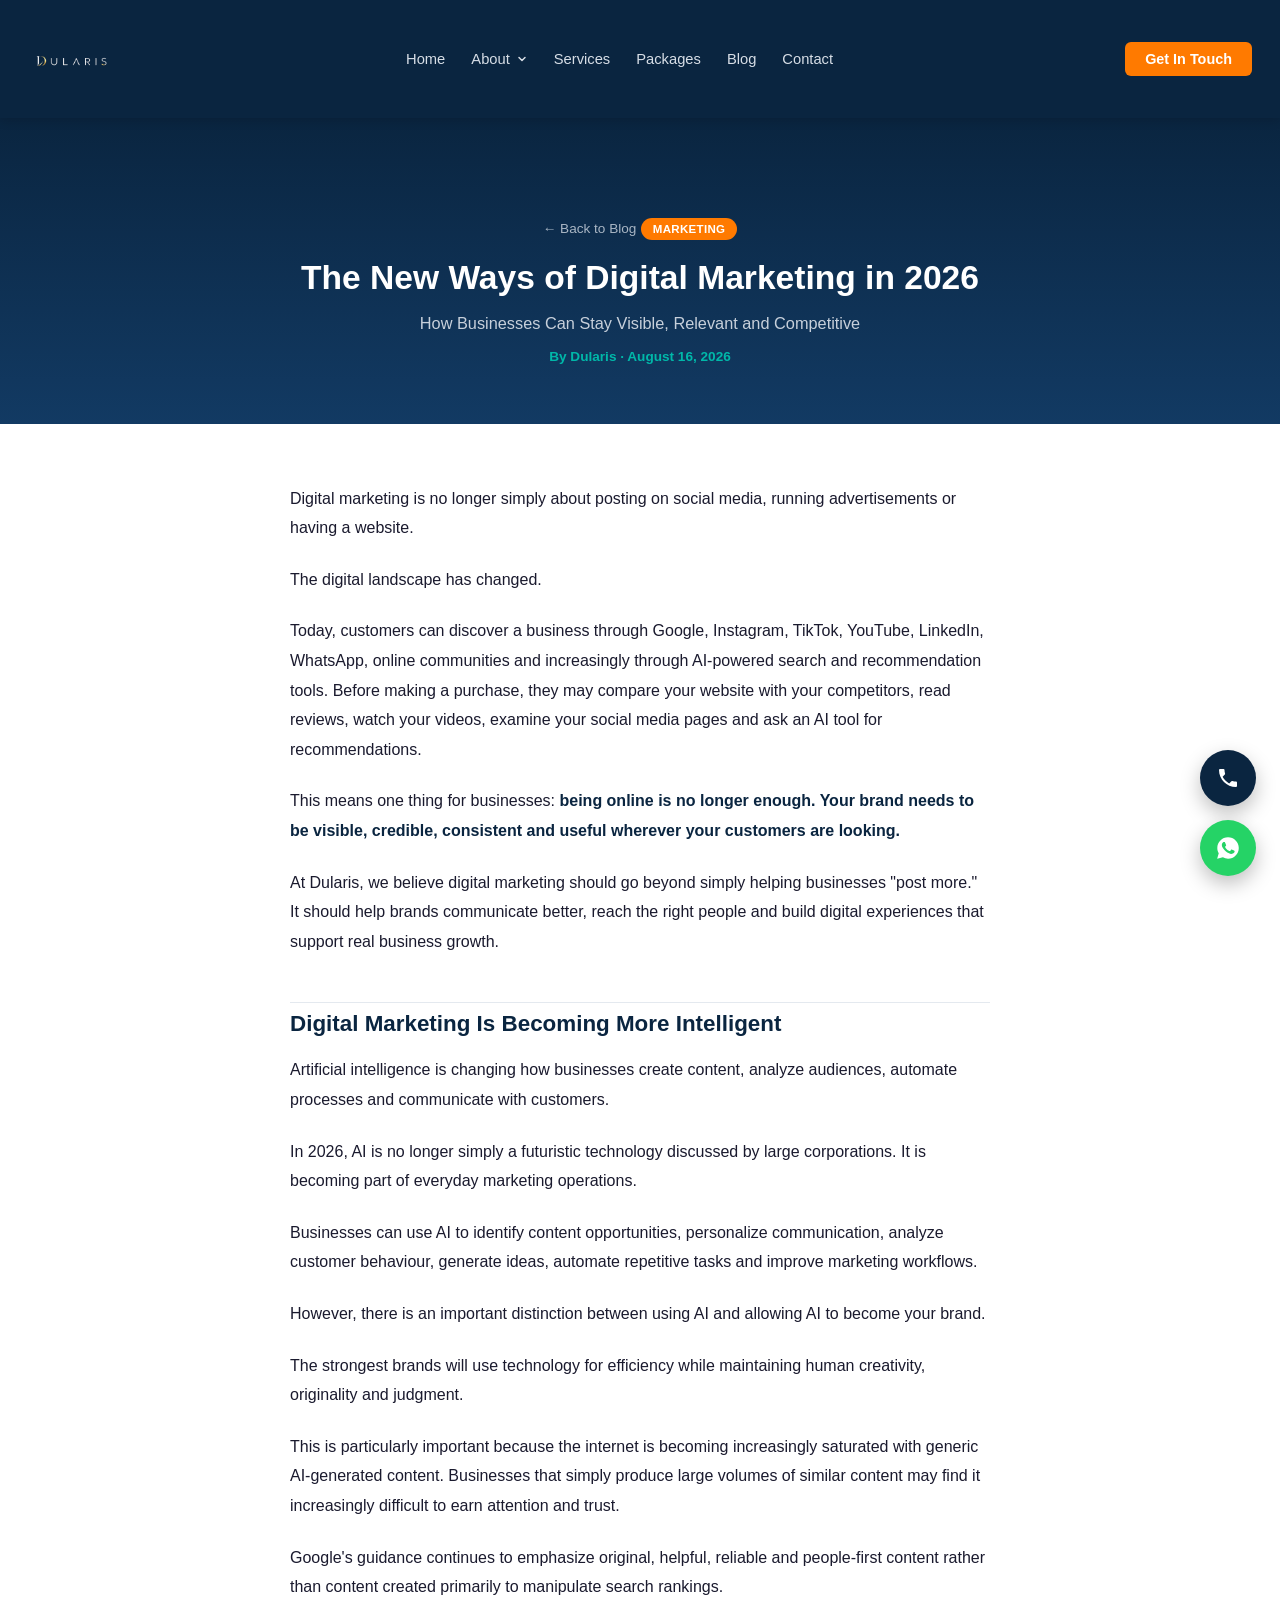
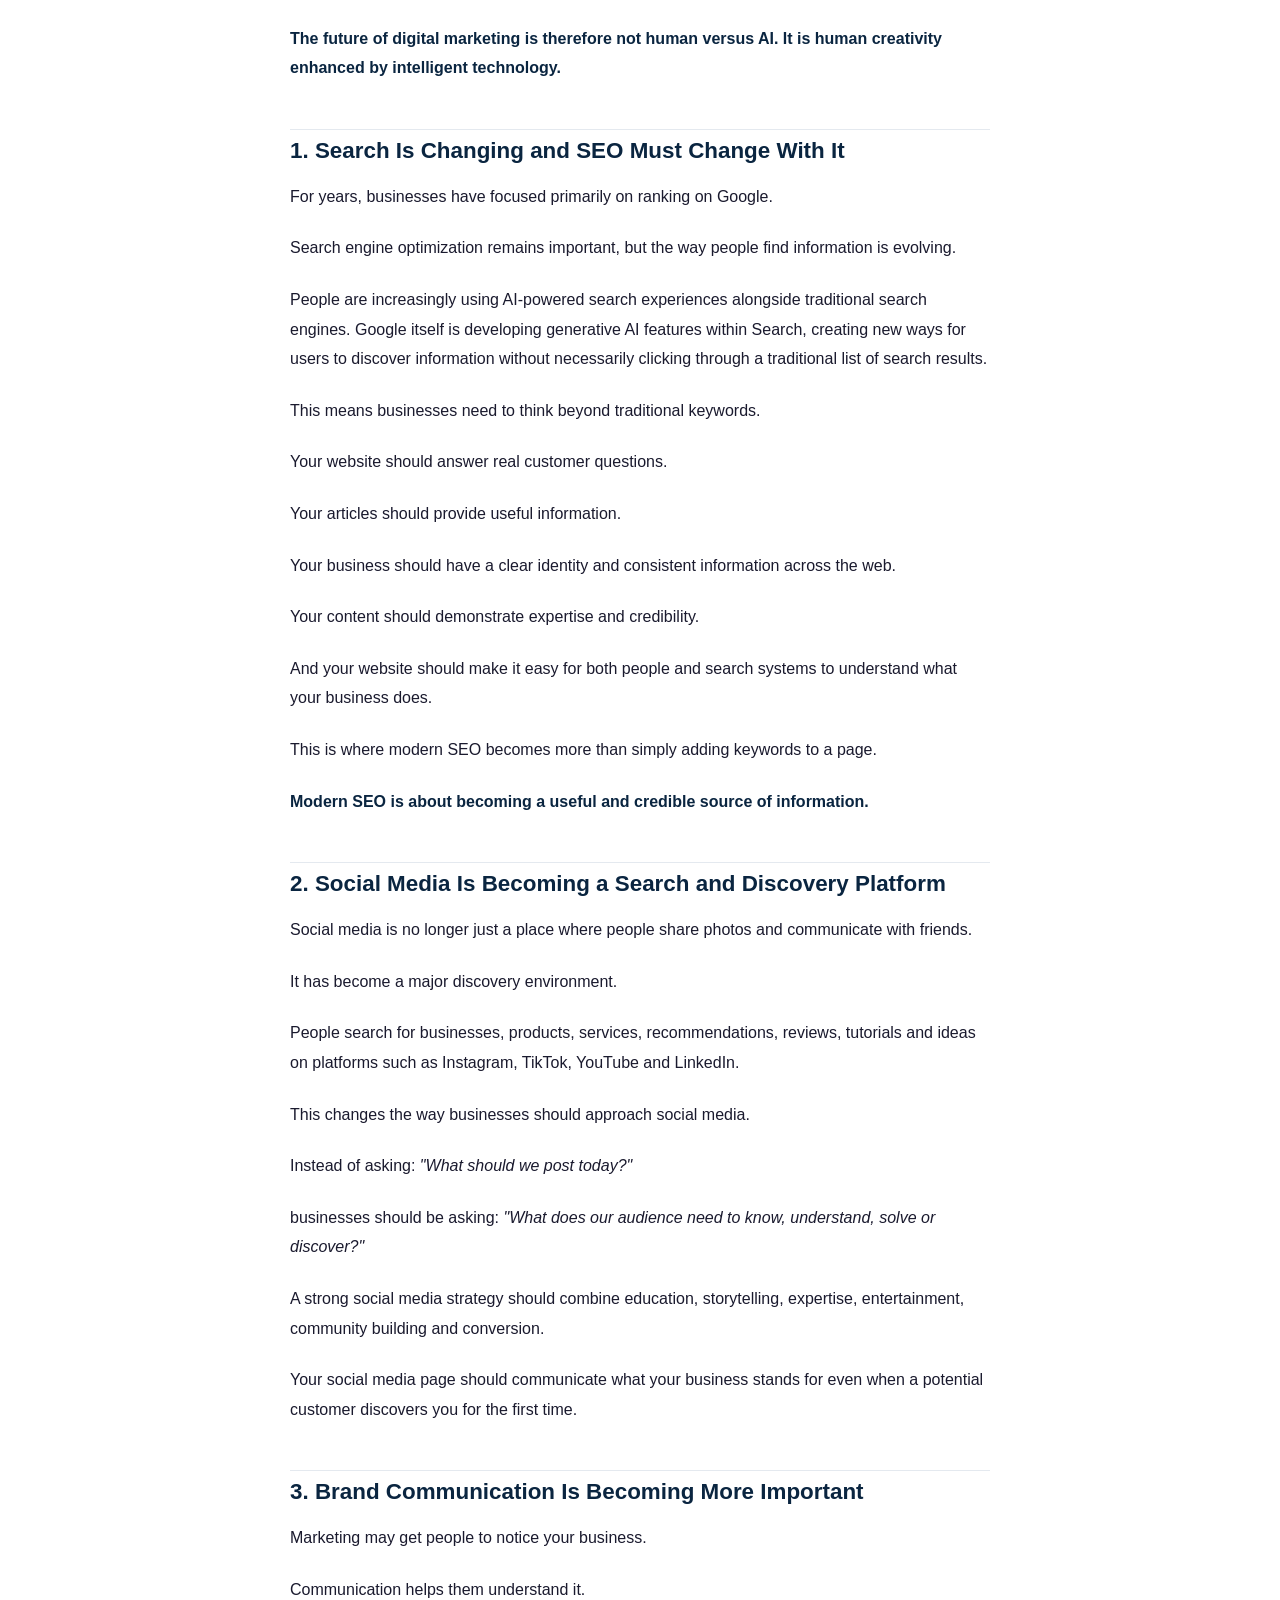
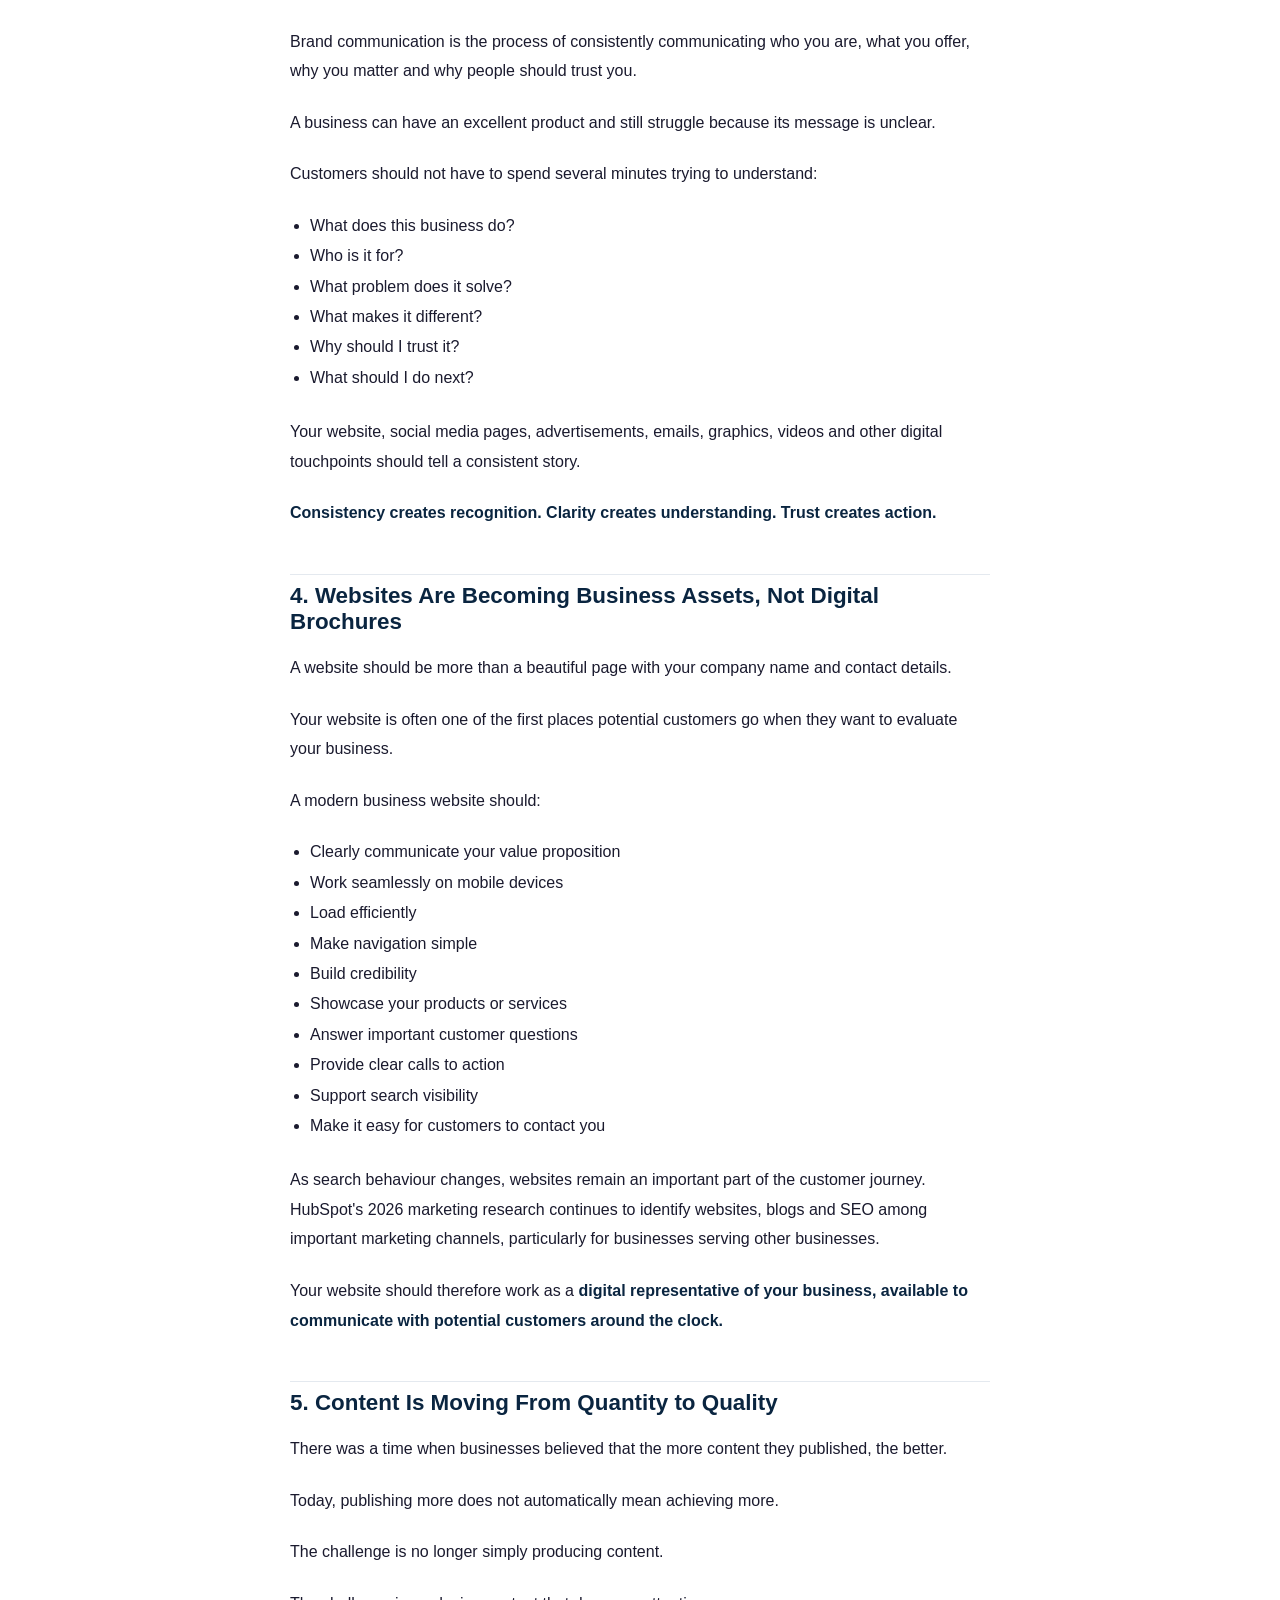
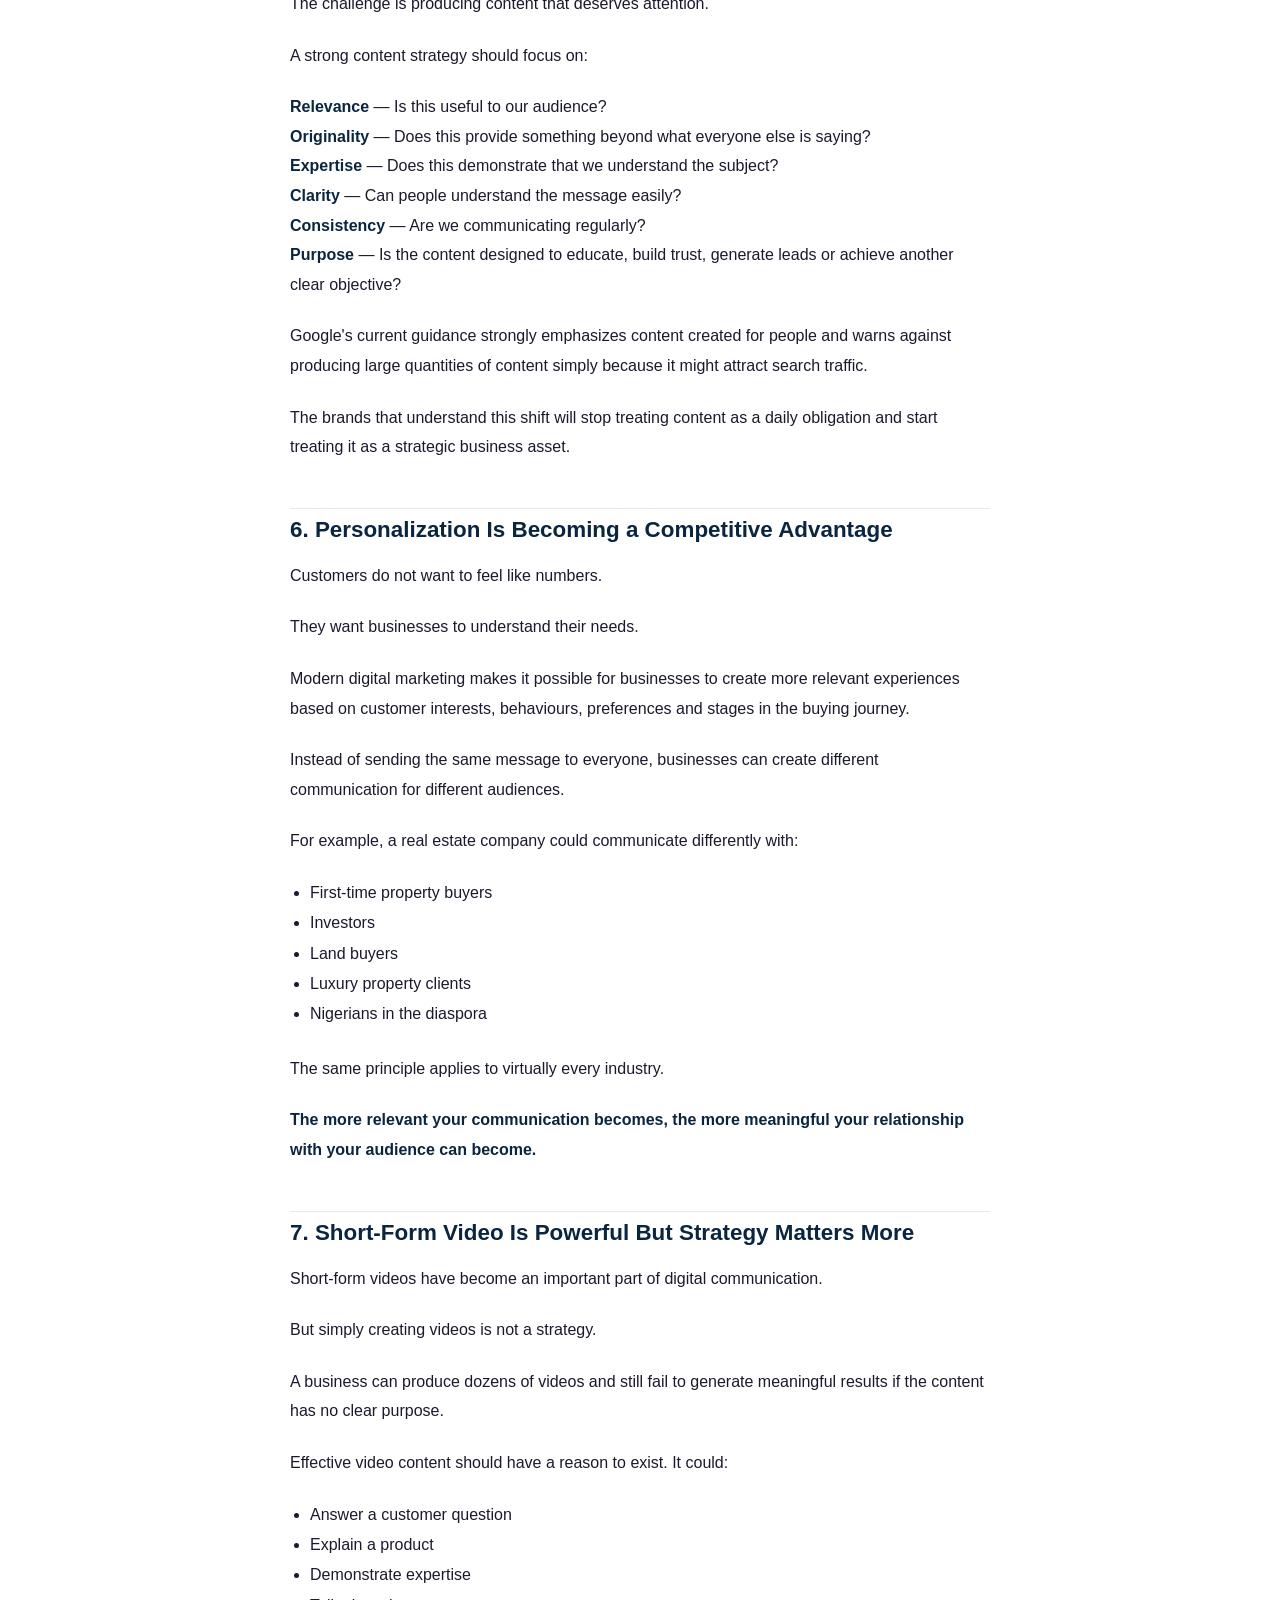
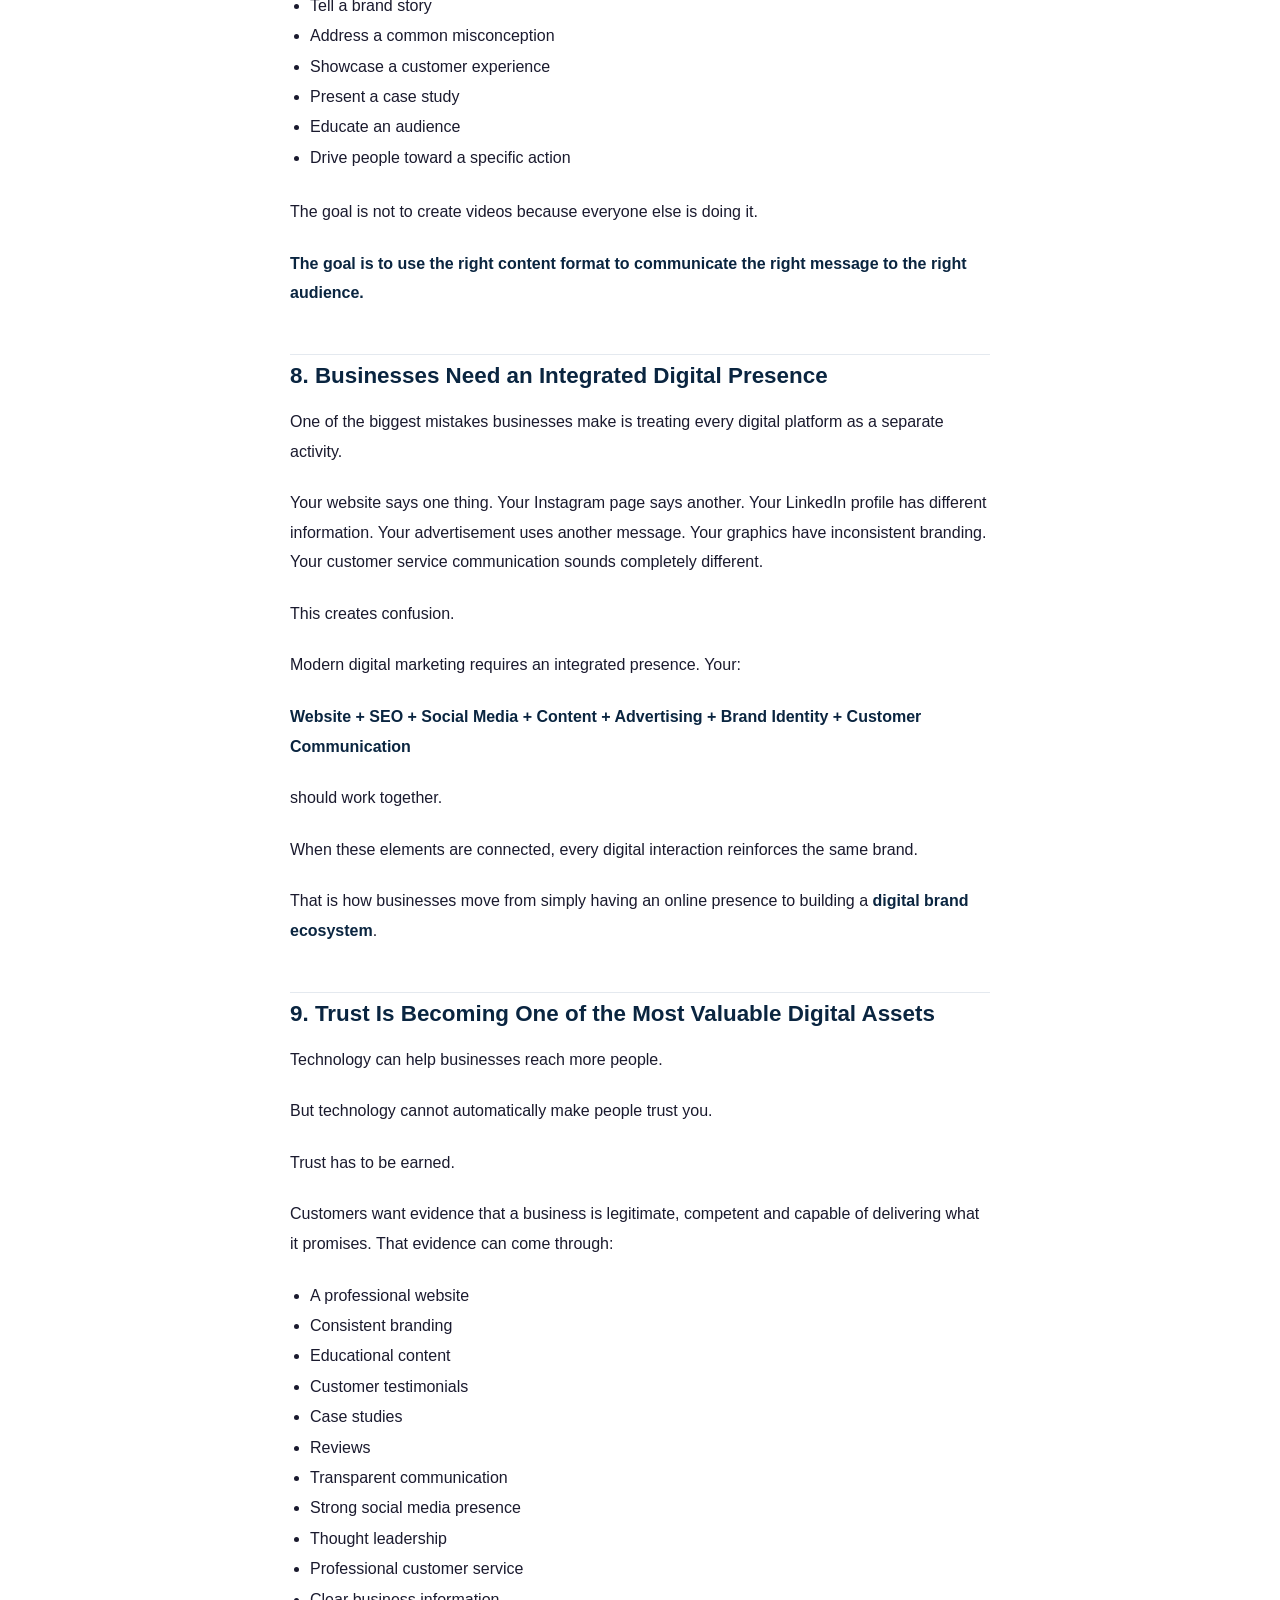
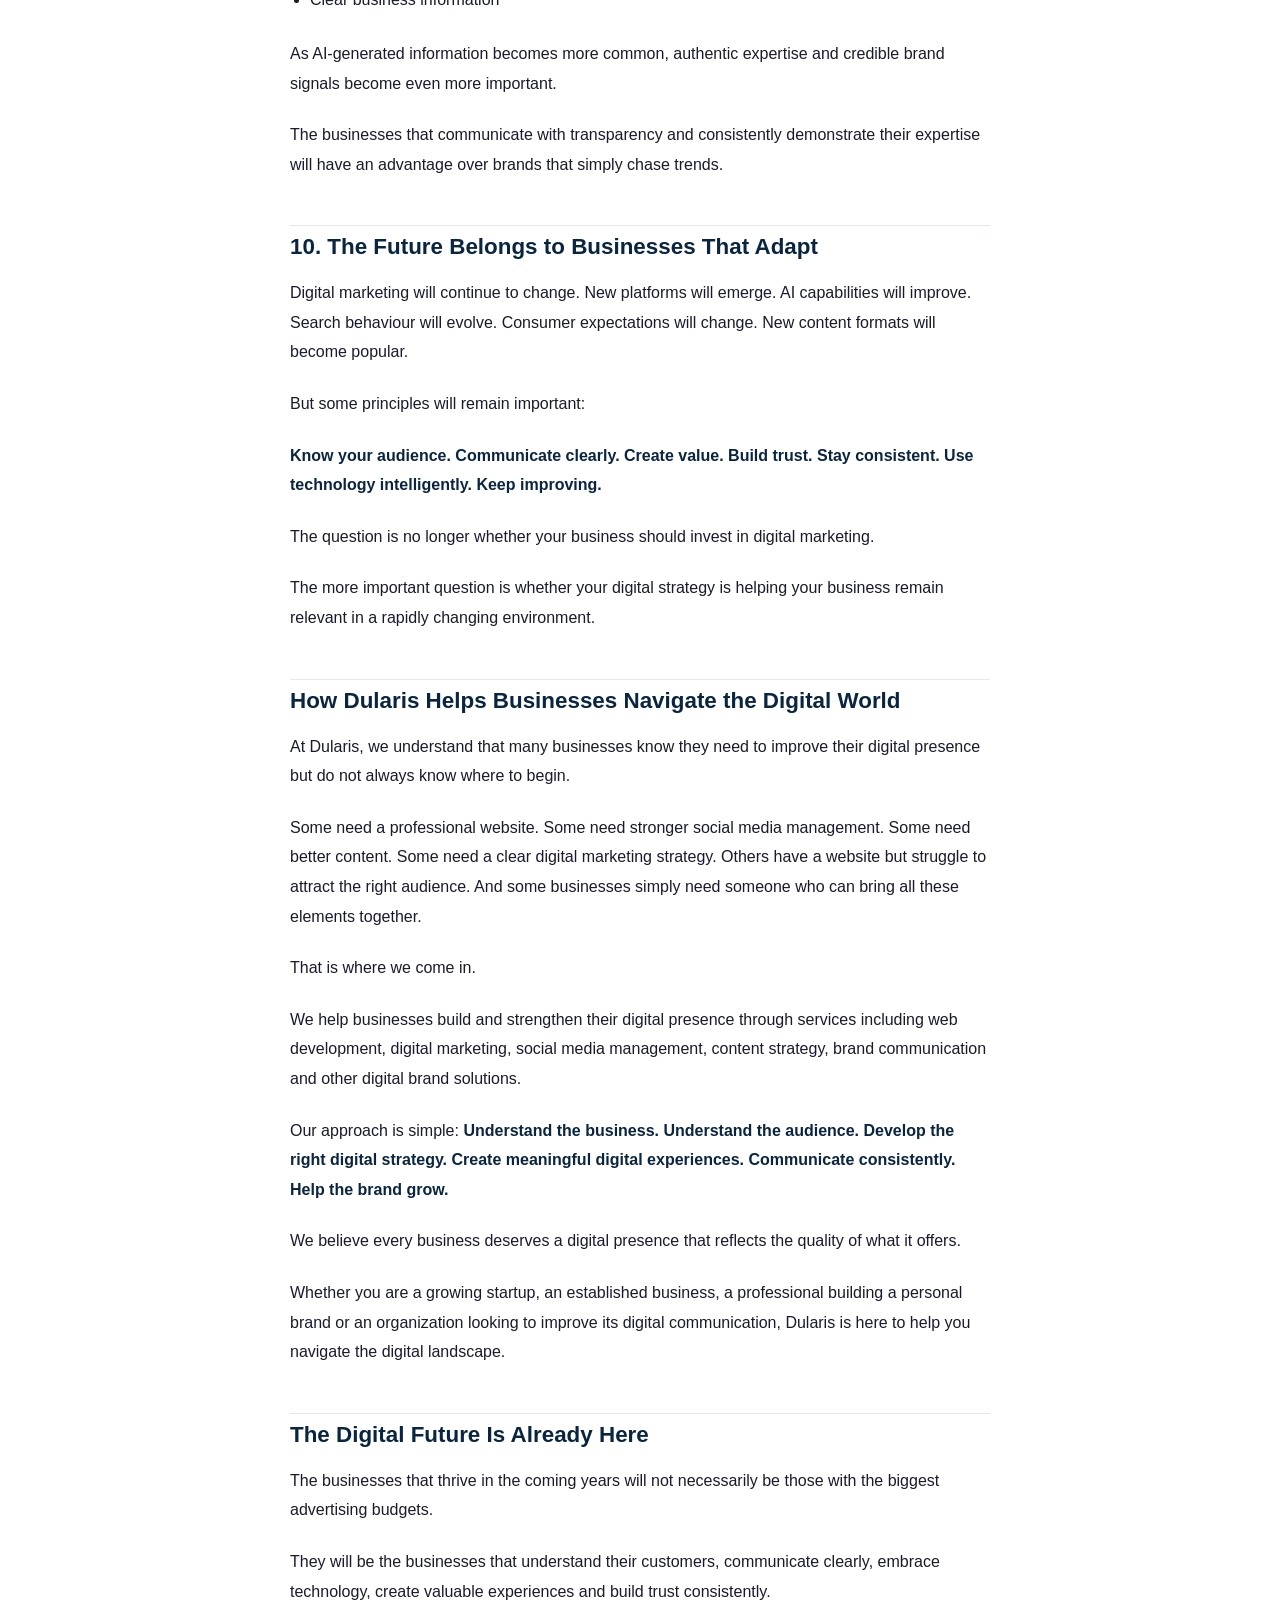
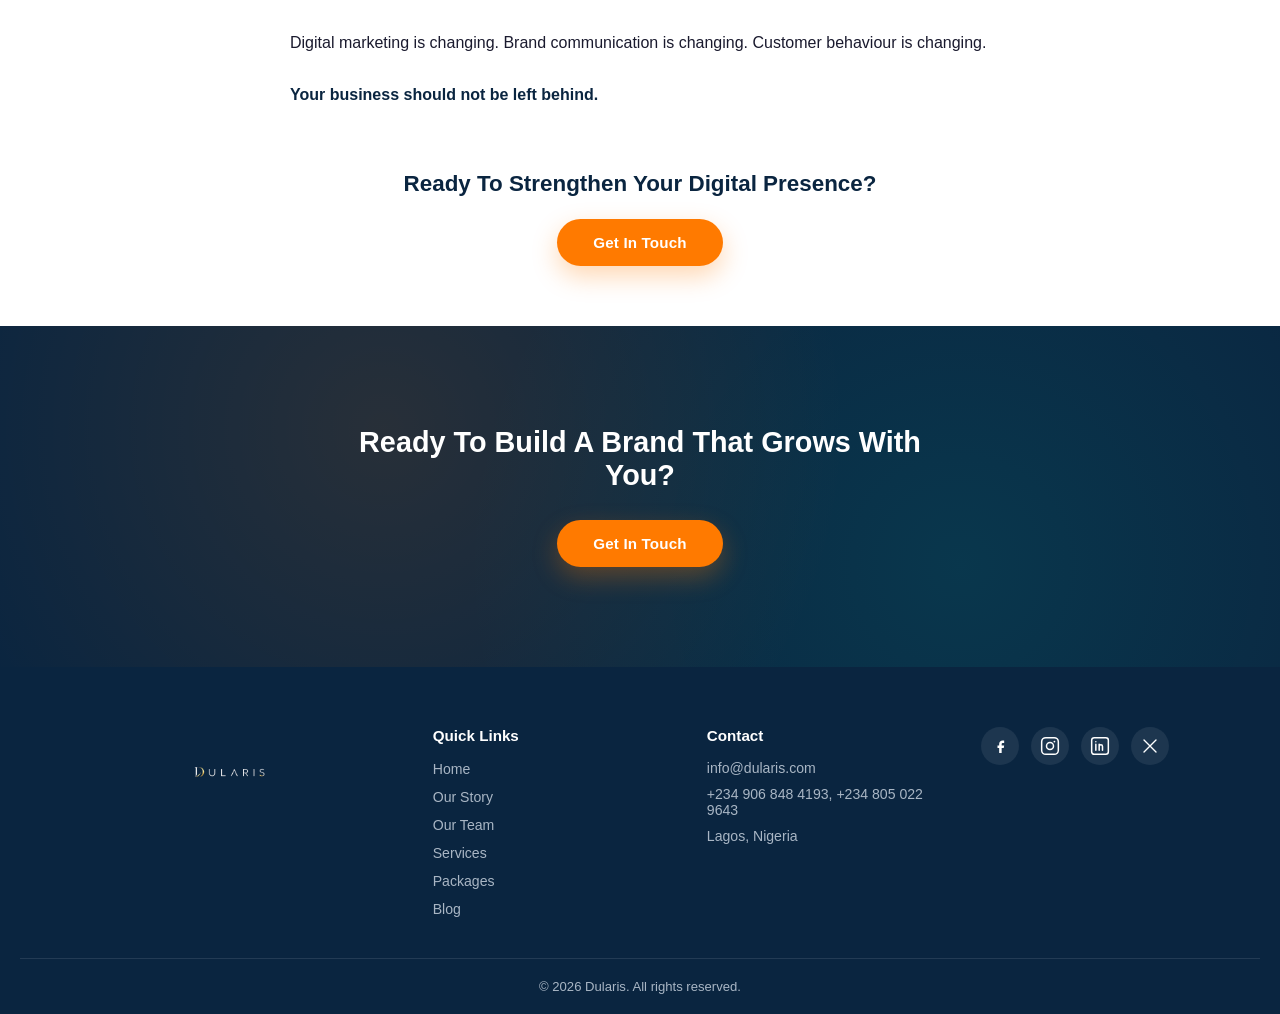
<file: blog-post-1.html>
<!doctype html>
<html lang="en">
  <head>
    <meta charset="UTF-8" />
    <meta name="viewport" content="width=device-width, initial-scale=1.0" />

    <!-- FAVICON (browser tab icon + Google search icon) -->
    <link
      rel="icon"
      type="image/png"
      sizes="32x32"
      href="img/favicon-dularis-32.png"
    />
    <link
      rel="icon"
      type="image/png"
      sizes="16x16"
      href="img/favicon-dularis-16.png"
    />
    <link
      rel="icon"
      type="image/png"
      sizes="192x192"
      href="img/favicon-dularis-192.png"
    />
    <link
      rel="apple-touch-icon"
      sizes="180x180"
      href="img/favicon-dularis-180.png"
    />
    <link
      rel="shortcut icon"
      href="img/favicon-dularis-32.png"
      type="image/png"
    />

    <!-- SOCIAL MEDIA LINK PREVIEWS (WhatsApp, Facebook, LinkedIn) -->
    <meta
      property="og:title"
      content="The New Ways of Digital Marketing in 2026 | Dularis"
    />
    <meta
      property="og:description"
      content="A look at how digital marketing is evolving in 2026 and what businesses need to know to stay ahead."
    />
    <meta
      property="og:image"
      content="https://dularis.com/img/Dularis-logo.jpeg"
    />
    <meta property="og:url" content="https://dularis.com/blog-post-1.html" />
    <meta property="og:type" content="article" />

    <!-- TWITTER/X LINK PREVIEWS -->
    <meta name="twitter:card" content="summary" />
    <meta
      name="twitter:title"
      content="The New Ways of Digital Marketing in 2026 | Dularis"
    />
    <meta
      name="twitter:description"
      content="A look at how digital marketing is evolving in 2026 and what businesses need to know to stay ahead."
    />
    <meta
      name="twitter:image"
      content="https://dularis.com/img/Dularis-logo.jpeg"
    />

    <title>The New Ways of Digital Marketing in 2026 | Dularis</title>
    <link rel="canonical" href="https://dularis.com/blog-post-1.html" />
    <link rel="stylesheet" href="style.css" />
    <link rel="stylesheet" href="blog.css" />
    <link rel="stylesheet" href="blog-post-1.css" />
    <script type="application/ld+json">
      {
        "@context": "https://schema.org",
        "@type": "BlogPosting",
        "headline": "The New Ways of Digital Marketing and Brand Communication: How Businesses Can Stay Visible, Relevant and Competitive in 2026",
        "author": { "@type": "Organization", "name": "Dularis" },
        "publisher": {
          "@type": "Organization",
          "name": "Dularis",
          "logo": "https://dularis.com/img/dularis-logo.png"
        },
        "mainEntityOfPage": "https://dularis.com/blog-post-1.html",
        "datePublished": "2026-08-16",
        "dateModified": "2026-08-16",
        "description": "Being online isn't enough anymore. Here's how businesses can stay visible, credible, and competitive as search, AI, and customer behavior all shift."
      }
    </script>
  </head>
  <body>
    <!-- NAVBAR -->
    <nav class="navbar">
      <div class="logo">
        <a href="index.html">
          <img src="img/dularis.png" alt="Dularis" class="logo-img"
        /></a>
      </div>
      <button class="nav-toggle" id="navToggle" aria-label="Toggle menu">
        <span></span><span></span><span></span>
      </button>
      <div class="mobile-nav-overlay" id="navLinks">
        <ul class="nav-links">
          <li><a href="index.html">Home</a></li>
          <li class="nav-dropdown">
            <button class="nav-dropdown-trigger" id="aboutDropdownTrigger">
              About
              <svg
                class="dropdown-caret"
                width="12"
                height="12"
                viewBox="0 0 16 16"
                fill="none"
              >
                <path
                  d="M4 6L8 10L12 6"
                  stroke="currentColor"
                  stroke-width="2"
                  stroke-linecap="round"
                  stroke-linejoin="round"
                />
              </svg>
            </button>
            <div class="nav-dropdown-panel" id="aboutDropdownPanel">
              <a href="about.html" class="dropdown-link">Our Story</a>
              <a href="team.html" class="dropdown-link">Our Team</a>
            </div>
          </li>
          <li><a href="services.html">Services</a></li>
          <li><a href="index.html#packages">Packages</a></li>
          <li><a href="blog.html">Blog</a></li>
          <li><a href="index.html#contact">Contact</a></li>
        </ul>
        <a href="index.html#contact" class="nav-cta-mobile-link"
          >Get In Touch</a
        >
      </div>
      <a href="index.html#contact" class="nav-cta">Get In Touch</a>
    </nav>

    <!-- POST HEADER -->
    <section class="post-header">
      <a href="blog.html" class="post-back">&larr; Back to Blog</a>
      <span class="blog-tag post-tag">Marketing</span>
      <h1>The New Ways of Digital Marketing in 2026</h1>
      <p class="post-sub">
        How Businesses Can Stay Visible, Relevant and Competitive
      </p>
      <p class="post-meta">By Dularis &middot; August 16, 2026</p>
    </section>

    <!-- POST BODY -->
    <article class="post-body">
      <p>
        Digital marketing is no longer simply about posting on social media,
        running advertisements or having a website.
      </p>
      <p>The digital landscape has changed.</p>
      <p>
        Today, customers can discover a business through Google, Instagram,
        TikTok, YouTube, LinkedIn, WhatsApp, online communities and increasingly
        through AI-powered search and recommendation tools. Before making a
        purchase, they may compare your website with your competitors, read
        reviews, watch your videos, examine your social media pages and ask an
        AI tool for recommendations.
      </p>
      <p>
        This means one thing for businesses:
        <strong
          >being online is no longer enough. Your brand needs to be visible,
          credible, consistent and useful wherever your customers are
          looking.</strong
        >
      </p>
      <p>
        At Dularis, we believe digital marketing should go beyond simply helping
        businesses "post more." It should help brands communicate better, reach
        the right people and build digital experiences that support real
        business growth.
      </p>

      <h2>Digital Marketing Is Becoming More Intelligent</h2>
      <p>
        Artificial intelligence is changing how businesses create content,
        analyze audiences, automate processes and communicate with customers.
      </p>
      <p>
        In 2026, AI is no longer simply a futuristic technology discussed by
        large corporations. It is becoming part of everyday marketing
        operations.
      </p>
      <p>
        Businesses can use AI to identify content opportunities, personalize
        communication, analyze customer behaviour, generate ideas, automate
        repetitive tasks and improve marketing workflows.
      </p>
      <p>
        However, there is an important distinction between using AI and allowing
        AI to become your brand.
      </p>
      <p>
        The strongest brands will use technology for efficiency while
        maintaining human creativity, originality and judgment.
      </p>
      <p>
        This is particularly important because the internet is becoming
        increasingly saturated with generic AI-generated content. Businesses
        that simply produce large volumes of similar content may find it
        increasingly difficult to earn attention and trust.
      </p>
      <p>
        Google's guidance continues to emphasize original, helpful, reliable and
        people-first content rather than content created primarily to manipulate
        search rankings.
      </p>
      <p>
        <strong
          >The future of digital marketing is therefore not human versus AI. It
          is human creativity enhanced by intelligent technology.</strong
        >
      </p>

      <h2>1. Search Is Changing and SEO Must Change With It</h2>
      <p>For years, businesses have focused primarily on ranking on Google.</p>
      <p>
        Search engine optimization remains important, but the way people find
        information is evolving.
      </p>
      <p>
        People are increasingly using AI-powered search experiences alongside
        traditional search engines. Google itself is developing generative AI
        features within Search, creating new ways for users to discover
        information without necessarily clicking through a traditional list of
        search results.
      </p>
      <p>This means businesses need to think beyond traditional keywords.</p>
      <p>Your website should answer real customer questions.</p>
      <p>Your articles should provide useful information.</p>
      <p>
        Your business should have a clear identity and consistent information
        across the web.
      </p>
      <p>Your content should demonstrate expertise and credibility.</p>
      <p>
        And your website should make it easy for both people and search systems
        to understand what your business does.
      </p>
      <p>
        This is where modern SEO becomes more than simply adding keywords to a
        page.
      </p>
      <p>
        <strong
          >Modern SEO is about becoming a useful and credible source of
          information.</strong
        >
      </p>

      <h2>2. Social Media Is Becoming a Search and Discovery Platform</h2>
      <p>
        Social media is no longer just a place where people share photos and
        communicate with friends.
      </p>
      <p>It has become a major discovery environment.</p>
      <p>
        People search for businesses, products, services, recommendations,
        reviews, tutorials and ideas on platforms such as Instagram, TikTok,
        YouTube and LinkedIn.
      </p>
      <p>This changes the way businesses should approach social media.</p>
      <p>Instead of asking: <em>"What should we post today?"</em></p>
      <p>
        businesses should be asking:
        <em
          >"What does our audience need to know, understand, solve or
          discover?"</em
        >
      </p>
      <p>
        A strong social media strategy should combine education, storytelling,
        expertise, entertainment, community building and conversion.
      </p>
      <p>
        Your social media page should communicate what your business stands for
        even when a potential customer discovers you for the first time.
      </p>

      <h2>3. Brand Communication Is Becoming More Important</h2>
      <p>Marketing may get people to notice your business.</p>
      <p>Communication helps them understand it.</p>
      <p>
        Brand communication is the process of consistently communicating who you
        are, what you offer, why you matter and why people should trust you.
      </p>
      <p>
        A business can have an excellent product and still struggle because its
        message is unclear.
      </p>
      <p>
        Customers should not have to spend several minutes trying to understand:
      </p>
      <ul>
        <li>What does this business do?</li>
        <li>Who is it for?</li>
        <li>What problem does it solve?</li>
        <li>What makes it different?</li>
        <li>Why should I trust it?</li>
        <li>What should I do next?</li>
      </ul>
      <p>
        Your website, social media pages, advertisements, emails, graphics,
        videos and other digital touchpoints should tell a consistent story.
      </p>
      <p>
        <strong
          >Consistency creates recognition. Clarity creates understanding. Trust
          creates action.</strong
        >
      </p>

      <h2>4. Websites Are Becoming Business Assets, Not Digital Brochures</h2>
      <p>
        A website should be more than a beautiful page with your company name
        and contact details.
      </p>
      <p>
        Your website is often one of the first places potential customers go
        when they want to evaluate your business.
      </p>
      <p>A modern business website should:</p>
      <ul>
        <li>Clearly communicate your value proposition</li>
        <li>Work seamlessly on mobile devices</li>
        <li>Load efficiently</li>
        <li>Make navigation simple</li>
        <li>Build credibility</li>
        <li>Showcase your products or services</li>
        <li>Answer important customer questions</li>
        <li>Provide clear calls to action</li>
        <li>Support search visibility</li>
        <li>Make it easy for customers to contact you</li>
      </ul>
      <p>
        As search behaviour changes, websites remain an important part of the
        customer journey. HubSpot's 2026 marketing research continues to
        identify websites, blogs and SEO among important marketing channels,
        particularly for businesses serving other businesses.
      </p>
      <p>
        Your website should therefore work as a
        <strong
          >digital representative of your business, available to communicate
          with potential customers around the clock.</strong
        >
      </p>

      <h2>5. Content Is Moving From Quantity to Quality</h2>
      <p>
        There was a time when businesses believed that the more content they
        published, the better.
      </p>
      <p>Today, publishing more does not automatically mean achieving more.</p>
      <p>The challenge is no longer simply producing content.</p>
      <p>The challenge is producing content that deserves attention.</p>
      <p>A strong content strategy should focus on:</p>
      <p>
        <strong>Relevance</strong> — Is this useful to our audience?<br />
        <strong>Originality</strong> — Does this provide something beyond what
        everyone else is saying?<br />
        <strong>Expertise</strong> — Does this demonstrate that we understand
        the subject?<br />
        <strong>Clarity</strong> — Can people understand the message easily?<br />
        <strong>Consistency</strong> — Are we communicating regularly?<br />
        <strong>Purpose</strong> — Is the content designed to educate, build
        trust, generate leads or achieve another clear objective?
      </p>
      <p>
        Google's current guidance strongly emphasizes content created for people
        and warns against producing large quantities of content simply because
        it might attract search traffic.
      </p>
      <p>
        The brands that understand this shift will stop treating content as a
        daily obligation and start treating it as a strategic business asset.
      </p>

      <h2>6. Personalization Is Becoming a Competitive Advantage</h2>
      <p>Customers do not want to feel like numbers.</p>
      <p>They want businesses to understand their needs.</p>
      <p>
        Modern digital marketing makes it possible for businesses to create more
        relevant experiences based on customer interests, behaviours,
        preferences and stages in the buying journey.
      </p>
      <p>
        Instead of sending the same message to everyone, businesses can create
        different communication for different audiences.
      </p>
      <p>
        For example, a real estate company could communicate differently with:
      </p>
      <ul>
        <li>First-time property buyers</li>
        <li>Investors</li>
        <li>Land buyers</li>
        <li>Luxury property clients</li>
        <li>Nigerians in the diaspora</li>
      </ul>
      <p>The same principle applies to virtually every industry.</p>
      <p>
        <strong
          >The more relevant your communication becomes, the more meaningful
          your relationship with your audience can become.</strong
        >
      </p>

      <h2>7. Short-Form Video Is Powerful But Strategy Matters More</h2>
      <p>
        Short-form videos have become an important part of digital
        communication.
      </p>
      <p>But simply creating videos is not a strategy.</p>
      <p>
        A business can produce dozens of videos and still fail to generate
        meaningful results if the content has no clear purpose.
      </p>
      <p>Effective video content should have a reason to exist. It could:</p>
      <ul>
        <li>Answer a customer question</li>
        <li>Explain a product</li>
        <li>Demonstrate expertise</li>
        <li>Tell a brand story</li>
        <li>Address a common misconception</li>
        <li>Showcase a customer experience</li>
        <li>Present a case study</li>
        <li>Educate an audience</li>
        <li>Drive people toward a specific action</li>
      </ul>
      <p>The goal is not to create videos because everyone else is doing it.</p>
      <p>
        <strong
          >The goal is to use the right content format to communicate the right
          message to the right audience.</strong
        >
      </p>

      <h2>8. Businesses Need an Integrated Digital Presence</h2>
      <p>
        One of the biggest mistakes businesses make is treating every digital
        platform as a separate activity.
      </p>
      <p>
        Your website says one thing. Your Instagram page says another. Your
        LinkedIn profile has different information. Your advertisement uses
        another message. Your graphics have inconsistent branding. Your customer
        service communication sounds completely different.
      </p>
      <p>This creates confusion.</p>
      <p>Modern digital marketing requires an integrated presence. Your:</p>
      <p>
        <strong
          >Website + SEO + Social Media + Content + Advertising + Brand Identity
          + Customer Communication</strong
        >
      </p>
      <p>should work together.</p>
      <p>
        When these elements are connected, every digital interaction reinforces
        the same brand.
      </p>
      <p>
        That is how businesses move from simply having an online presence to
        building a <strong>digital brand ecosystem</strong>.
      </p>

      <h2>9. Trust Is Becoming One of the Most Valuable Digital Assets</h2>
      <p>Technology can help businesses reach more people.</p>
      <p>But technology cannot automatically make people trust you.</p>
      <p>Trust has to be earned.</p>
      <p>
        Customers want evidence that a business is legitimate, competent and
        capable of delivering what it promises. That evidence can come through:
      </p>
      <ul>
        <li>A professional website</li>
        <li>Consistent branding</li>
        <li>Educational content</li>
        <li>Customer testimonials</li>
        <li>Case studies</li>
        <li>Reviews</li>
        <li>Transparent communication</li>
        <li>Strong social media presence</li>
        <li>Thought leadership</li>
        <li>Professional customer service</li>
        <li>Clear business information</li>
      </ul>
      <p>
        As AI-generated information becomes more common, authentic expertise and
        credible brand signals become even more important.
      </p>
      <p>
        The businesses that communicate with transparency and consistently
        demonstrate their expertise will have an advantage over brands that
        simply chase trends.
      </p>

      <h2>10. The Future Belongs to Businesses That Adapt</h2>
      <p>
        Digital marketing will continue to change. New platforms will emerge. AI
        capabilities will improve. Search behaviour will evolve. Consumer
        expectations will change. New content formats will become popular.
      </p>
      <p>But some principles will remain important:</p>
      <p>
        <strong
          >Know your audience. Communicate clearly. Create value. Build trust.
          Stay consistent. Use technology intelligently. Keep improving.</strong
        >
      </p>
      <p>
        The question is no longer whether your business should invest in digital
        marketing.
      </p>
      <p>
        The more important question is whether your digital strategy is helping
        your business remain relevant in a rapidly changing environment.
      </p>

      <h2>How Dularis Helps Businesses Navigate the Digital World</h2>
      <p>
        At Dularis, we understand that many businesses know they need to improve
        their digital presence but do not always know where to begin.
      </p>
      <p>
        Some need a professional website. Some need stronger social media
        management. Some need better content. Some need a clear digital
        marketing strategy. Others have a website but struggle to attract the
        right audience. And some businesses simply need someone who can bring
        all these elements together.
      </p>
      <p>That is where we come in.</p>
      <p>
        We help businesses build and strengthen their digital presence through
        services including web development, digital marketing, social media
        management, content strategy, brand communication and other digital
        brand solutions.
      </p>
      <p>
        Our approach is simple:
        <strong
          >Understand the business. Understand the audience. Develop the right
          digital strategy. Create meaningful digital experiences. Communicate
          consistently. Help the brand grow.</strong
        >
      </p>
      <p>
        We believe every business deserves a digital presence that reflects the
        quality of what it offers.
      </p>
      <p>
        Whether you are a growing startup, an established business, a
        professional building a personal brand or an organization looking to
        improve its digital communication, Dularis is here to help you navigate
        the digital landscape.
      </p>

      <h2>The Digital Future Is Already Here</h2>
      <p>
        The businesses that thrive in the coming years will not necessarily be
        those with the biggest advertising budgets.
      </p>
      <p>
        They will be the businesses that understand their customers, communicate
        clearly, embrace technology, create valuable experiences and build trust
        consistently.
      </p>
      <p>
        Digital marketing is changing. Brand communication is changing. Customer
        behaviour is changing.
      </p>
      <p><strong>Your business should not be left behind.</strong></p>
    </article>

    <!-- POST CTA -->
    <section class="post-cta">
      <h2>Ready To Strengthen Your Digital Presence?</h2>
      <a href="index.html#contact" class="hero-cta">Get In Touch</a>
    </section>

    <!-- CLOSING CTA -->
    <section class="closing-cta-section">
      <div class="closing-cta-bg" aria-hidden="true"></div>
      <h2>Ready To Build A Brand That Grows With You?</h2>
      <a href="index.html#contact" class="hero-cta">Get In Touch</a>
    </section>

    <!-- FOOTER -->
    <footer class="site-footer">
      <div class="footer-grid">
        <div class="footer-brand">
          <a href="blog-post-1.html">
            <img src="img/dularis.png" alt="Dularis" class="footer-logo"
          /></a>
          <p class="footer-tagline">
            <!-- Transforming Brands. Empowering Businesses. -->
          </p>
        </div>

        <div class="footer-links">
          <h4>Quick Links</h4>
          <ul>
            <li><a href="index.html">Home</a></li>
            <li><a href="about.html">Our Story</a></li>
            <li><a href="team.html">Our Team</a></li>
            <li><a href="services.html">Services</a></li>
            <li><a href="index.html#packages">Packages</a></li>
            <li><a href="blog.html">Blog</a></li>
          </ul>
        </div>

        <div class="footer-contact">
          <h4>Contact</h4>
          <ul>
            <li>info@dularis.com</li>
            <li>+234 906 848 4193, +234 805 022 9643</li>
            <li>Lagos, Nigeria</li>
          </ul>
        </div>

        <div class="footer-social-icons">
          <a
            href="https://www.facebook.com/profile.php?id=61593355730630"
            aria-label="Facebook"
            class="social-icon"
          >
            <svg width="20" height="20" viewBox="0 0 24 24" fill="none">
              <path
                d="M15 8.5h2V5.5h-2c-2.2 0-4 1.8-4 4v2H9v3h2v6h3v-6h2.5l.5-3H14v-2c0-.5.5-1 1-1z"
                fill="white"
              />
            </svg>
          </a>
          <a
            href="https://www.instagram.com/dularis1/"
            aria-label="Instagram"
            class="social-icon"
          >
            <svg width="20" height="20" viewBox="0 0 24 24" fill="none">
              <rect
                x="2"
                y="2"
                width="20"
                height="20"
                rx="5"
                stroke="white"
                stroke-width="1.8"
              />
              <circle
                cx="12"
                cy="12"
                r="4.2"
                stroke="white"
                stroke-width="1.8"
              />
              <circle cx="17.3" cy="6.7" r="1.1" fill="white" />
            </svg>
          </a>
          <a
            href="https://www.linkedin.com/in/dularis-dularis-78239742a/"
            aria-label="LinkedIn"
            class="social-icon"
          >
            <svg width="20" height="20" viewBox="0 0 24 24" fill="none">
              <rect
                x="2"
                y="2"
                width="20"
                height="20"
                rx="3"
                stroke="white"
                stroke-width="1.8"
              />
              <path
                d="M7 10v7M7 7v.01M11 17v-4.5a2 2 0 0 1 4 0V17M11 17v-7"
                stroke="white"
                stroke-width="1.8"
                stroke-linecap="round"
              />
            </svg>
          </a>
          <a
            href="https://x.com/dularis_?s=11"
            aria-label="X"
            class="social-icon"
          >
            <svg width="18" height="18" viewBox="0 0 24 24" fill="none">
              <path
                d="M4 4l16 16M20 4L4 20"
                stroke="white"
                stroke-width="1.8"
                stroke-linecap="round"
              />
            </svg>
          </a>
        </div>
      </div>

      <div class="footer-bottom">
        <p>
          &copy; <span id="footerYear"></span> Dularis. All rights reserved.
        </p>
      </div>
    </footer>

    <!-- FLOATING CALL + WHATSAPP -->
    <div class="floating-contact">
      <a
        href="tel:+2349068484193"
        class="float-btn float-call"
        aria-label="Call Dularis"
      >
        <svg width="24" height="24" viewBox="0 0 24 24" fill="none">
          <path
            d="M6.62 10.79c1.44 2.83 3.76 5.14 6.59 6.59l2.2-2.2a1 1 0 0 1 1.01-.24c1.12.37 2.33.57 3.58.57a1 1 0 0 1 1 1V20a1 1 0 0 1-1 1C10.61 21 3 13.39 3 4a1 1 0 0 1 1-1h3.5a1 1 0 0 1 1 1c0 1.25.2 2.46.57 3.58a1 1 0 0 1-.25 1.01l-2.2 2.2z"
            fill="white"
          />
        </svg>
      </a>
      <a
        href="https://wa.me/2349068484193"
        class="float-btn float-whatsapp"
        target="_blank"
        aria-label="Chat on WhatsApp"
      >
        <svg width="26" height="26" viewBox="0 0 24 24" fill="none">
          <path
            d="M12.04 2C6.58 2 2.13 6.45 2.13 11.91c0 1.75.46 3.45 1.32 4.95L2 22l5.28-1.38a9.9 9.9 0 0 0 4.76 1.21h.01c5.46 0 9.9-4.45 9.9-9.91C21.96 6.45 17.5 2 12.04 2zm5.8 14.02c-.24.68-1.4 1.3-1.93 1.38-.5.08-1.13.11-1.82-.11-.42-.13-.96-.31-1.65-.6-2.9-1.25-4.79-4.17-4.94-4.36-.14-.19-1.18-1.57-1.18-3 0-1.43.75-2.13 1.02-2.42.27-.29.58-.36.78-.36.19 0 .39 0 .56.01.18.01.42-.07.65.5.24.58.82 2 .89 2.15.07.15.12.32.02.51-.1.19-.15.31-.29.48-.15.17-.31.38-.44.51-.15.15-.3.31-.13.6.17.29.75 1.24 1.62 2.01 1.11.99 2.05 1.3 2.34 1.44.29.15.46.13.63-.08.17-.2.72-.84.91-1.13.19-.29.39-.24.65-.14.27.1 1.69.8 1.98.94.29.15.48.22.55.34.07.13.07.75-.17 1.43z"
            fill="white"
          />
        </svg>
      </a>
    </div>

    <script>
      const navToggle = document.getElementById("navToggle");
      const navLinks = document.getElementById("navLinks");
      navToggle.addEventListener("click", () => {
        navLinks.classList.toggle("open");
        navToggle.classList.toggle("active");
        document.body.classList.toggle("nav-open");
      });

      const aboutTrigger = document.getElementById("aboutDropdownTrigger");
      const aboutPanel = document.getElementById("aboutDropdownPanel");
      aboutTrigger.addEventListener("click", (e) => {
        e.stopPropagation();
        aboutTrigger.classList.toggle("active");
        aboutPanel.classList.toggle("open");
      });
      document.addEventListener("click", (e) => {
        if (
          !aboutTrigger.contains(e.target) &&
          !aboutPanel.contains(e.target)
        ) {
          aboutTrigger.classList.remove("active");
          aboutPanel.classList.remove("open");
        }
      });

      document.getElementById("footerYear").textContent =
        new Date().getFullYear();
    </script>
  </body>
</html>
</file>
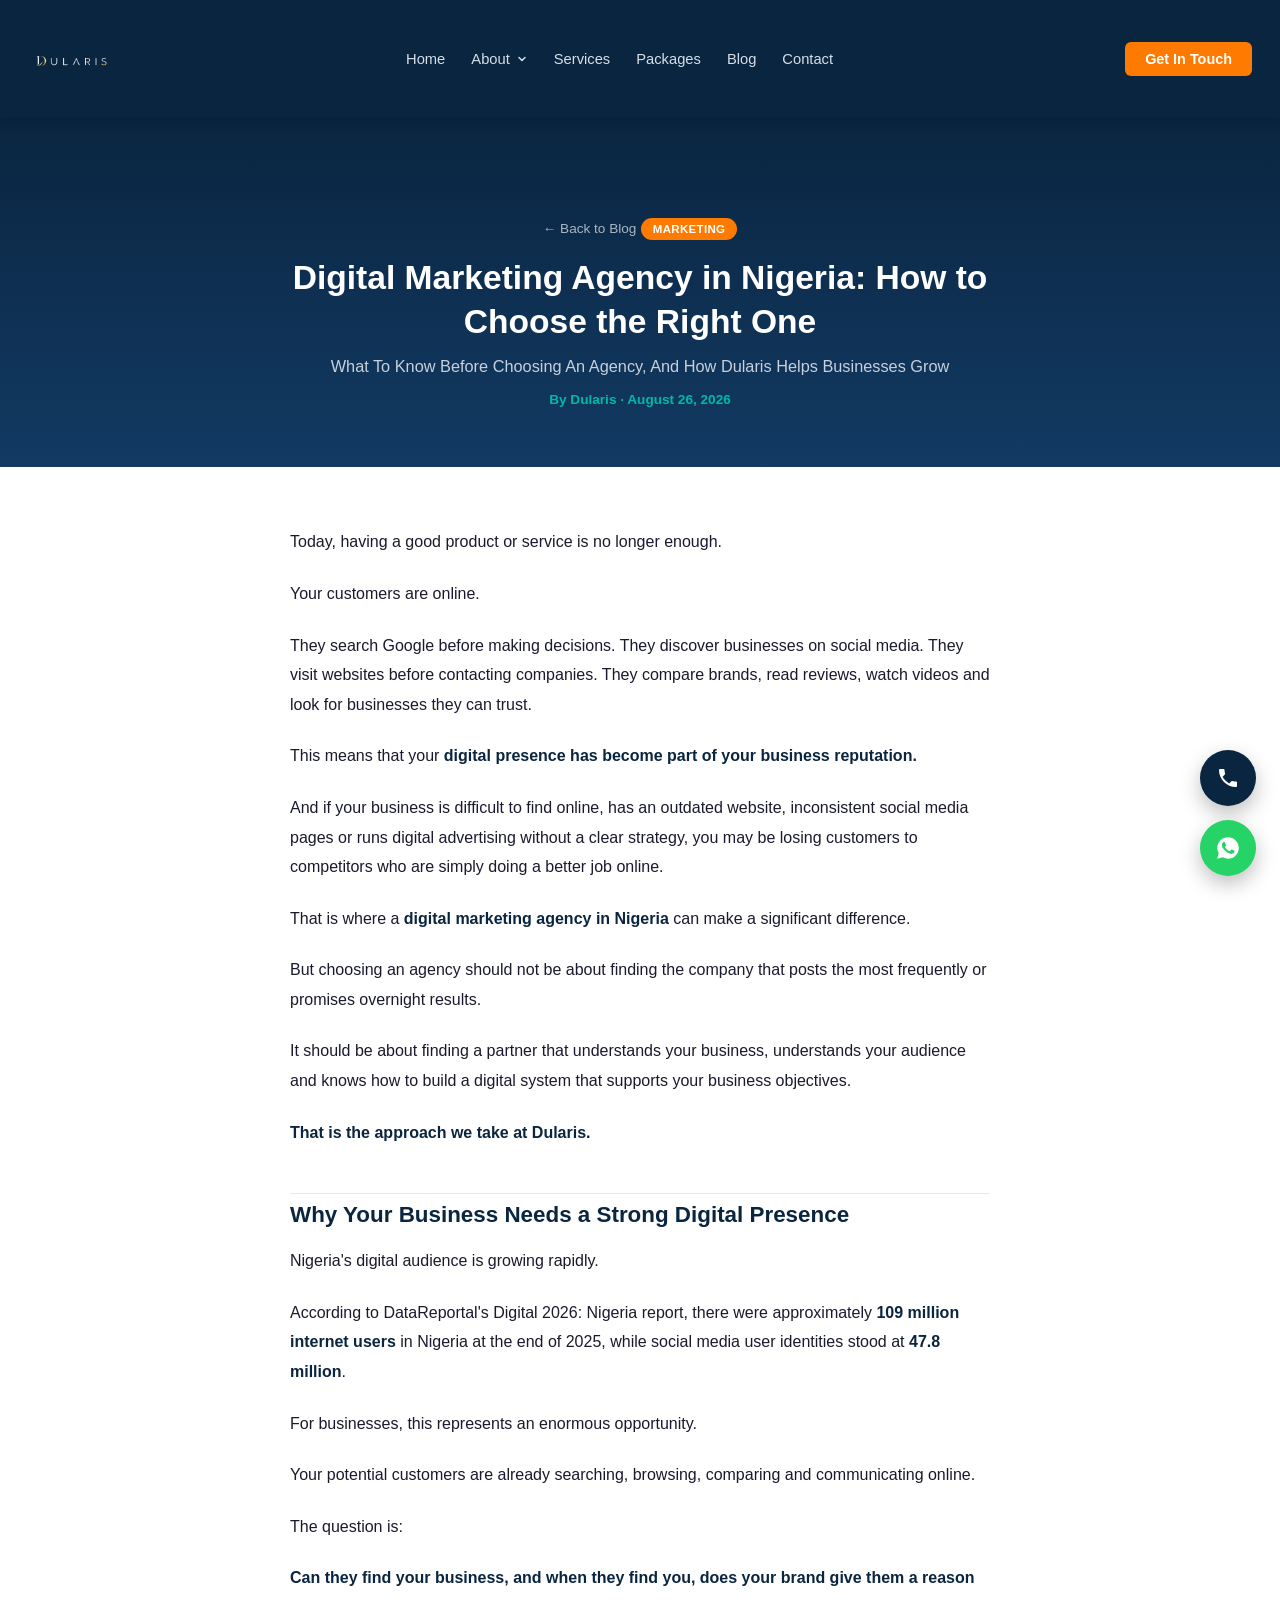
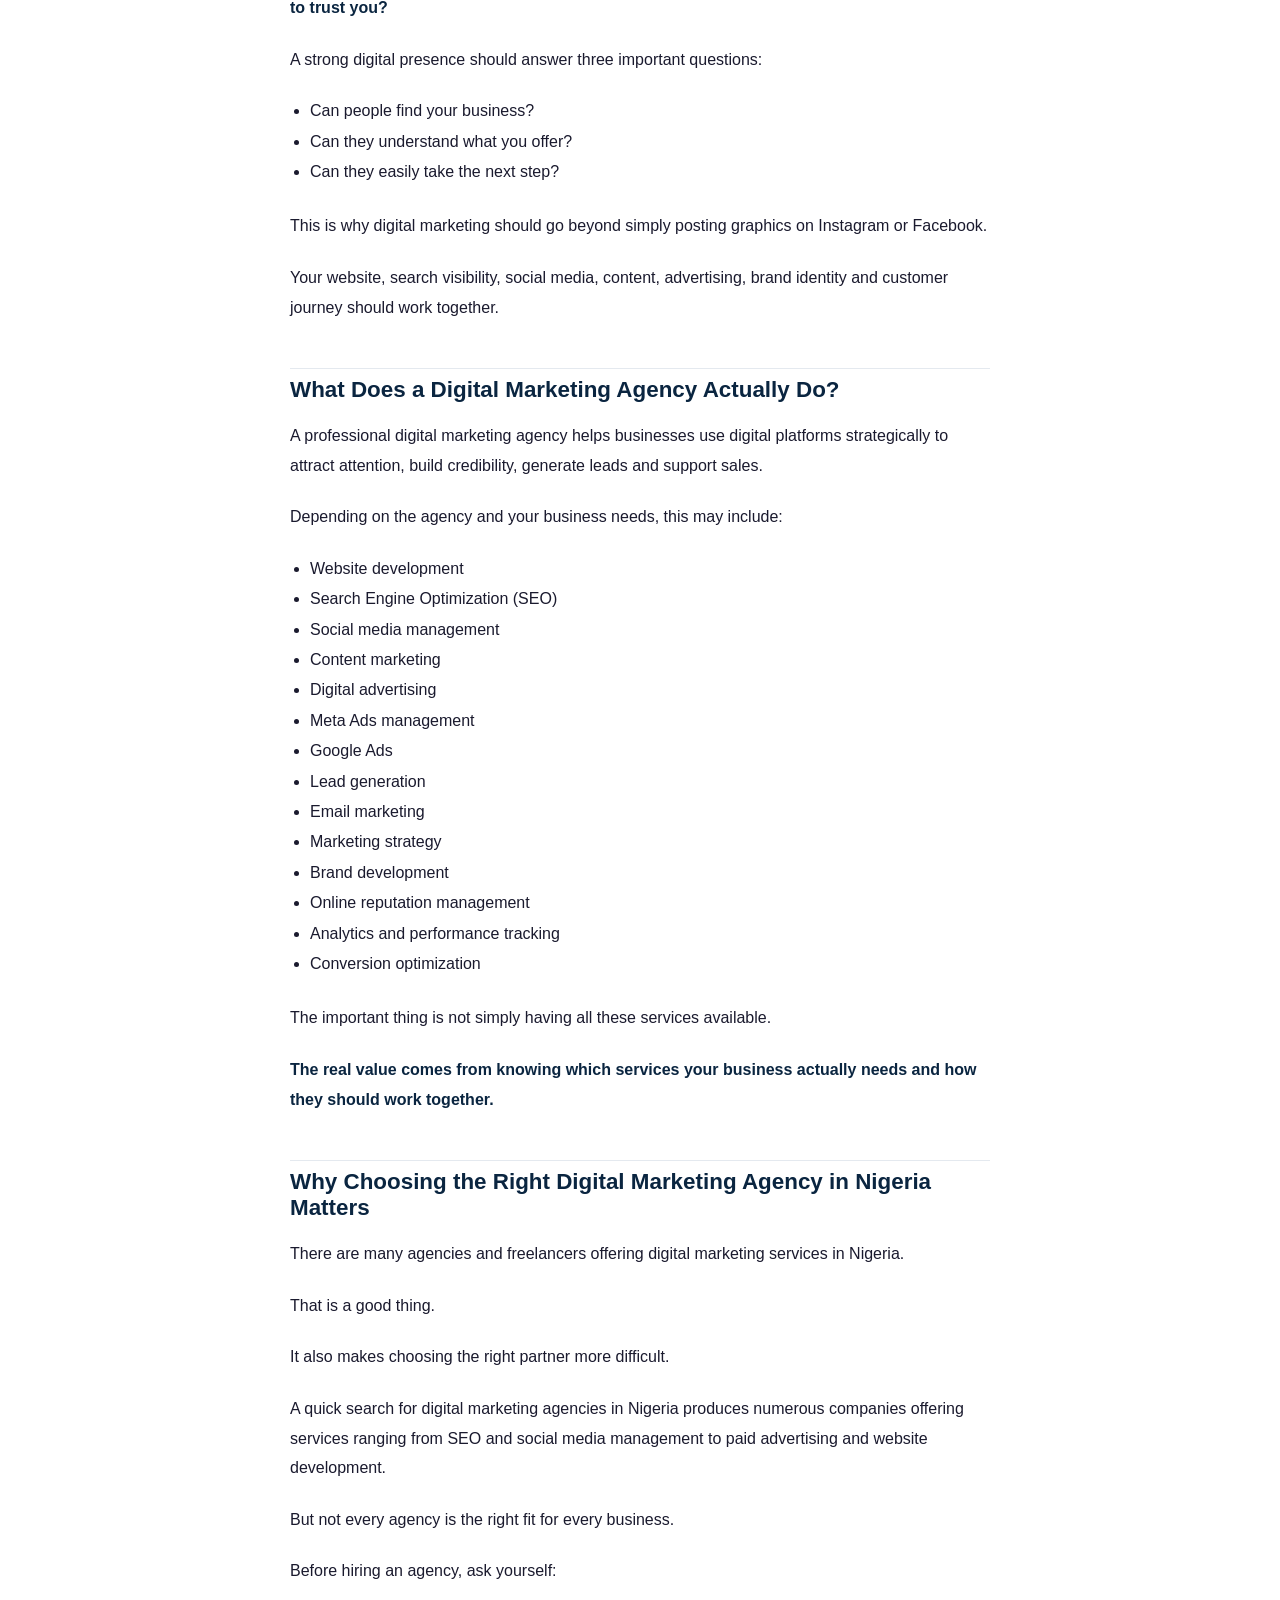
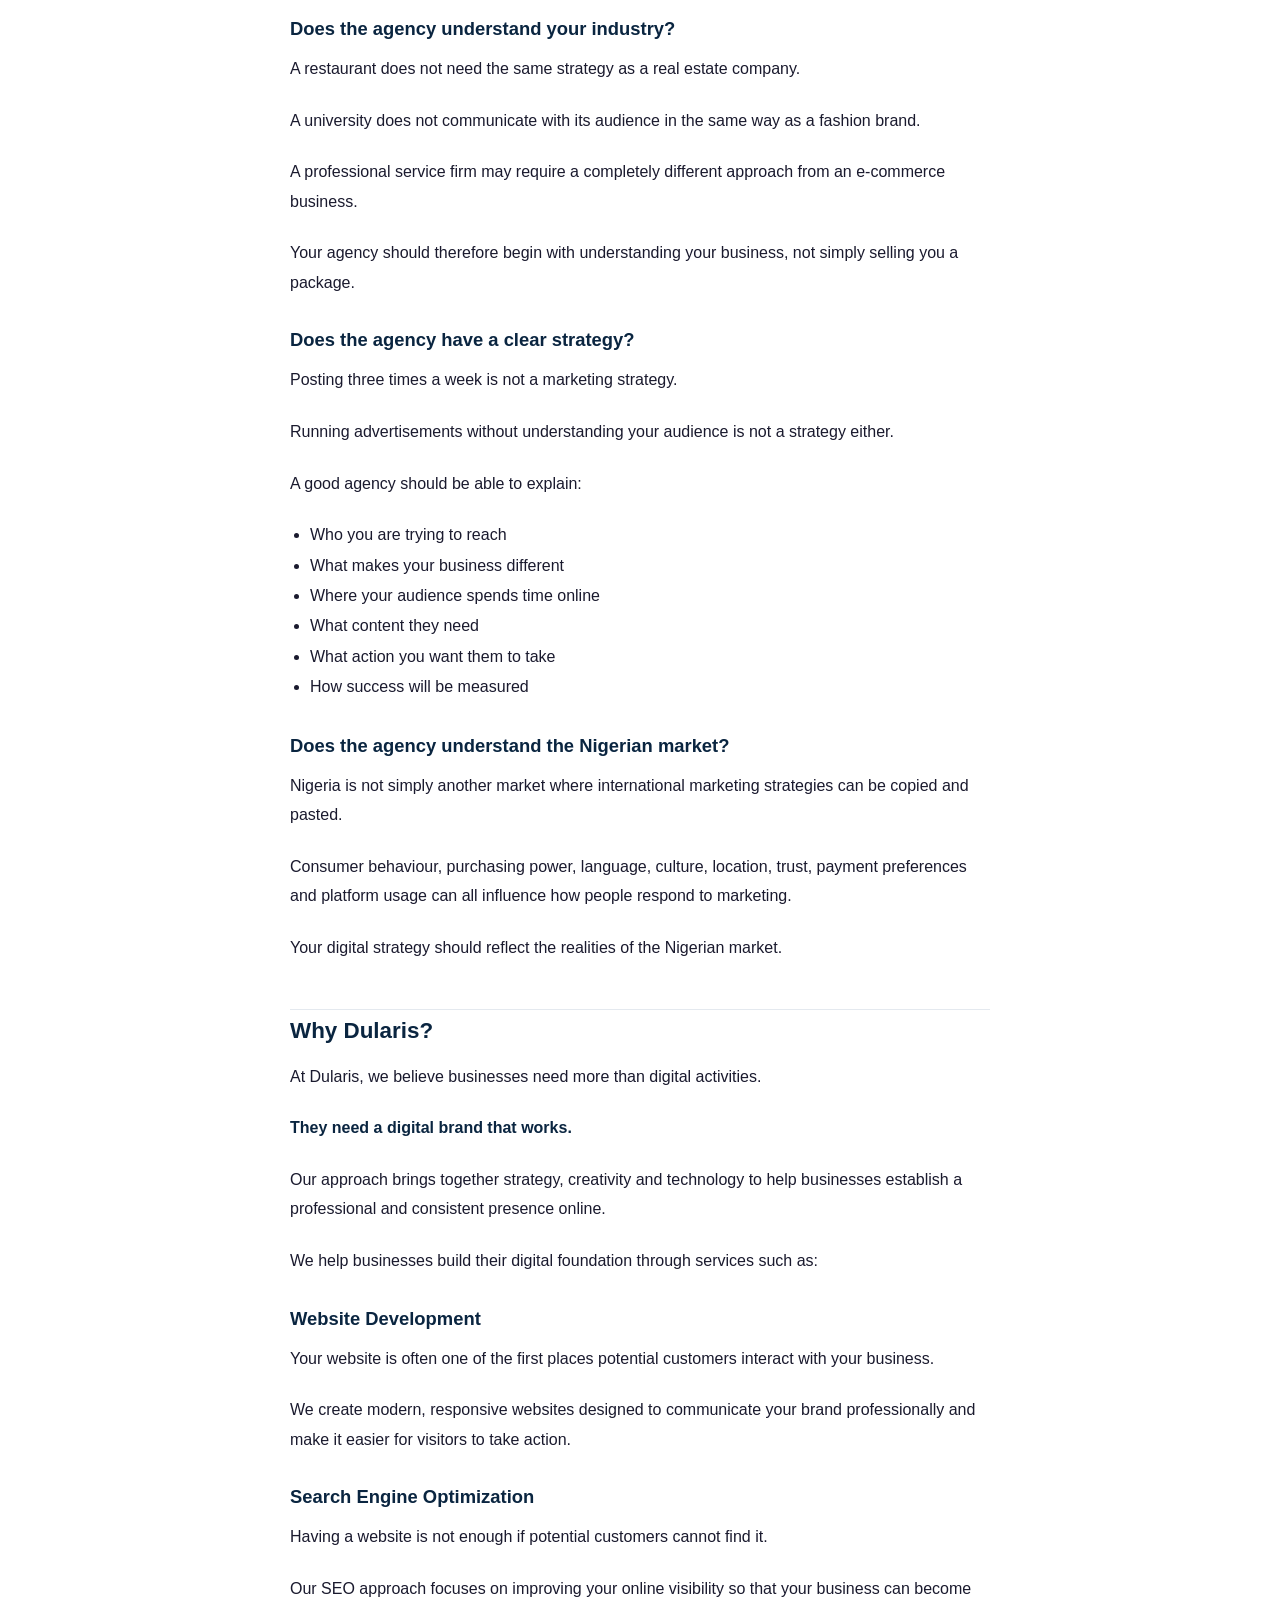
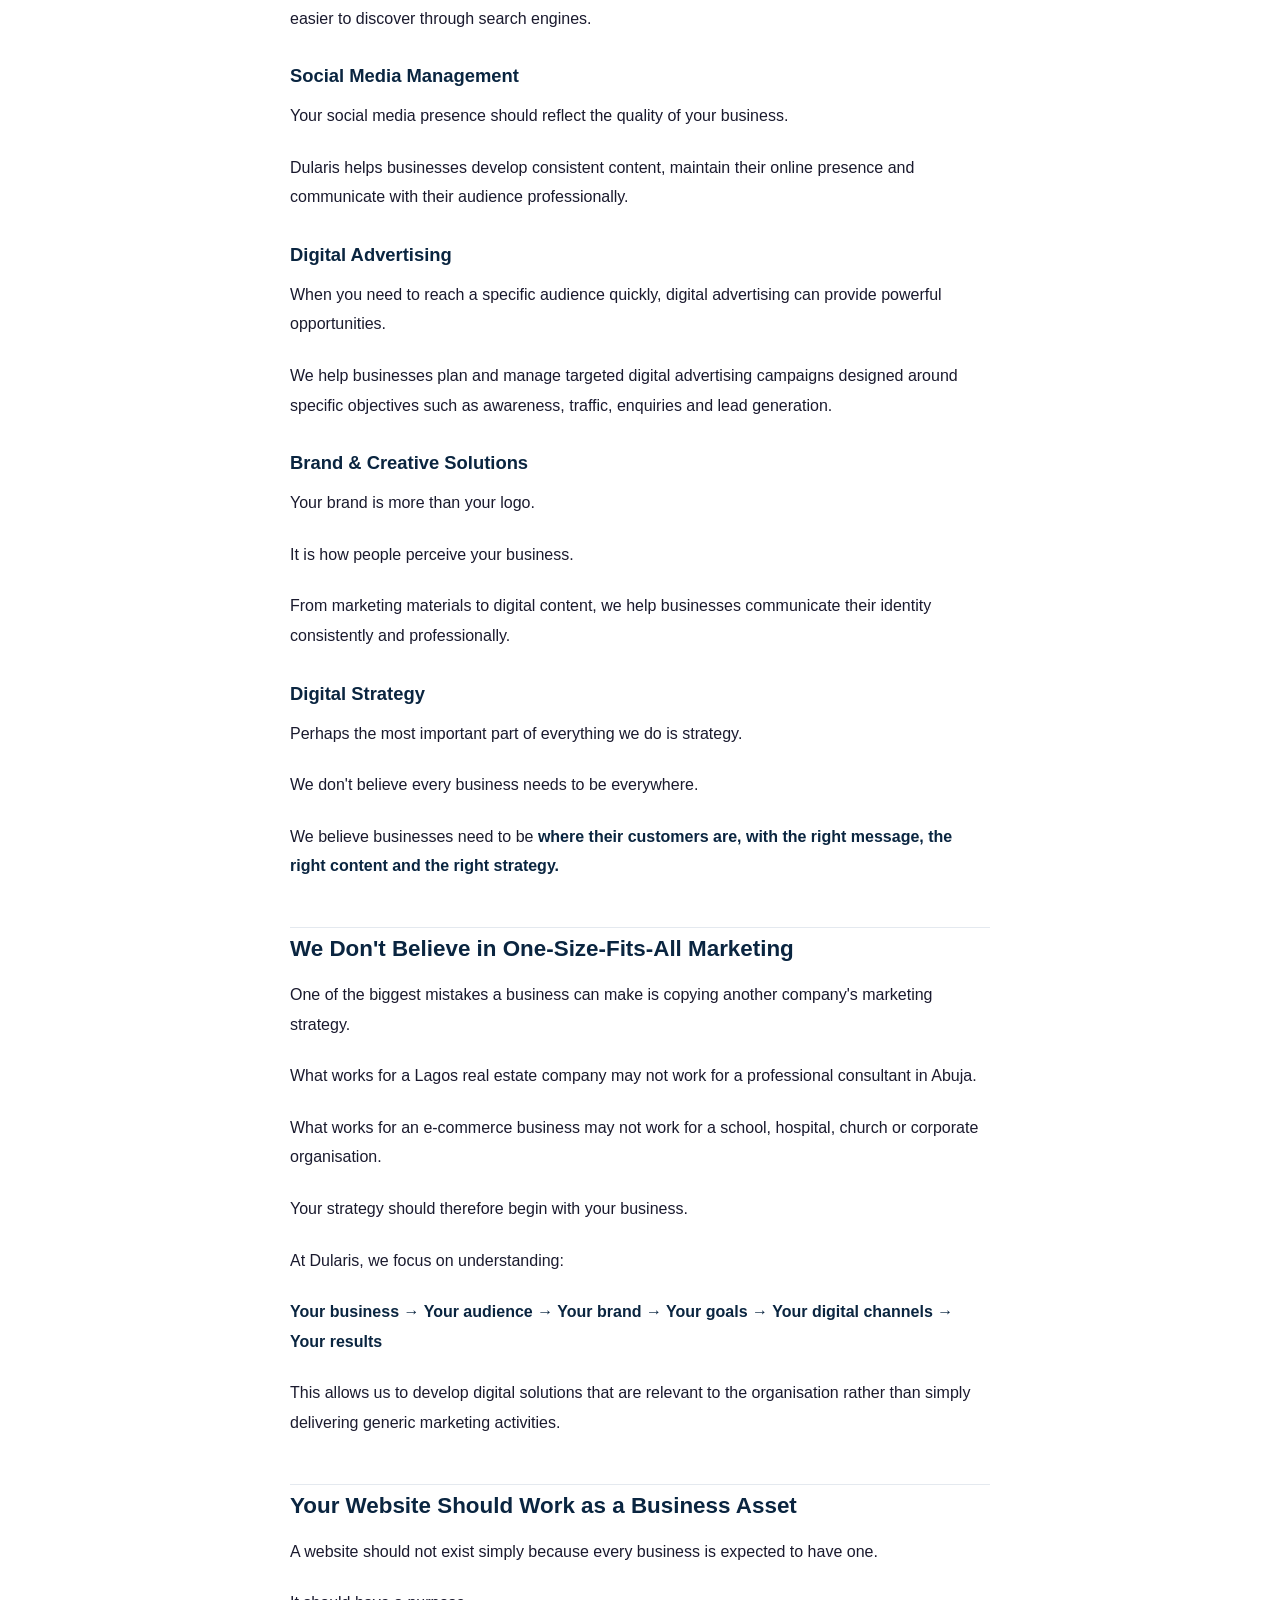
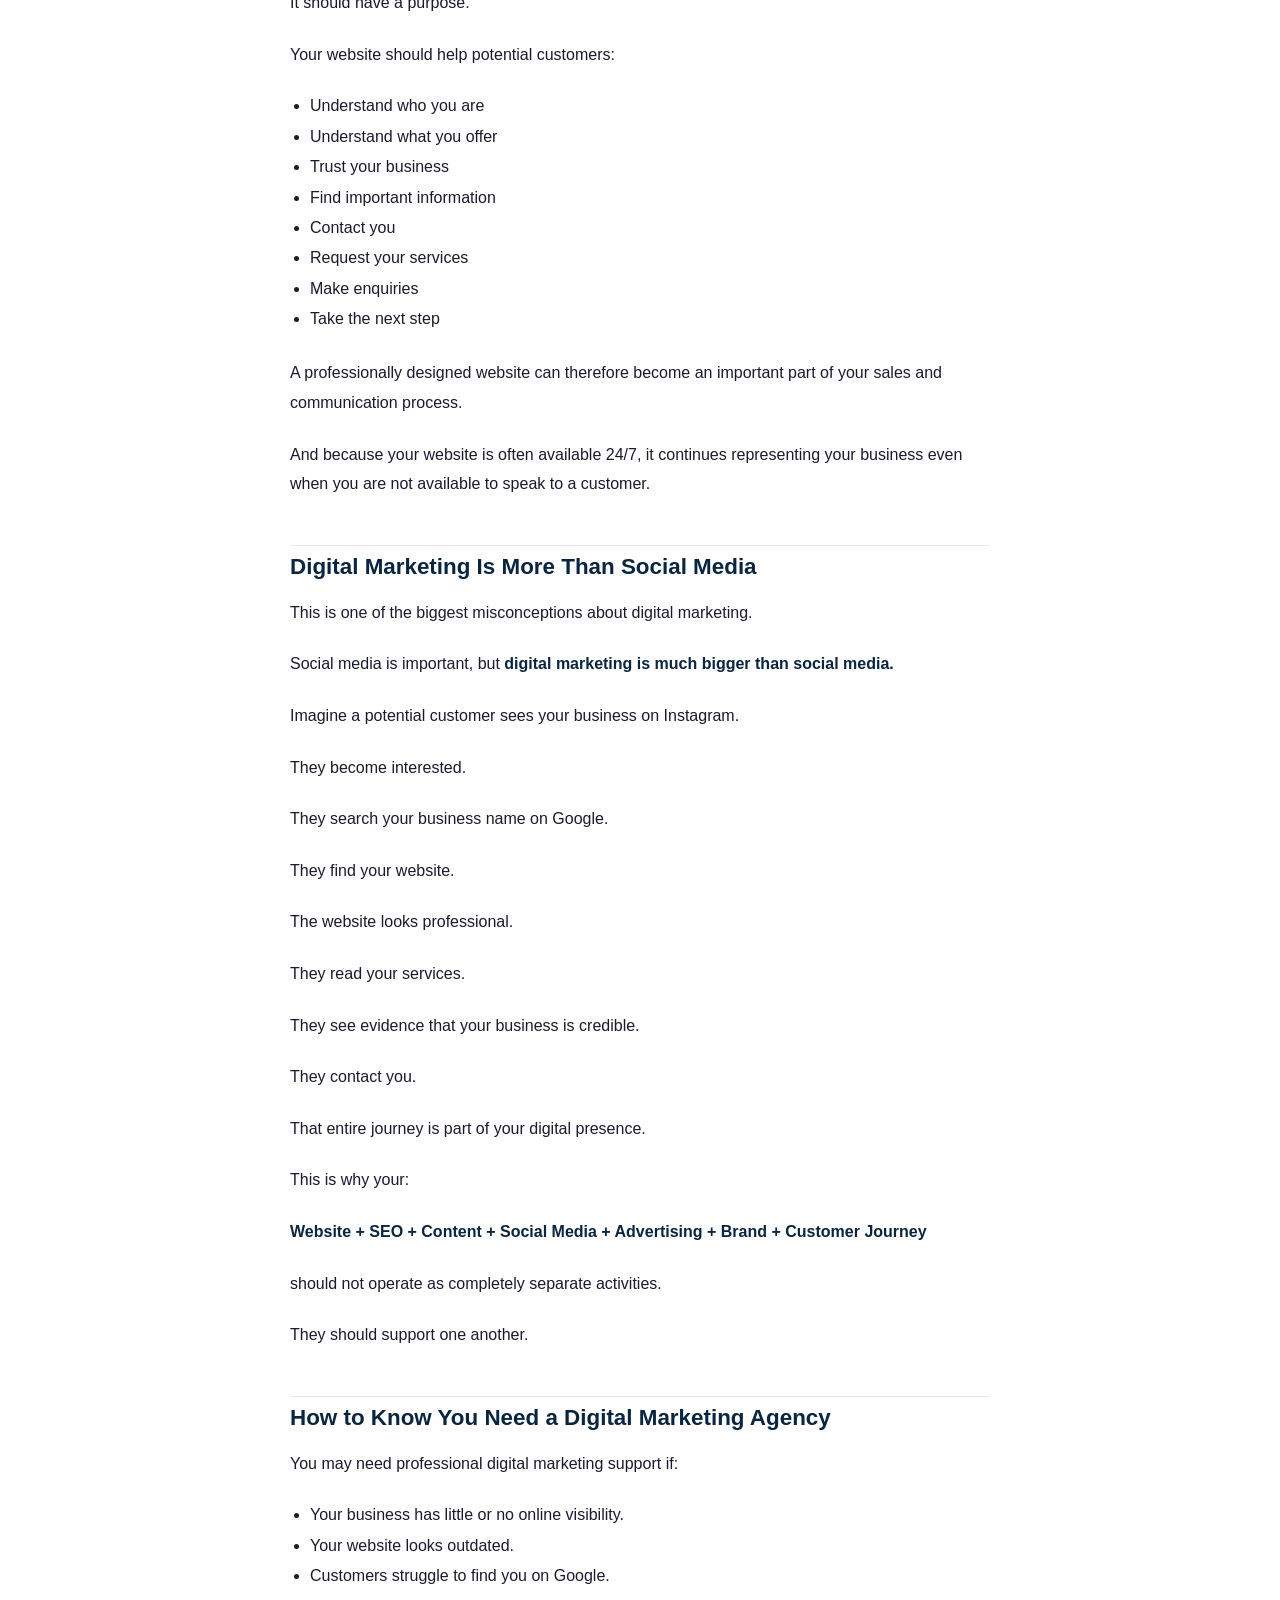
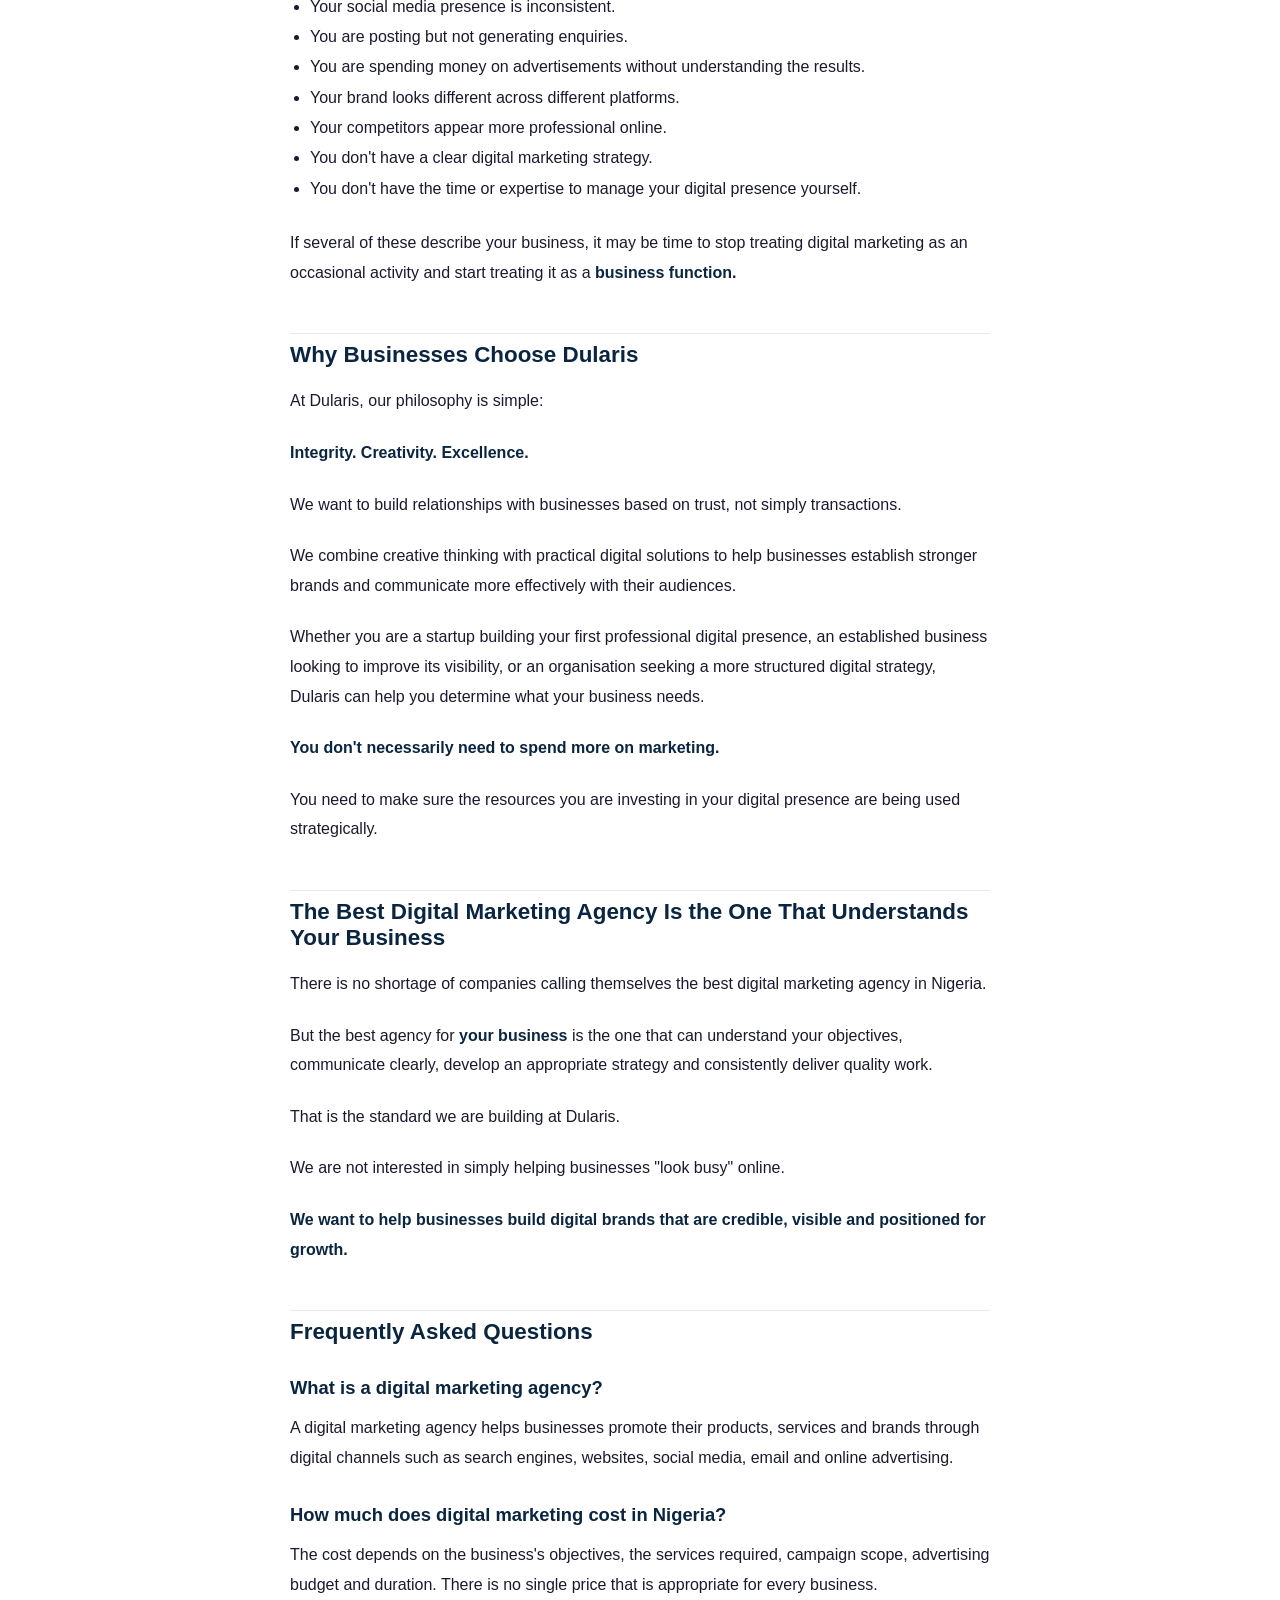
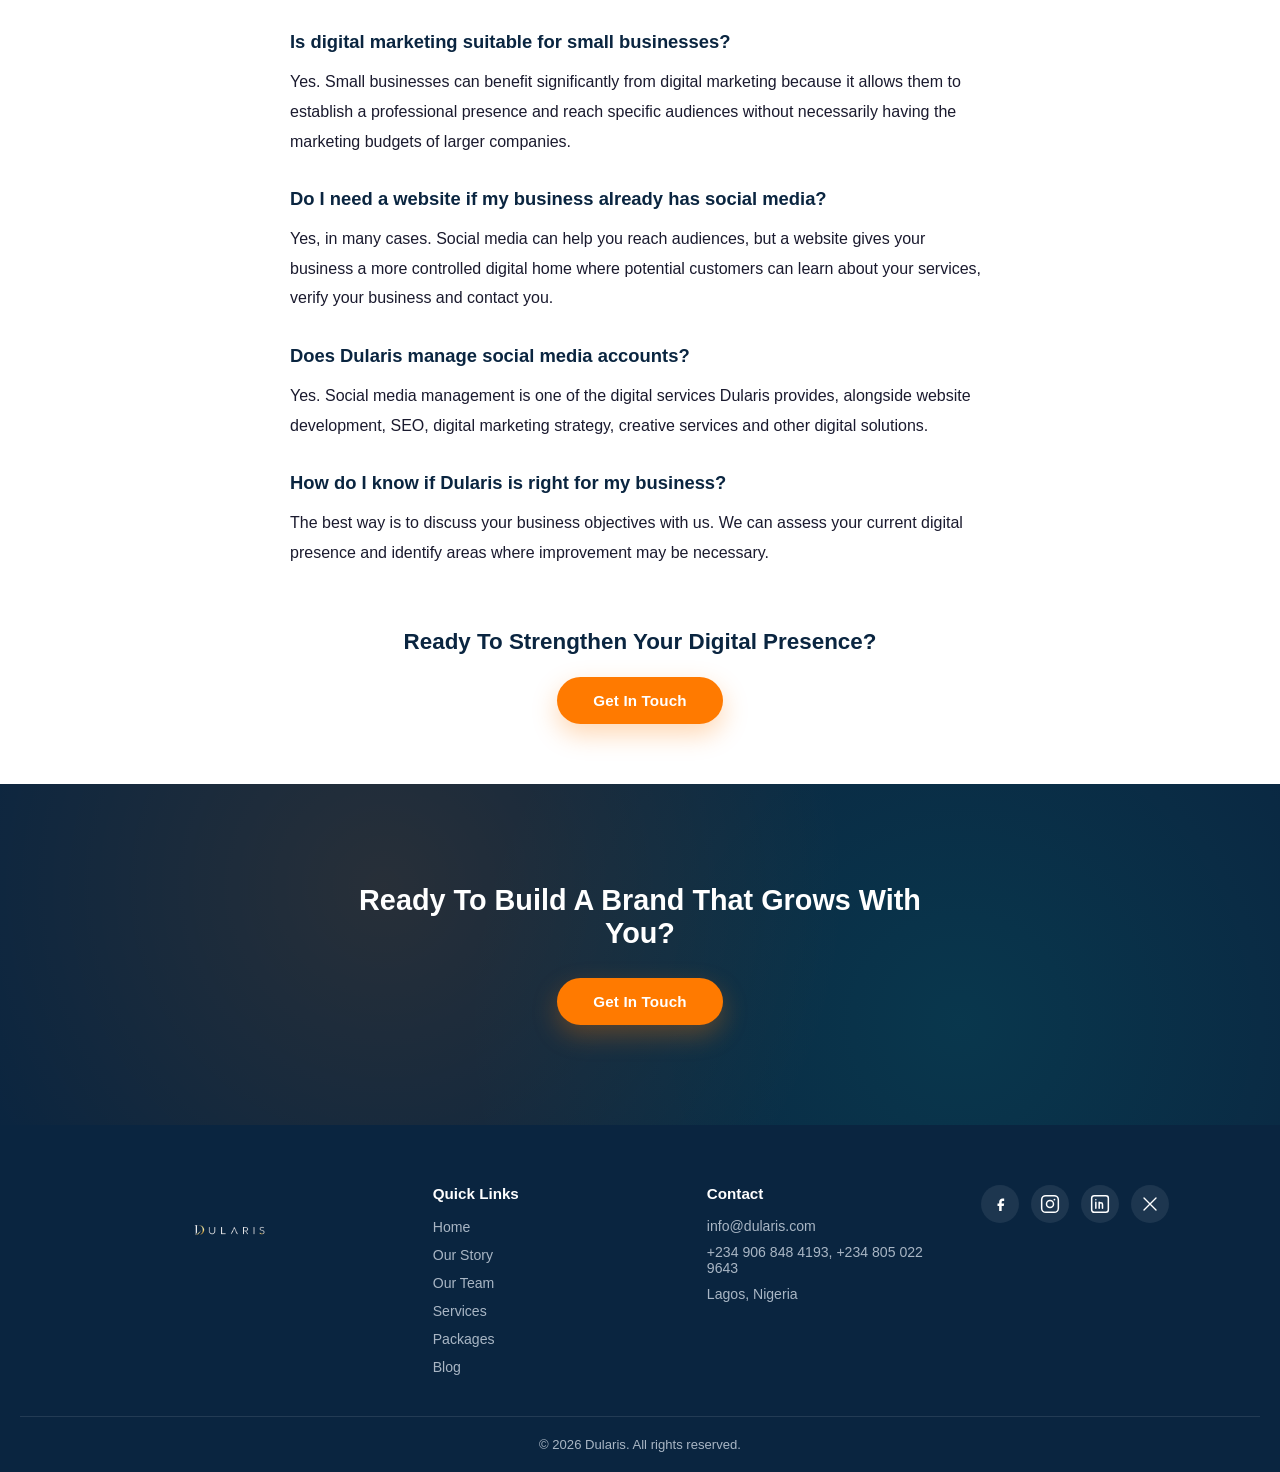
<file: blog-post-2.html>
<!doctype html>
<html lang="en">
  <head>
    <meta charset="UTF-8" />
    <meta name="viewport" content="width=device-width, initial-scale=1.0" />

    <!-- FAVICON (browser tab icon + Google search icon) -->
    <link
      rel="icon"
      type="image/png"
      sizes="32x32"
      href="img/favicon-dularis-32.png"
    />
    <link
      rel="icon"
      type="image/png"
      sizes="16x16"
      href="img/favicon-dularis-16.png"
    />
    <link
      rel="icon"
      type="image/png"
      sizes="192x192"
      href="img/favicon-dularis-192.png"
    />
    <link
      rel="apple-touch-icon"
      sizes="180x180"
      href="img/favicon-dularis-180.png"
    />
    <link
      rel="shortcut icon"
      href="img/favicon-dularis-32.png"
      type="image/png"
    />

    <!-- SOCIAL MEDIA LINK PREVIEWS (WhatsApp, Facebook, LinkedIn) -->
    <meta
      property="og:title"
      content="Digital Marketing Agency in Nigeria: How to Choose the Right Agency | Dularis"
    />
    <meta
      property="og:description"
      content="What to know before choosing a digital marketing agency in Nigeria, and how Dularis helps businesses build stronger digital brands and turn visibility into growth."
    />
    <meta
      property="og:image"
      content="https://dularis.com/img/Dularis-logo.jpeg"
    />
    <meta property="og:url" content="https://dularis.com/blog-post-2.html" />
    <meta property="og:type" content="article" />

    <!-- TWITTER/X LINK PREVIEWS -->
    <meta name="twitter:card" content="summary" />
    <meta
      name="twitter:title"
      content="Digital Marketing Agency in Nigeria: How to Choose the Right Agency | Dularis"
    />
    <meta
      name="twitter:description"
      content="What to know before choosing a digital marketing agency in Nigeria, and how Dularis helps businesses build stronger digital brands and turn visibility into growth."
    />
    <meta
      name="twitter:image"
      content="https://dularis.com/img/Dularis-logo.jpeg"
    />

    <title>
      Digital Marketing Agency in Nigeria: How to Choose the Right Agency |
      Dularis
    </title>
    <meta
      name="description"
      content="Looking for a digital marketing agency in Nigeria? Here's what to know before choosing one, and how Dularis helps businesses build stronger digital brands and turn visibility into growth."
    />
    <link rel="canonical" href="https://dularis.com/blog-post-2.html" />
    <link rel="stylesheet" href="style.css" />
    <link rel="stylesheet" href="blog.css" />
    <link rel="stylesheet" href="blog-post-2.css" />
    <script type="application/ld+json">
      {
        "@context": "https://schema.org",
        "@graph": [
          {
            "@type": "BlogPosting",
            "headline": "Digital Marketing Agency in Nigeria: How to Choose the Right Agency for Your Business",
            "author": { "@type": "Organization", "name": "Dularis" },
            "publisher": {
              "@type": "Organization",
              "name": "Dularis",
              "logo": "https://dularis.com/img/dularis-logo.png"
            },
            "mainEntityOfPage": "https://dularis.com/blog-post-2.html",
            "datePublished": "2026-08-26",
            "dateModified": "2026-08-26",
            "description": "What to know before choosing a digital marketing agency in Nigeria, and how Dularis helps businesses build stronger digital brands and turn visibility into growth."
          },
          {
            "@type": "FAQPage",
            "mainEntity": [
              {
                "@type": "Question",
                "name": "What is a digital marketing agency?",
                "acceptedAnswer": {
                  "@type": "Answer",
                  "text": "A digital marketing agency helps businesses promote their products, services and brands through digital channels such as search engines, websites, social media, email and online advertising."
                }
              },
              {
                "@type": "Question",
                "name": "How much does digital marketing cost in Nigeria?",
                "acceptedAnswer": {
                  "@type": "Answer",
                  "text": "The cost depends on the business's objectives, the services required, campaign scope, advertising budget and duration. There is no single price that is appropriate for every business."
                }
              },
              {
                "@type": "Question",
                "name": "Is digital marketing suitable for small businesses?",
                "acceptedAnswer": {
                  "@type": "Answer",
                  "text": "Yes. Small businesses can benefit significantly from digital marketing because it allows them to establish a professional presence and reach specific audiences without necessarily having the marketing budgets of larger companies."
                }
              },
              {
                "@type": "Question",
                "name": "Do I need a website if my business already has social media?",
                "acceptedAnswer": {
                  "@type": "Answer",
                  "text": "Yes, in many cases. Social media can help you reach audiences, but a website gives your business a more controlled digital home where potential customers can learn about your services, verify your business and contact you."
                }
              },
              {
                "@type": "Question",
                "name": "Does Dularis manage social media accounts?",
                "acceptedAnswer": {
                  "@type": "Answer",
                  "text": "Yes. Social media management is one of the digital services Dularis provides, alongside website development, SEO, digital marketing strategy, creative services and other digital solutions."
                }
              },
              {
                "@type": "Question",
                "name": "How do I know if Dularis is right for my business?",
                "acceptedAnswer": {
                  "@type": "Answer",
                  "text": "The best way is to discuss your business objectives with us. We can assess your current digital presence and identify areas where improvement may be necessary."
                }
              }
            ]
          }
        ]
      }
    </script>
  </head>
  <body>
    <!-- NAVBAR -->
    <nav class="navbar">
      <div class="logo">
        <a href="index.html">
          <img src="img/dularis.png" alt="Dularis" class="logo-img"
        /></a>
      </div>
      <button class="nav-toggle" id="navToggle" aria-label="Toggle menu">
        <span></span><span></span><span></span>
      </button>
      <div class="mobile-nav-overlay" id="navLinks">
        <ul class="nav-links">
          <li><a href="index.html">Home</a></li>
          <li class="nav-dropdown">
            <button class="nav-dropdown-trigger" id="aboutDropdownTrigger">
              About
              <svg
                class="dropdown-caret"
                width="12"
                height="12"
                viewBox="0 0 16 16"
                fill="none"
              >
                <path
                  d="M4 6L8 10L12 6"
                  stroke="currentColor"
                  stroke-width="2"
                  stroke-linecap="round"
                  stroke-linejoin="round"
                />
              </svg>
            </button>
            <div class="nav-dropdown-panel" id="aboutDropdownPanel">
              <a href="about.html" class="dropdown-link">Our Story</a>
              <a href="team.html" class="dropdown-link">Our Team</a>
            </div>
          </li>
          <li><a href="services.html">Services</a></li>
          <li><a href="index.html#packages">Packages</a></li>
          <li><a href="blog.html">Blog</a></li>
          <li><a href="index.html#contact">Contact</a></li>
        </ul>
        <a href="index.html#contact" class="nav-cta-mobile-link"
          >Get In Touch</a
        >
      </div>
      <a href="index.html#contact" class="nav-cta">Get In Touch</a>
    </nav>

    <!-- POST HEADER -->
    <section class="post-header">
      <a href="blog.html" class="post-back">&larr; Back to Blog</a>
      <span class="blog-tag post-tag">Marketing</span>
      <h1>Digital Marketing Agency in Nigeria: How to Choose the Right One</h1>
      <p class="post-sub">
        What To Know Before Choosing An Agency, And How Dularis Helps Businesses
        Grow
      </p>
      <p class="post-meta">By Dularis &middot; August 26, 2026</p>
    </section>

    <!-- POST BODY -->
    <article class="post-body">
      <p>Today, having a good product or service is no longer enough.</p>
      <p>Your customers are online.</p>
      <p>
        They search Google before making decisions. They discover businesses on
        social media. They visit websites before contacting companies. They
        compare brands, read reviews, watch videos and look for businesses they
        can trust.
      </p>
      <p>
        This means that your
        <strong
          >digital presence has become part of your business reputation.</strong
        >
      </p>
      <p>
        And if your business is difficult to find online, has an outdated
        website, inconsistent social media pages or runs digital advertising
        without a clear strategy, you may be losing customers to competitors who
        are simply doing a better job online.
      </p>
      <p>
        That is where a <strong>digital marketing agency in Nigeria</strong>
        can make a significant difference.
      </p>
      <p>
        But choosing an agency should not be about finding the company that
        posts the most frequently or promises overnight results.
      </p>
      <p>
        It should be about finding a partner that understands your business,
        understands your audience and knows how to build a digital system that
        supports your business objectives.
      </p>
      <p><strong>That is the approach we take at Dularis.</strong></p>

      <h2>Why Your Business Needs a Strong Digital Presence</h2>
      <p>Nigeria's digital audience is growing rapidly.</p>
      <p>
        According to DataReportal's Digital 2026: Nigeria report, there were
        approximately <strong>109 million internet users</strong> in Nigeria at
        the end of 2025, while social media user identities stood at
        <strong>47.8 million</strong>.
      </p>
      <p>For businesses, this represents an enormous opportunity.</p>
      <p>
        Your potential customers are already searching, browsing, comparing and
        communicating online.
      </p>
      <p>The question is:</p>
      <p>
        <strong
          >Can they find your business, and when they find you, does your brand
          give them a reason to trust you?</strong
        >
      </p>
      <p>A strong digital presence should answer three important questions:</p>
      <ul>
        <li>Can people find your business?</li>
        <li>Can they understand what you offer?</li>
        <li>Can they easily take the next step?</li>
      </ul>
      <p>
        This is why digital marketing should go beyond simply posting graphics
        on Instagram or Facebook.
      </p>
      <p>
        Your website, search visibility, social media, content, advertising,
        brand identity and customer journey should work together.
      </p>

      <h2>What Does a Digital Marketing Agency Actually Do?</h2>
      <p>
        A professional digital marketing agency helps businesses use digital
        platforms strategically to attract attention, build credibility,
        generate leads and support sales.
      </p>
      <p>Depending on the agency and your business needs, this may include:</p>
      <ul>
        <li>Website development</li>
        <li>Search Engine Optimization (SEO)</li>
        <li>Social media management</li>
        <li>Content marketing</li>
        <li>Digital advertising</li>
        <li>Meta Ads management</li>
        <li>Google Ads</li>
        <li>Lead generation</li>
        <li>Email marketing</li>
        <li>Marketing strategy</li>
        <li>Brand development</li>
        <li>Online reputation management</li>
        <li>Analytics and performance tracking</li>
        <li>Conversion optimization</li>
      </ul>
      <p>
        The important thing is not simply having all these services available.
      </p>
      <p>
        <strong
          >The real value comes from knowing which services your business
          actually needs and how they should work together.</strong
        >
      </p>

      <h2>
        Why Choosing the Right Digital Marketing Agency in Nigeria Matters
      </h2>
      <p>
        There are many agencies and freelancers offering digital marketing
        services in Nigeria.
      </p>
      <p>That is a good thing.</p>
      <p>It also makes choosing the right partner more difficult.</p>
      <p>
        A quick search for digital marketing agencies in Nigeria produces
        numerous companies offering services ranging from SEO and social media
        management to paid advertising and website development.
      </p>
      <p>But not every agency is the right fit for every business.</p>
      <p>Before hiring an agency, ask yourself:</p>

      <h3>Does the agency understand your industry?</h3>
      <p>
        A restaurant does not need the same strategy as a real estate company.
      </p>
      <p>
        A university does not communicate with its audience in the same way as a
        fashion brand.
      </p>
      <p>
        A professional service firm may require a completely different approach
        from an e-commerce business.
      </p>
      <p>
        Your agency should therefore begin with understanding your business, not
        simply selling you a package.
      </p>

      <h3>Does the agency have a clear strategy?</h3>
      <p>Posting three times a week is not a marketing strategy.</p>
      <p>
        Running advertisements without understanding your audience is not a
        strategy either.
      </p>
      <p>A good agency should be able to explain:</p>
      <ul>
        <li>Who you are trying to reach</li>
        <li>What makes your business different</li>
        <li>Where your audience spends time online</li>
        <li>What content they need</li>
        <li>What action you want them to take</li>
        <li>How success will be measured</li>
      </ul>

      <h3>Does the agency understand the Nigerian market?</h3>
      <p>
        Nigeria is not simply another market where international marketing
        strategies can be copied and pasted.
      </p>
      <p>
        Consumer behaviour, purchasing power, language, culture, location,
        trust, payment preferences and platform usage can all influence how
        people respond to marketing.
      </p>
      <p>
        Your digital strategy should reflect the realities of the Nigerian
        market.
      </p>

      <h2>Why Dularis?</h2>
      <p>
        At Dularis, we believe businesses need more than digital activities.
      </p>
      <p><strong>They need a digital brand that works.</strong></p>
      <p>
        Our approach brings together strategy, creativity and technology to help
        businesses establish a professional and consistent presence online.
      </p>
      <p>
        We help businesses build their digital foundation through services such
        as:
      </p>

      <h3>Website Development</h3>
      <p>
        Your website is often one of the first places potential customers
        interact with your business.
      </p>
      <p>
        We create modern, responsive websites designed to communicate your brand
        professionally and make it easier for visitors to take action.
      </p>

      <h3>Search Engine Optimization</h3>
      <p>
        Having a website is not enough if potential customers cannot find it.
      </p>
      <p>
        Our SEO approach focuses on improving your online visibility so that
        your business can become easier to discover through search engines.
      </p>

      <h3>Social Media Management</h3>
      <p>
        Your social media presence should reflect the quality of your business.
      </p>
      <p>
        Dularis helps businesses develop consistent content, maintain their
        online presence and communicate with their audience professionally.
      </p>

      <h3>Digital Advertising</h3>
      <p>
        When you need to reach a specific audience quickly, digital advertising
        can provide powerful opportunities.
      </p>
      <p>
        We help businesses plan and manage targeted digital advertising
        campaigns designed around specific objectives such as awareness,
        traffic, enquiries and lead generation.
      </p>

      <h3>Brand &amp; Creative Solutions</h3>
      <p>Your brand is more than your logo.</p>
      <p>It is how people perceive your business.</p>
      <p>
        From marketing materials to digital content, we help businesses
        communicate their identity consistently and professionally.
      </p>

      <h3>Digital Strategy</h3>
      <p>Perhaps the most important part of everything we do is strategy.</p>
      <p>We don't believe every business needs to be everywhere.</p>
      <p>
        We believe businesses need to be
        <strong
          >where their customers are, with the right message, the right content
          and the right strategy.</strong
        >
      </p>

      <h2>We Don't Believe in One-Size-Fits-All Marketing</h2>
      <p>
        One of the biggest mistakes a business can make is copying another
        company's marketing strategy.
      </p>
      <p>
        What works for a Lagos real estate company may not work for a
        professional consultant in Abuja.
      </p>
      <p>
        What works for an e-commerce business may not work for a school,
        hospital, church or corporate organisation.
      </p>
      <p>Your strategy should therefore begin with your business.</p>
      <p>At Dularis, we focus on understanding:</p>
      <p>
        <strong
          >Your business &rarr; Your audience &rarr; Your brand &rarr; Your
          goals &rarr; Your digital channels &rarr; Your results</strong
        >
      </p>
      <p>
        This allows us to develop digital solutions that are relevant to the
        organisation rather than simply delivering generic marketing activities.
      </p>

      <h2>Your Website Should Work as a Business Asset</h2>
      <p>
        A website should not exist simply because every business is expected to
        have one.
      </p>
      <p>It should have a purpose.</p>
      <p>Your website should help potential customers:</p>
      <ul>
        <li>Understand who you are</li>
        <li>Understand what you offer</li>
        <li>Trust your business</li>
        <li>Find important information</li>
        <li>Contact you</li>
        <li>Request your services</li>
        <li>Make enquiries</li>
        <li>Take the next step</li>
      </ul>
      <p>
        A professionally designed website can therefore become an important part
        of your sales and communication process.
      </p>
      <p>
        And because your website is often available 24/7, it continues
        representing your business even when you are not available to speak to a
        customer.
      </p>

      <h2>Digital Marketing Is More Than Social Media</h2>
      <p>This is one of the biggest misconceptions about digital marketing.</p>
      <p>
        Social media is important, but
        <strong>digital marketing is much bigger than social media.</strong>
      </p>
      <p>Imagine a potential customer sees your business on Instagram.</p>
      <p>They become interested.</p>
      <p>They search your business name on Google.</p>
      <p>They find your website.</p>
      <p>The website looks professional.</p>
      <p>They read your services.</p>
      <p>They see evidence that your business is credible.</p>
      <p>They contact you.</p>
      <p>That entire journey is part of your digital presence.</p>
      <p>This is why your:</p>
      <p>
        <strong
          >Website + SEO + Content + Social Media + Advertising + Brand +
          Customer Journey</strong
        >
      </p>
      <p>should not operate as completely separate activities.</p>
      <p>They should support one another.</p>

      <h2>How to Know You Need a Digital Marketing Agency</h2>
      <p>You may need professional digital marketing support if:</p>
      <ul>
        <li>Your business has little or no online visibility.</li>
        <li>Your website looks outdated.</li>
        <li>Customers struggle to find you on Google.</li>
        <li>Your social media presence is inconsistent.</li>
        <li>You are posting but not generating enquiries.</li>
        <li>
          You are spending money on advertisements without understanding the
          results.
        </li>
        <li>Your brand looks different across different platforms.</li>
        <li>Your competitors appear more professional online.</li>
        <li>You don't have a clear digital marketing strategy.</li>
        <li>
          You don't have the time or expertise to manage your digital presence
          yourself.
        </li>
      </ul>
      <p>
        If several of these describe your business, it may be time to stop
        treating digital marketing as an occasional activity and start treating
        it as a <strong>business function.</strong>
      </p>

      <h2>Why Businesses Choose Dularis</h2>
      <p>At Dularis, our philosophy is simple:</p>
      <p><strong>Integrity. Creativity. Excellence.</strong></p>
      <p>
        We want to build relationships with businesses based on trust, not
        simply transactions.
      </p>
      <p>
        We combine creative thinking with practical digital solutions to help
        businesses establish stronger brands and communicate more effectively
        with their audiences.
      </p>
      <p>
        Whether you are a startup building your first professional digital
        presence, an established business looking to improve its visibility, or
        an organisation seeking a more structured digital strategy, Dularis can
        help you determine what your business needs.
      </p>
      <p>
        <strong>You don't necessarily need to spend more on marketing.</strong>
      </p>
      <p>
        You need to make sure the resources you are investing in your digital
        presence are being used strategically.
      </p>

      <h2>
        The Best Digital Marketing Agency Is the One That Understands Your
        Business
      </h2>
      <p>
        There is no shortage of companies calling themselves the best digital
        marketing agency in Nigeria.
      </p>
      <p>
        But the best agency for <strong>your business</strong> is the one that
        can understand your objectives, communicate clearly, develop an
        appropriate strategy and consistently deliver quality work.
      </p>
      <p>That is the standard we are building at Dularis.</p>
      <p>
        We are not interested in simply helping businesses "look busy" online.
      </p>
      <p>
        <strong
          >We want to help businesses build digital brands that are credible,
          visible and positioned for growth.</strong
        >
      </p>

      <h2>Frequently Asked Questions</h2>

      <h3>What is a digital marketing agency?</h3>
      <p>
        A digital marketing agency helps businesses promote their products,
        services and brands through digital channels such as search engines,
        websites, social media, email and online advertising.
      </p>

      <h3>How much does digital marketing cost in Nigeria?</h3>
      <p>
        The cost depends on the business's objectives, the services required,
        campaign scope, advertising budget and duration. There is no single
        price that is appropriate for every business.
      </p>

      <h3>Is digital marketing suitable for small businesses?</h3>
      <p>
        Yes. Small businesses can benefit significantly from digital marketing
        because it allows them to establish a professional presence and reach
        specific audiences without necessarily having the marketing budgets of
        larger companies.
      </p>

      <h3>Do I need a website if my business already has social media?</h3>
      <p>
        Yes, in many cases. Social media can help you reach audiences, but a
        website gives your business a more controlled digital home where
        potential customers can learn about your services, verify your business
        and contact you.
      </p>

      <h3>Does Dularis manage social media accounts?</h3>
      <p>
        Yes. Social media management is one of the digital services Dularis
        provides, alongside website development, SEO, digital marketing
        strategy, creative services and other digital solutions.
      </p>

      <h3>How do I know if Dularis is right for my business?</h3>
      <p>
        The best way is to discuss your business objectives with us. We can
        assess your current digital presence and identify areas where
        improvement may be necessary.
      </p>
    </article>

    <!-- POST CTA -->
    <section class="post-cta">
      <h2>Ready To Strengthen Your Digital Presence?</h2>
      <a href="index.html#contact" class="hero-cta">Get In Touch</a>
    </section>

    <!-- CLOSING CTA -->
    <section class="closing-cta-section">
      <div class="closing-cta-bg" aria-hidden="true"></div>
      <h2>Ready To Build A Brand That Grows With You?</h2>
      <a href="index.html#contact" class="hero-cta">Get In Touch</a>
    </section>

    <!-- FOOTER -->
    <footer class="site-footer">
      <div class="footer-grid">
        <div class="footer-brand">
          <a href="blog-post-2.html">
            <img src="img/dularis.png" alt="Dularis" class="footer-logo"
          /></a>
          <p class="footer-tagline">
            <!-- Transforming Brands. Empowering Businesses. -->
          </p>
        </div>

        <div class="footer-links">
          <h4>Quick Links</h4>
          <ul>
            <li><a href="index.html">Home</a></li>
            <li><a href="about.html">Our Story</a></li>
            <li><a href="team.html">Our Team</a></li>
            <li><a href="services.html">Services</a></li>
            <li><a href="index.html#packages">Packages</a></li>
            <li><a href="blog.html">Blog</a></li>
          </ul>
        </div>

        <div class="footer-contact">
          <h4>Contact</h4>
          <ul>
            <li>info@dularis.com</li>
            <li>+234 906 848 4193, +234 805 022 9643</li>
            <li>Lagos, Nigeria</li>
          </ul>
        </div>

        <div class="footer-social-icons">
          <a
            href="https://www.facebook.com/profile.php?id=61593355730630"
            aria-label="Facebook"
            class="social-icon"
          >
            <svg width="20" height="20" viewBox="0 0 24 24" fill="none">
              <path
                d="M15 8.5h2V5.5h-2c-2.2 0-4 1.8-4 4v2H9v3h2v6h3v-6h2.5l.5-3H14v-2c0-.5.5-1 1-1z"
                fill="white"
              />
            </svg>
          </a>
          <a
            href="https://www.instagram.com/dularis1/"
            aria-label="Instagram"
            class="social-icon"
          >
            <svg width="20" height="20" viewBox="0 0 24 24" fill="none">
              <rect
                x="2"
                y="2"
                width="20"
                height="20"
                rx="5"
                stroke="white"
                stroke-width="1.8"
              />
              <circle
                cx="12"
                cy="12"
                r="4.2"
                stroke="white"
                stroke-width="1.8"
              />
              <circle cx="17.3" cy="6.7" r="1.1" fill="white" />
            </svg>
          </a>
          <a
            href="https://www.linkedin.com/in/dularis-dularis-78239742a/"
            aria-label="LinkedIn"
            class="social-icon"
          >
            <svg width="20" height="20" viewBox="0 0 24 24" fill="none">
              <rect
                x="2"
                y="2"
                width="20"
                height="20"
                rx="3"
                stroke="white"
                stroke-width="1.8"
              />
              <path
                d="M7 10v7M7 7v.01M11 17v-4.5a2 2 0 0 1 4 0V17M11 17v-7"
                stroke="white"
                stroke-width="1.8"
                stroke-linecap="round"
              />
            </svg>
          </a>
          <a
            href="https://x.com/dularis_?s=11"
            aria-label="X"
            class="social-icon"
          >
            <svg width="18" height="18" viewBox="0 0 24 24" fill="none">
              <path
                d="M4 4l16 16M20 4L4 20"
                stroke="white"
                stroke-width="1.8"
                stroke-linecap="round"
              />
            </svg>
          </a>
        </div>
      </div>

      <div class="footer-bottom">
        <p>
          &copy; <span id="footerYear"></span> Dularis. All rights reserved.
        </p>
      </div>
    </footer>

    <!-- FLOATING CALL + WHATSAPP -->
    <div class="floating-contact">
      <a
        href="tel:+2349068484193"
        class="float-btn float-call"
        aria-label="Call Dularis"
      >
        <svg width="24" height="24" viewBox="0 0 24 24" fill="none">
          <path
            d="M6.62 10.79c1.44 2.83 3.76 5.14 6.59 6.59l2.2-2.2a1 1 0 0 1 1.01-.24c1.12.37 2.33.57 3.58.57a1 1 0 0 1 1 1V20a1 1 0 0 1-1 1C10.61 21 3 13.39 3 4a1 1 0 0 1 1-1h3.5a1 1 0 0 1 1 1c0 1.25.2 2.46.57 3.58a1 1 0 0 1-.25 1.01l-2.2 2.2z"
            fill="white"
          />
        </svg>
      </a>
      <a
        href="https://wa.me/2349068484193"
        class="float-btn float-whatsapp"
        target="_blank"
        aria-label="Chat on WhatsApp"
      >
        <svg width="26" height="26" viewBox="0 0 24 24" fill="none">
          <path
            d="M12.04 2C6.58 2 2.13 6.45 2.13 11.91c0 1.75.46 3.45 1.32 4.95L2 22l5.28-1.38a9.9 9.9 0 0 0 4.76 1.21h.01c5.46 0 9.9-4.45 9.9-9.91C21.96 6.45 17.5 2 12.04 2zm5.8 14.02c-.24.68-1.4 1.3-1.93 1.38-.5.08-1.13.11-1.82-.11-.42-.13-.96-.31-1.65-.6-2.9-1.25-4.79-4.17-4.94-4.36-.14-.19-1.18-1.57-1.18-3 0-1.43.75-2.13 1.02-2.42.27-.29.58-.36.78-.36.19 0 .39 0 .56.01.18.01.42-.07.65.5.24.58.82 2 .89 2.15.07.15.12.32.02.51-.1.19-.15.31-.29.48-.15.17-.31.38-.44.51-.15.15-.3.31-.13.6.17.29.75 1.24 1.62 2.01 1.11.99 2.05 1.3 2.34 1.44.29.15.46.13.63-.08.17-.2.72-.84.91-1.13.19-.29.39-.24.65-.14.27.1 1.69.8 1.98.94.29.15.48.22.55.34.07.13.07.75-.17 1.43z"
            fill="white"
          />
        </svg>
      </a>
    </div>

    <script>
      const navToggle = document.getElementById("navToggle");
      const navLinks = document.getElementById("navLinks");
      navToggle.addEventListener("click", () => {
        navLinks.classList.toggle("open");
        navToggle.classList.toggle("active");
        document.body.classList.toggle("nav-open");
      });

      const aboutTrigger = document.getElementById("aboutDropdownTrigger");
      const aboutPanel = document.getElementById("aboutDropdownPanel");
      aboutTrigger.addEventListener("click", (e) => {
        e.stopPropagation();
        aboutTrigger.classList.toggle("active");
        aboutPanel.classList.toggle("open");
      });
      document.addEventListener("click", (e) => {
        if (
          !aboutTrigger.contains(e.target) &&
          !aboutPanel.contains(e.target)
        ) {
          aboutTrigger.classList.remove("active");
          aboutPanel.classList.remove("open");
        }
      });

      document.getElementById("footerYear").textContent =
        new Date().getFullYear();
    </script>
  </body>
</html>
</file>
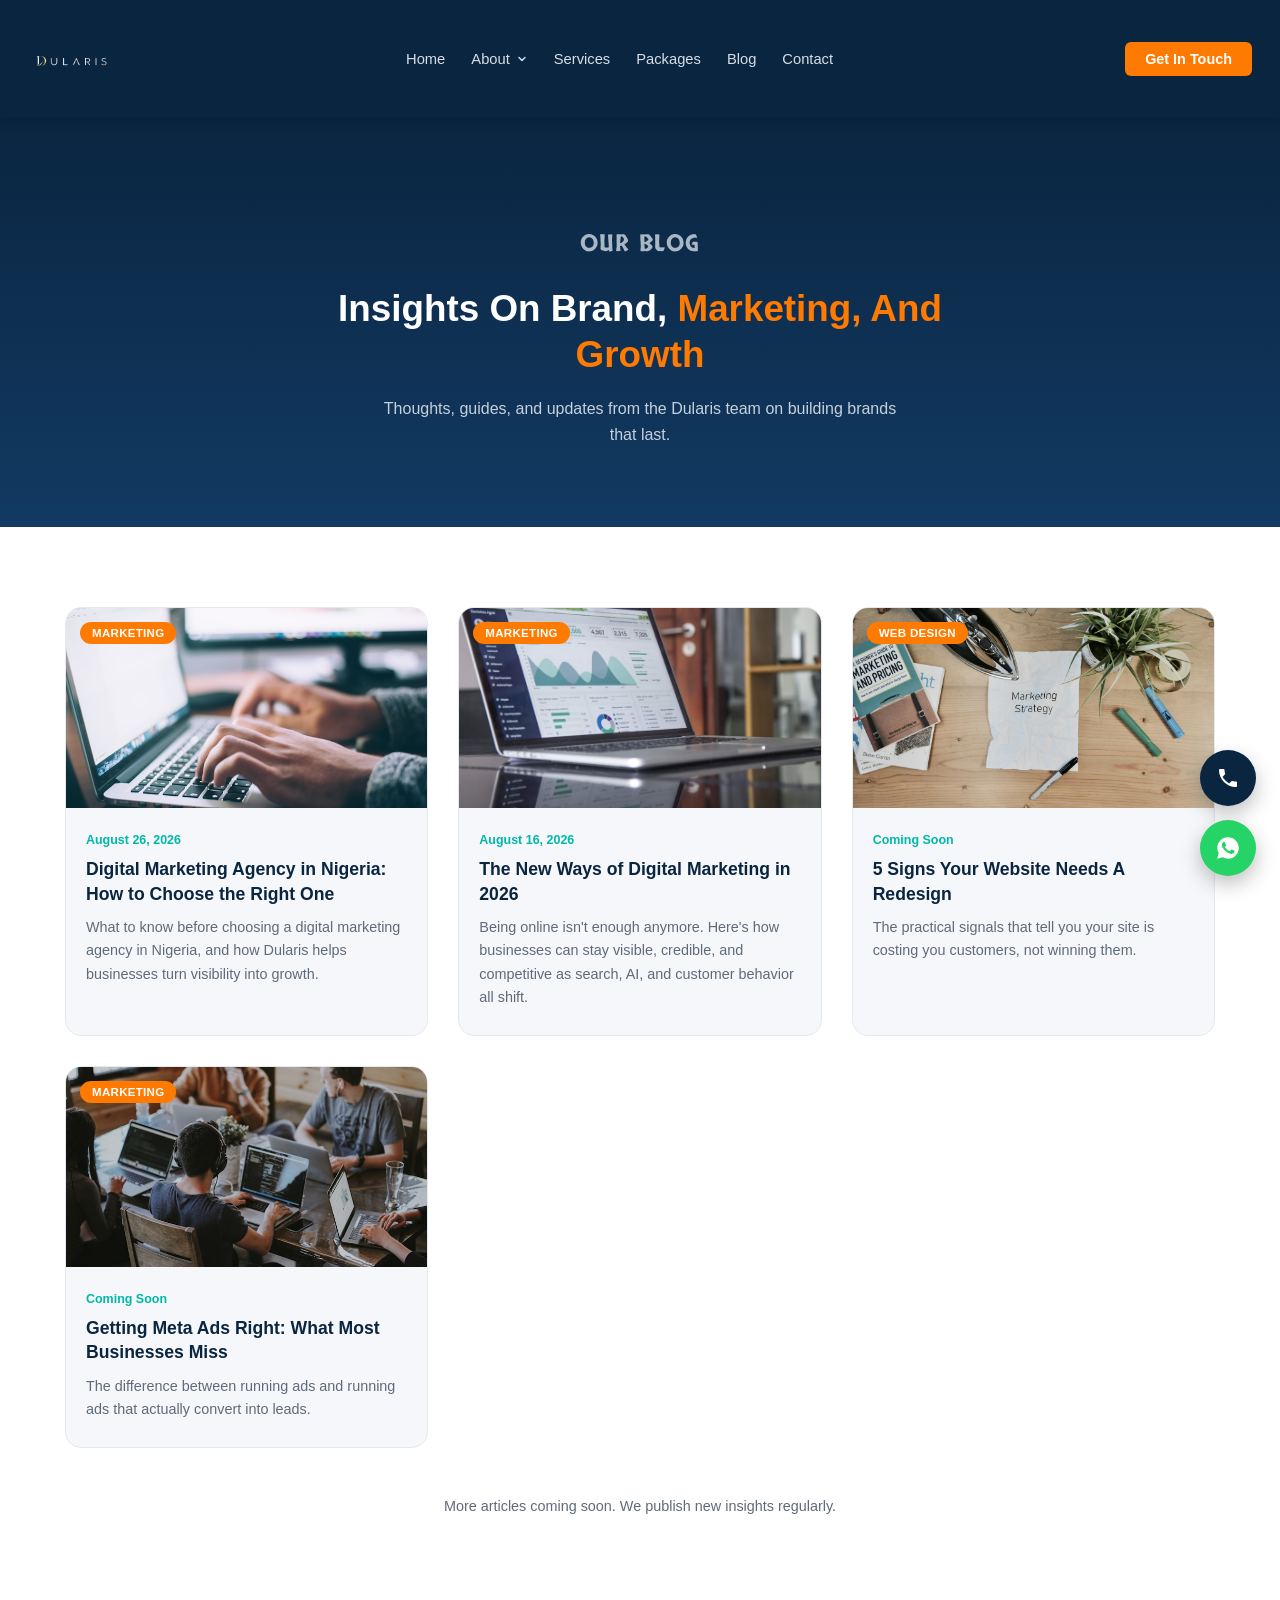
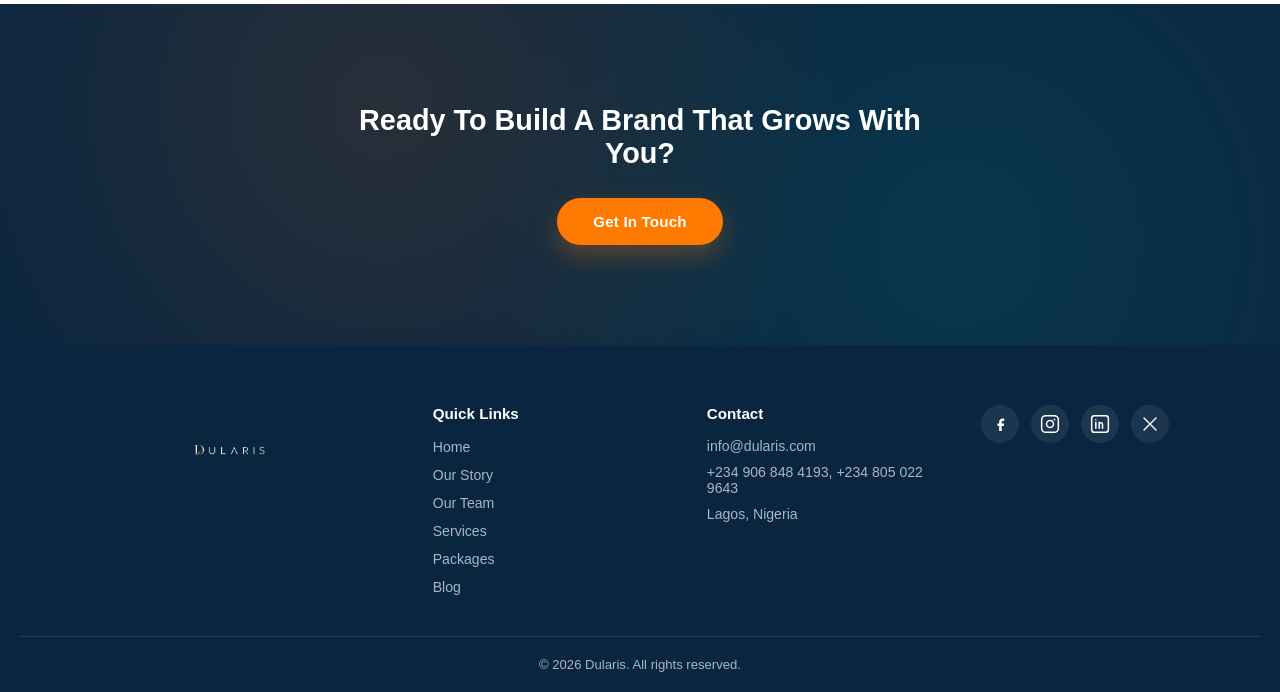
<file: blog.html>
<!doctype html>
<html lang="en">
  <head>
    <meta charset="UTF-8" />
    <meta name="viewport" content="width=device-width, initial-scale=1.0" />

    <!-- FAVICON (browser tab icon + Google search icon) -->
    <link
      rel="icon"
      type="image/png"
      sizes="32x32"
      href="img/favicon-dularis-32.png"
    />
    <link
      rel="icon"
      type="image/png"
      sizes="16x16"
      href="img/favicon-dularis-16.png"
    />
    <link
      rel="icon"
      type="image/png"
      sizes="192x192"
      href="img/favicon-dularis-192.png"
    />
    <link
      rel="apple-touch-icon"
      sizes="180x180"
      href="img/favicon-dularis-180.png"
    />
    <link
      rel="shortcut icon"
      href="img/favicon-dularis-32.png"
      type="image/png"
    />

    <!-- SOCIAL MEDIA LINK PREVIEWS (WhatsApp, Facebook, LinkedIn) -->
    <meta property="og:title" content="Blog | Dularis" />
    <meta
      property="og:description"
      content="Insights on branding, digital marketing, and business growth from the Dularis team."
    />
    <meta
      property="og:image"
      content="https://dularis.com/img/Dularis-logo.jpeg"
    />
    <meta property="og:url" content="https://dularis.com/blog.html" />
    <meta property="og:type" content="website" />

    <!-- TWITTER/X LINK PREVIEWS -->
    <meta name="twitter:card" content="summary" />
    <meta name="twitter:title" content="Blog | Dularis" />
    <meta
      name="twitter:description"
      content="Insights on branding, digital marketing, and business growth from the Dularis team."
    />
    <meta
      name="twitter:image"
      content="https://dularis.com/img/Dularis-logo.jpeg"
    />

    <title>Blog | Dularis</title>
    <link rel="canonical" href="https://dularis.com/blog.html" />
    <link rel="stylesheet" href="style.css" />
    <link rel="stylesheet" href="blog.css" />
    <script type="application/ld+json">
      {
        "@context": "https://schema.org",
        "@graph": [
          {
            "@type": "Organization",
            "@id": "https://dularis.com/#organization",
            "name": "Dularis",
            "url": "https://dularis.com",
            "logo": "https://dularis.com/img/dularis-logo.png",
            "email": "info@dularis.com",
            "telephone": "+234-906-848-4193"
          },
          {
            "@type": "Blog",
            "url": "https://dularis.com/blog.html",
            "name": "Dularis Blog",
            "publisher": { "@id": "https://dularis.com/#organization" },
            "description": "Insights on brand, marketing, and growth from the Dularis team."
          }
        ]
      }
    </script>
  </head>
  <body>
    <!-- NAVBAR -->
    <nav class="navbar">
      <div class="logo">
        <a href="index.html">
          <img src="img/dularis.png" alt="Dularis" class="logo-img"
        /></a>
      </div>
      <button class="nav-toggle" id="navToggle" aria-label="Toggle menu">
        <span></span><span></span><span></span>
      </button>
      <div class="mobile-nav-overlay" id="navLinks">
        <ul class="nav-links">
          <li><a href="index.html">Home</a></li>
          <li class="nav-dropdown">
            <button class="nav-dropdown-trigger" id="aboutDropdownTrigger">
              About
              <svg
                class="dropdown-caret"
                width="12"
                height="12"
                viewBox="0 0 16 16"
                fill="none"
              >
                <path
                  d="M4 6L8 10L12 6"
                  stroke="currentColor"
                  stroke-width="2"
                  stroke-linecap="round"
                  stroke-linejoin="round"
                />
              </svg>
            </button>
            <div class="nav-dropdown-panel" id="aboutDropdownPanel">
              <a href="about.html" class="dropdown-link">Our Story</a>
              <a href="team.html" class="dropdown-link">Our Team</a>
            </div>
          </li>
          <li><a href="services.html">Services</a></li>
          <li><a href="index.html#packages">Packages</a></li>
          <li><a href="blog.html">Blog</a></li>
          <li><a href="index.html#contact">Contact</a></li>
        </ul>
        <a href="index.html#contact" class="nav-cta-mobile-link"
          >Get In Touch</a
        >
      </div>
      <a href="index.html#contact" class="nav-cta">Get In Touch</a>
    </nav>

    <!-- BLOG HERO -->
    <section class="blog-hero">
      <p class="showcase-label" style="color: #a9b6c4">Our Blog</p>
      <h1>Insights On Brand, <span>Marketing, And Growth</span></h1>
      <p class="blog-hero-sub">
        Thoughts, guides, and updates from the Dularis team on building brands
        that last.
      </p>
    </section>

    <!-- BLOG GRID -->
    <section class="blog-grid-section">
      <div class="blog-grid">
        <article class="blog-card">
          <a
            href="blog-post-2.html"
            style="text-decoration: none; display: block; color: inherit"
          >
            <div class="blog-card-image">
              <img
                src="img/service-9.jpg"
                alt="Digital marketing agency in Nigeria"
              />
              <span class="blog-tag">Marketing</span>
            </div>
            <div class="blog-card-body">
              <span class="blog-date">August 26, 2026</span>
              <h3>
                Digital Marketing Agency in Nigeria: How to Choose the Right One
              </h3>
              <p>
                What to know before choosing a digital marketing agency in
                Nigeria, and how Dularis helps businesses turn visibility into
                growth.
              </p>
            </div>
          </a>
        </article>

        <article class="blog-card">
          <a
            href="blog-post-1.html"
            style="text-decoration: none; display: block; color: inherit"
          >
            <div class="blog-card-image">
              <img src="img/card-5.jpg" alt="Digital marketing trends 2026" />
              <span class="blog-tag">Marketing</span>
            </div>
            <div class="blog-card-body">
              <span class="blog-date">August 16, 2026</span>
              <h3>The New Ways of Digital Marketing in 2026</h3>
              <p>
                Being online isn't enough anymore. Here's how businesses can
                stay visible, credible, and competitive as search, AI, and
                customer behavior all shift.
              </p>
            </div>
          </a>
        </article>

        <article class="blog-card">
          <div class="blog-card-image">
            <img
              src="img/Meta-Ads-Management.jpg"
              alt="Website redesign signs"
            />
            <span class="blog-tag">Web Design</span>
          </div>
          <div class="blog-card-body">
            <span class="blog-date">Coming Soon</span>
            <h3>5 Signs Your Website Needs A Redesign</h3>
            <p>
              The practical signals that tell you your site is costing you
              customers, not winning them.
            </p>
          </div>
        </article>

        <article class="blog-card">
          <div class="blog-card-image">
            <img src="img/service-12.jpg" alt="Meta ads strategy" />
            <span class="blog-tag">Marketing</span>
          </div>
          <div class="blog-card-body">
            <span class="blog-date">Coming Soon</span>
            <h3>Getting Meta Ads Right: What Most Businesses Miss</h3>
            <p>
              The difference between running ads and running ads that actually
              convert into leads.
            </p>
          </div>
        </article>
      </div>

      <p class="blog-more-note">
        More articles coming soon. We publish new insights regularly.
      </p>
    </section>

    <!-- CLOSING CTA -->
    <section class="closing-cta-section">
      <div class="closing-cta-bg" aria-hidden="true"></div>
      <h2>Ready To Build A Brand That Grows With You?</h2>
      <a href="index.html#contact" class="hero-cta">Get In Touch</a>
    </section>

    <!-- FOOTER -->
    <footer class="site-footer">
      <div class="footer-grid">
        <div class="footer-brand">
          <img src="img/dularis.png" alt="Dularis" class="footer-logo" />
          <p class="footer-tagline">
            <!-- Transforming Brands. Empowering Businesses. -->
          </p>
        </div>

        <div class="footer-links">
          <h4>Quick Links</h4>
          <ul>
            <li><a href="index.html">Home</a></li>
            <li><a href="about.html">Our Story</a></li>
            <li><a href="team.html">Our Team</a></li>
            <li><a href="services.html">Services</a></li>
            <li><a href="index.html#packages">Packages</a></li>
            <li><a href="blog.html">Blog</a></li>
          </ul>
        </div>

        <div class="footer-contact">
          <h4>Contact</h4>
          <ul>
            <li>info@dularis.com</li>
            <li>+234 906 848 4193, +234 805 022 9643</li>
            <li>Lagos, Nigeria</li>
          </ul>
        </div>

        <div class="footer-social-icons">
          <a
            href="https://www.facebook.com/profile.php?id=61593355730630"
            aria-label="Facebook"
            class="social-icon"
          >
            <svg width="20" height="20" viewBox="0 0 24 24" fill="none">
              <path
                d="M15 8.5h2V5.5h-2c-2.2 0-4 1.8-4 4v2H9v3h2v6h3v-6h2.5l.5-3H14v-2c0-.5.5-1 1-1z"
                fill="white"
              />
            </svg>
          </a>
          <a
            href="https://www.instagram.com/dularis1/"
            aria-label="Instagram"
            class="social-icon"
          >
            <svg width="20" height="20" viewBox="0 0 24 24" fill="none">
              <rect
                x="2"
                y="2"
                width="20"
                height="20"
                rx="5"
                stroke="white"
                stroke-width="1.8"
              />
              <circle
                cx="12"
                cy="12"
                r="4.2"
                stroke="white"
                stroke-width="1.8"
              />
              <circle cx="17.3" cy="6.7" r="1.1" fill="white" />
            </svg>
          </a>
          <a
            href="https://www.linkedin.com/in/dularis-dularis-78239742a/"
            aria-label="LinkedIn"
            class="social-icon"
          >
            <svg width="20" height="20" viewBox="0 0 24 24" fill="none">
              <rect
                x="2"
                y="2"
                width="20"
                height="20"
                rx="3"
                stroke="white"
                stroke-width="1.8"
              />
              <path
                d="M7 10v7M7 7v.01M11 17v-4.5a2 2 0 0 1 4 0V17M11 17v-7"
                stroke="white"
                stroke-width="1.8"
                stroke-linecap="round"
              />
            </svg>
          </a>
          <a
            href="https://x.com/dularis_?s=11"
            aria-label="X"
            class="social-icon"
          >
            <svg width="18" height="18" viewBox="0 0 24 24" fill="none">
              <path
                d="M4 4l16 16M20 4L4 20"
                stroke="white"
                stroke-width="1.8"
                stroke-linecap="round"
              />
            </svg>
          </a>
        </div>
      </div>

      <div class="footer-bottom">
        <p>
          &copy; <span id="footerYear"></span> Dularis. All rights reserved.
        </p>
      </div>
    </footer>

    <!-- FLOATING CALL + WHATSAPP -->
    <div class="floating-contact">
      <a
        href="tel:+2349068484193"
        class="float-btn float-call"
        aria-label="Call Dularis"
      >
        <svg width="24" height="24" viewBox="0 0 24 24" fill="none">
          <path
            d="M6.62 10.79c1.44 2.83 3.76 5.14 6.59 6.59l2.2-2.2a1 1 0 0 1 1.01-.24c1.12.37 2.33.57 3.58.57a1 1 0 0 1 1 1V20a1 1 0 0 1-1 1C10.61 21 3 13.39 3 4a1 1 0 0 1 1-1h3.5a1 1 0 0 1 1 1c0 1.25.2 2.46.57 3.58a1 1 0 0 1-.25 1.01l-2.2 2.2z"
            fill="white"
          />
        </svg>
      </a>
      <a
        href="https://wa.me/2349068484193"
        class="float-btn float-whatsapp"
        target="_blank"
        aria-label="Chat on WhatsApp"
      >
        <svg width="26" height="26" viewBox="0 0 24 24" fill="none">
          <path
            d="M12.04 2C6.58 2 2.13 6.45 2.13 11.91c0 1.75.46 3.45 1.32 4.95L2 22l5.28-1.38a9.9 9.9 0 0 0 4.76 1.21h.01c5.46 0 9.9-4.45 9.9-9.91C21.96 6.45 17.5 2 12.04 2zm5.8 14.02c-.24.68-1.4 1.3-1.93 1.38-.5.08-1.13.11-1.82-.11-.42-.13-.96-.31-1.65-.6-2.9-1.25-4.79-4.17-4.94-4.36-.14-.19-1.18-1.57-1.18-3 0-1.43.75-2.13 1.02-2.42.27-.29.58-.36.78-.36.19 0 .39 0 .56.01.18.01.42-.07.65.5.24.58.82 2 .89 2.15.07.15.12.32.02.51-.1.19-.15.31-.29.48-.15.17-.31.38-.44.51-.15.15-.3.31-.13.6.17.29.75 1.24 1.62 2.01 1.11.99 2.05 1.3 2.34 1.44.29.15.46.13.63-.08.17-.2.72-.84.91-1.13.19-.29.39-.24.65-.14.27.1 1.69.8 1.98.94.29.15.48.22.55.34.07.13.07.75-.17 1.43z"
            fill="white"
          />
        </svg>
      </a>
    </div>

    <script>
      const navToggle = document.getElementById("navToggle");
      const navLinks = document.getElementById("navLinks");
      navToggle.addEventListener("click", () => {
        navLinks.classList.toggle("open");
        navToggle.classList.toggle("active");
        document.body.classList.toggle("nav-open");
      });

      const aboutTrigger = document.getElementById("aboutDropdownTrigger");
      const aboutPanel = document.getElementById("aboutDropdownPanel");
      aboutTrigger.addEventListener("click", (e) => {
        e.stopPropagation();
        aboutTrigger.classList.toggle("active");
        aboutPanel.classList.toggle("open");
      });
      document.addEventListener("click", (e) => {
        if (
          !aboutTrigger.contains(e.target) &&
          !aboutPanel.contains(e.target)
        ) {
          aboutTrigger.classList.remove("active");
          aboutPanel.classList.remove("open");
        }
      });

      document.getElementById("footerYear").textContent =
        new Date().getFullYear();

      document.querySelectorAll(".blog-card").forEach((card, i) => {
        card.style.animationDelay = `${i * 0.12}s`;
      });
    </script>
  </body>
</html>
</file>
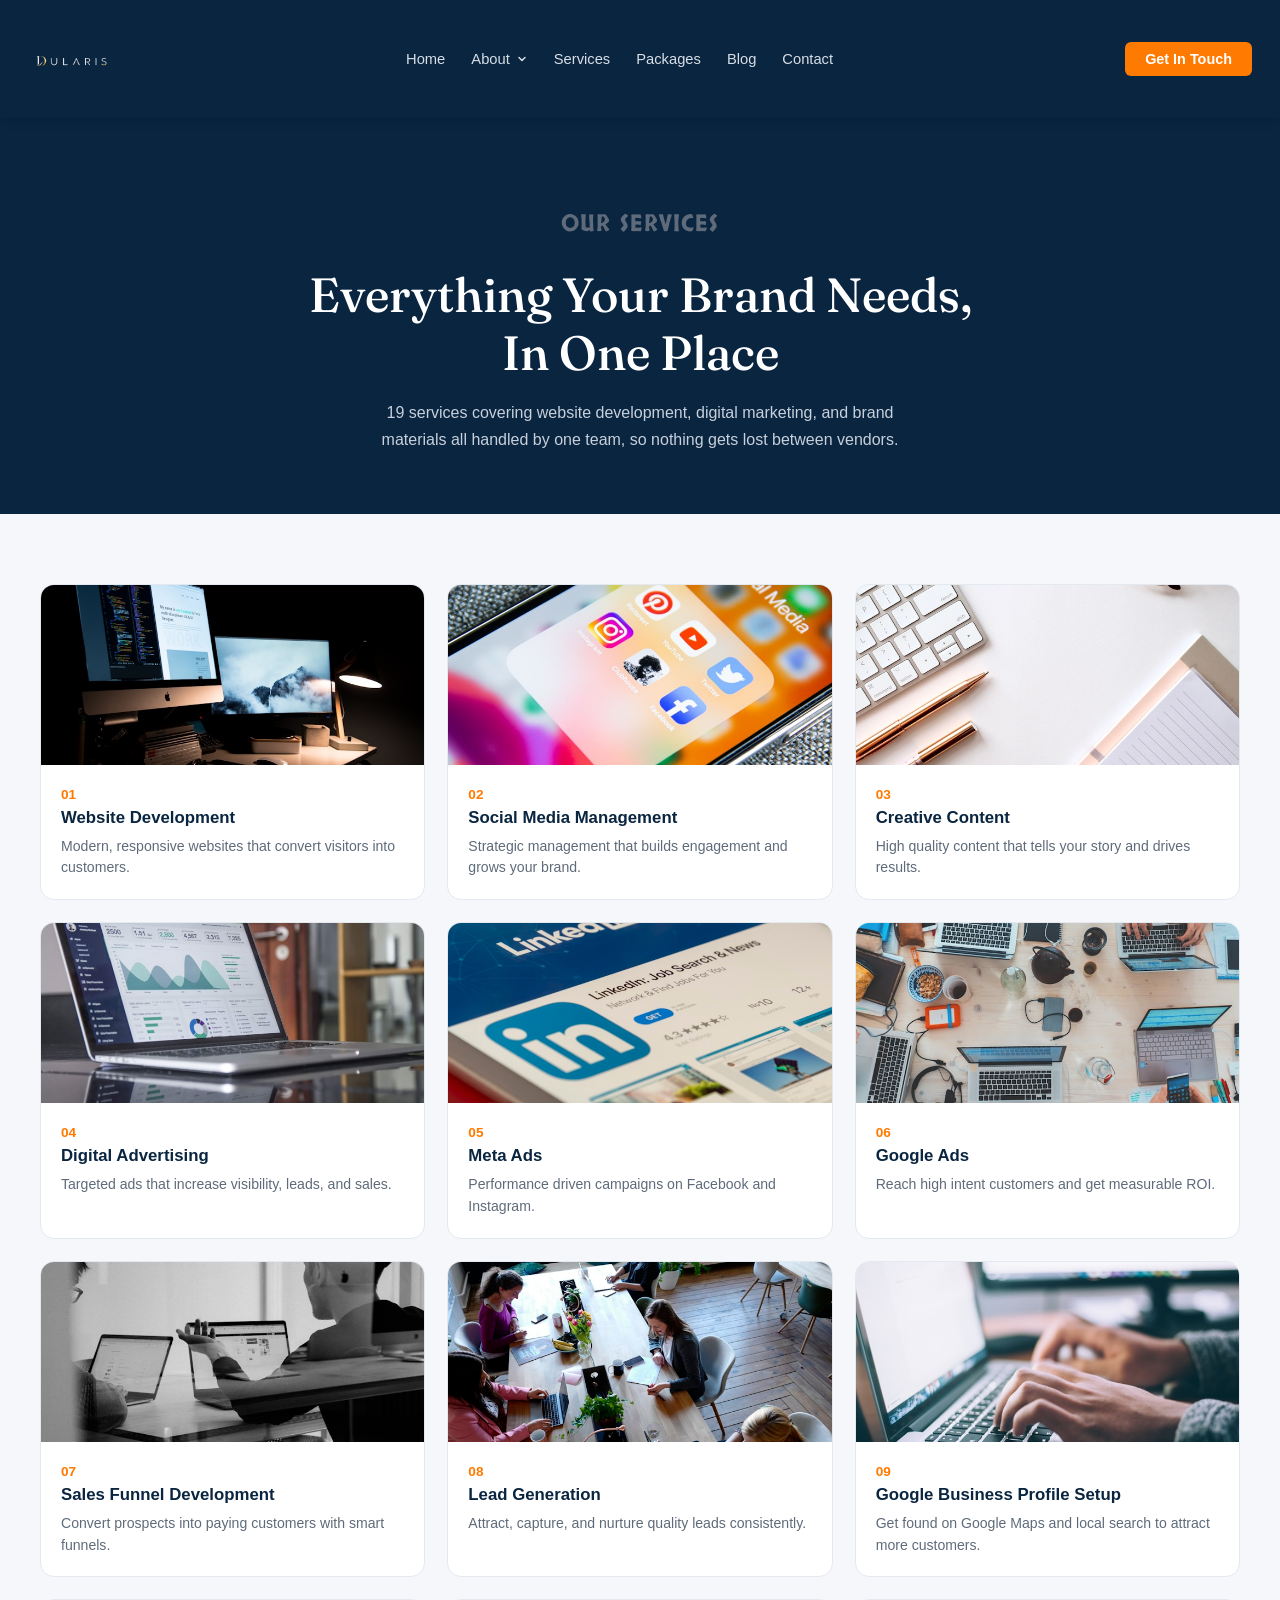
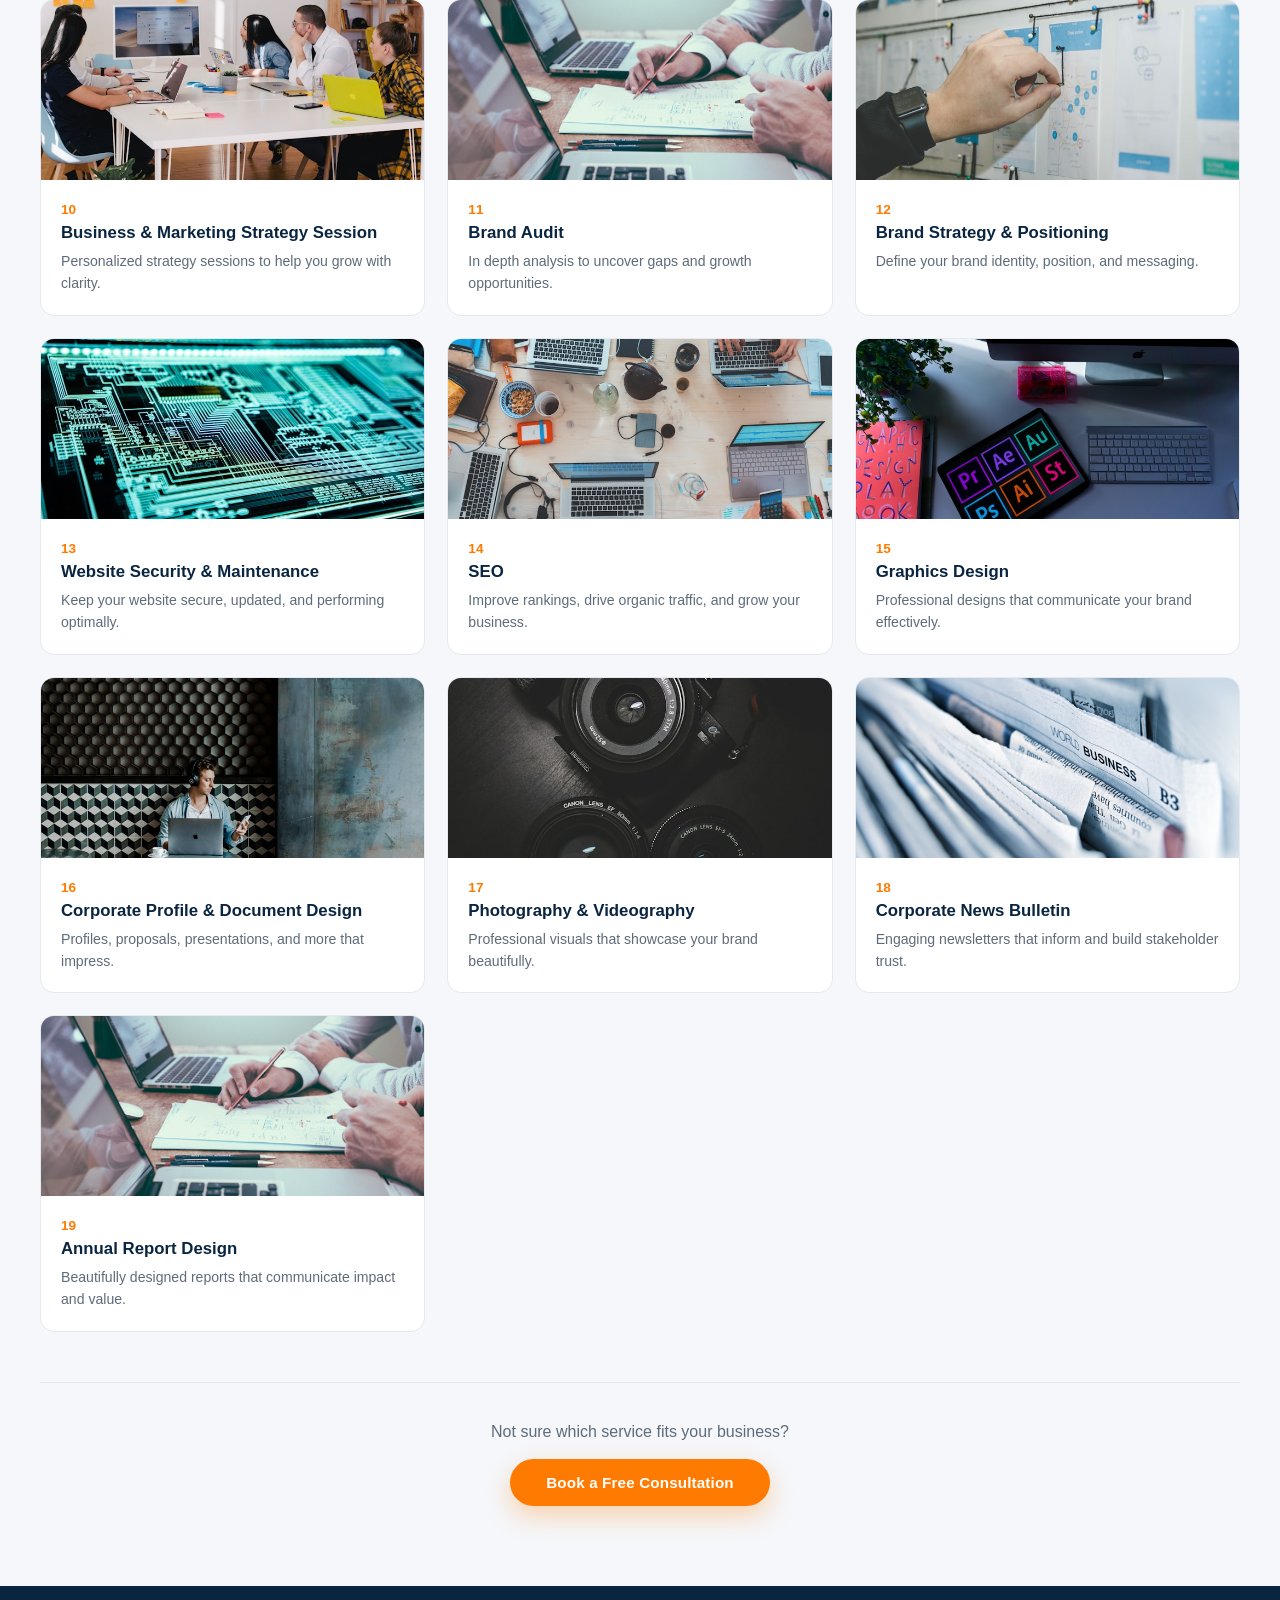
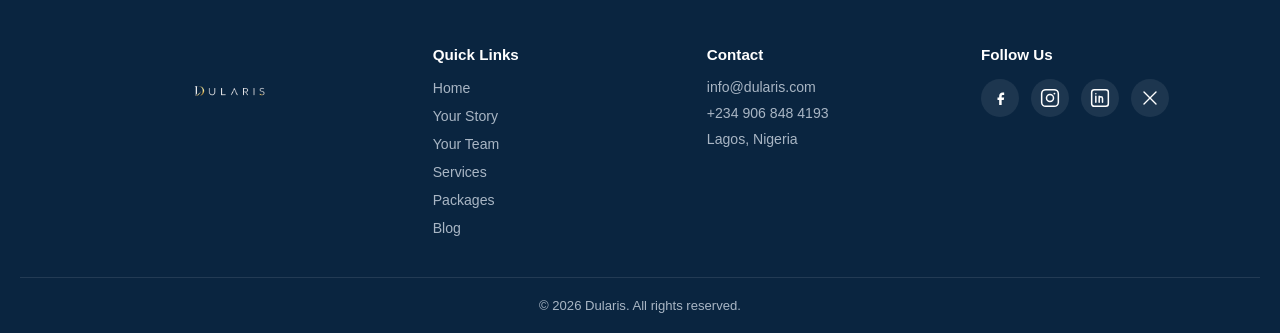
<file: services.html>
<!doctype html>
<html lang="en">
  <head>
    <meta charset="UTF-8" />
    <meta name="viewport" content="width=device-width, initial-scale=1.0" />

    <script type="application/ld+json">
      {
        "@context": "https://schema.org",
        "@graph": [
          {
            "@type": "Organization",
            "@id": "https://dularis.com/#organization",
            "name": "Dularis",
            "url": "https://dularis.com",
            "logo": "https://dularis.com/img/dularis-logo.png",
            "description": "A growth and brand agency handling website development, digital marketing, and brand materials as one connected system.",
            "email": "info@dularis.com",
            "telephone": "+234-906-848-4193",
            "address": {
              "@type": "PostalAddress",
              "addressLocality": "Lagos",
              "addressCountry": "NG"
            },
            "sameAs": [
              "https://www.facebook.com/profile.php?id=61593355730630",
              "https://www.instagram.com/dularis1/",
              "https://www.linkedin.com/in/dularis-dularis-78239742a/",
              "https://x.com/dularis_"
            ]
          },
          {
            "@type": "CollectionPage",
            "url": "https://dularis.com/services.html",
            "name": "Our Services | Dularis",
            "isPartOf": { "@id": "https://dularis.com/#website" },
            "about": { "@id": "https://dularis.com/#organization" },
            "description": "Explore all 19 services from Dularis — website development, digital marketing, brand identity, SEO, and more, all handled by one team."
          }
        ]
      }
    </script>

    <!-- FAVICON (browser tab icon + Google search icon) -->
    <link
      rel="icon"
      type="image/png"
      sizes="32x32"
      href="img/favicon-dularis-32.png"
    />
    <link
      rel="icon"
      type="image/png"
      sizes="16x16"
      href="img/favicon-dularis-16.png"
    />
    <link
      rel="icon"
      type="image/png"
      sizes="192x192"
      href="img/favicon-dularis-192.png"
    />
    <link
      rel="apple-touch-icon"
      sizes="180x180"
      href="img/favicon-dularis-180.png"
    />
    <link
      rel="shortcut icon"
      href="img/favicon-dularis-32.png"
      type="image/png"
    />

    <!-- SOCIAL MEDIA LINK PREVIEWS (WhatsApp, Facebook, LinkedIn) -->
    <meta property="og:title" content="Our Services | Dularis" />
    <meta
      property="og:description"
      content="19 services covering website development, digital marketing, and brand materials, all delivered by one team."
    />
    <meta
      property="og:image"
      content="https://dularis.com/img/Dularis-logo.jpeg"
    />
    <meta property="og:url" content="https://dularis.com/services.html" />
    <meta property="og:type" content="website" />

    <!-- TWITTER/X LINK PREVIEWS -->
    <meta name="twitter:card" content="summary" />
    <meta name="twitter:title" content="Our Services | Dularis" />
    <meta
      name="twitter:description"
      content="19 services covering website development, digital marketing, and brand materials, all delivered by one team."
    />
    <meta
      name="twitter:image"
      content="https://dularis.com/img/Dularis-logo.jpeg"
    />

    <title>Our Services | Dularis</title>
    <meta
      name="description"
      content="Explore all 19 services from Dularis — website development, digital marketing, brand identity, SEO, and more, all handled by one team."
    />
    <link rel="canonical" href="https://dularis.com/services.html" />
    <link rel="stylesheet" href="style.css" />
    <link rel="stylesheet" href="services.css" />
  </head>
  <body>
    <!-- NAVBAR -->
    <nav class="navbar">
      <a href="index.html#home" class="logo">
        <img src="img/dularis.png" alt="Dularis" class="logo-img" />
      </a>

      <button class="nav-toggle" id="navToggle" aria-label="Toggle menu">
        <span></span><span></span><span></span>
      </button>

      <div class="mobile-nav-overlay" id="navLinks">
        <ul class="nav-links">
          <li>
            <a href="index.html#home"><span>Home</span></a>
          </li>
          <li class="nav-dropdown">
            <button class="nav-dropdown-trigger" id="aboutDropdownTrigger">
              <span>About</span>
              <svg
                class="dropdown-caret"
                width="12"
                height="12"
                viewBox="0 0 16 16"
                fill="none"
              >
                <path
                  d="M4 6L8 10L12 6"
                  stroke="currentColor"
                  stroke-width="2"
                  stroke-linecap="round"
                  stroke-linejoin="round"
                />
              </svg>
            </button>
            <div class="nav-dropdown-panel" id="aboutDropdownPanel">
              <div class="nav-dropdown-panel-inner">
                <a href="about.html" class="dropdown-link">Our Story</a>
                <a href="team.html" class="dropdown-link">Our Team</a>
              </div>
            </div>
          </li>
          <li>
            <a href="services.html"><span>Services</span></a>
          </li>
          <li>
            <a href="index.html#packages"><span>Packages</span></a>
          </li>
          <li>
            <a href="blog.html"><span>Blog</span></a>
          </li>
          <li>
            <a href="index.html#contact"><span>Contact</span></a>
          </li>
        </ul>
        <a href="index.html#contact" class="nav-cta-mobile-link"
          >Get In Touch</a
        >
      </div>

      <a href="index.html#contact" class="nav-cta">Get In Touch</a>
    </nav>

    <!-- PAGE HEADER -->
    <section class="services-page-header">
      <p class="showcase-label">Our Services</p>
      <h1>Everything Your Brand Needs, In One Place</h1>
      <p class="services-page-intro">
        19 services covering website development, digital marketing, and brand
        materials all handled by one team, so nothing gets lost between vendors.
      </p>
    </section>

    <!-- FULL SERVICES GRID -->
    <section class="combo-services" id="services-detail">
      <div class="combo-grid">
        <div class="combo-card">
          <img src="img/service-1.jpg" alt="Website Development" />
          <div class="combo-info">
            <span class="combo-number">01</span>
            <h3>Website Development</h3>
            <p>
              Modern, responsive websites that convert visitors into customers.
            </p>
          </div>
        </div>

        <div class="combo-card">
          <img src="img/service-2.jpg" alt="Social Media Management" />
          <div class="combo-info">
            <span class="combo-number">02</span>
            <h3>Social Media Management</h3>
            <p>
              Strategic management that builds engagement and grows your brand.
            </p>
          </div>
        </div>

        <div class="combo-card">
          <img src="img/service-3.jpg" alt="Creative Content" />
          <div class="combo-info">
            <span class="combo-number">03</span>
            <h3>Creative Content</h3>
            <p>
              High quality content that tells your story and drives results.
            </p>
          </div>
        </div>

        <div class="combo-card">
          <img src="img/service-5.jpg" alt="Digital Advertising" />
          <div class="combo-info">
            <span class="combo-number">04</span>
            <h3>Digital Advertising</h3>
            <p>Targeted ads that increase visibility, leads, and sales.</p>
          </div>
        </div>

        <div class="combo-card">
          <img src="img/service-4.jpg" alt="Meta Ads" />
          <div class="combo-info">
            <span class="combo-number">05</span>
            <h3>Meta Ads</h3>
            <p>Performance driven campaigns on Facebook and Instagram.</p>
          </div>
        </div>

        <div class="combo-card">
          <img src="img/service-6.jpg" alt="Google Ads" />
          <div class="combo-info">
            <span class="combo-number">06</span>
            <h3>Google Ads</h3>
            <p>Reach high intent customers and get measurable ROI.</p>
          </div>
        </div>

        <div class="combo-card">
          <img src="img/service-7.jpg" alt="Sales Funnel Development" />
          <div class="combo-info">
            <span class="combo-number">07</span>
            <h3>Sales Funnel Development</h3>
            <p>Convert prospects into paying customers with smart funnels.</p>
          </div>
        </div>

        <div class="combo-card">
          <img src="img/service-8.jpg" alt="Lead Generation" />
          <div class="combo-info">
            <span class="combo-number">08</span>
            <h3>Lead Generation</h3>
            <p>Attract, capture, and nurture quality leads consistently.</p>
          </div>
        </div>

        <div class="combo-card">
          <img src="img/service-9.jpg" alt="Google Business Profile Setup" />
          <div class="combo-info">
            <span class="combo-number">09</span>
            <h3>Google Business Profile Setup</h3>
            <p>
              Get found on Google Maps and local search to attract more
              customers.
            </p>
          </div>
        </div>

        <div class="combo-card">
          <img
            src="img/service-10.jpg"
            alt="Business and Marketing Strategy Session"
          />
          <div class="combo-info">
            <span class="combo-number">10</span>
            <h3>Business &amp; Marketing Strategy Session</h3>
            <p>Personalized strategy sessions to help you grow with clarity.</p>
          </div>
        </div>

        <div class="combo-card">
          <img src="img/service-11.jpg" alt="Brand Audit" />
          <div class="combo-info">
            <span class="combo-number">11</span>
            <h3>Brand Audit</h3>
            <p>In depth analysis to uncover gaps and growth opportunities.</p>
          </div>
        </div>

        <div class="combo-card">
          <img
            src="img/service-12(2).jpg"
            alt="Brand Strategy and Positioning"
          />
          <div class="combo-info">
            <span class="combo-number">12</span>
            <h3>Brand Strategy &amp; Positioning</h3>
            <p>Define your brand identity, position, and messaging.</p>
          </div>
        </div>

        <div class="combo-card">
          <img
            src="img/service-13(2).jpg"
            alt="Website Security and Maintenance"
          />
          <div class="combo-info">
            <span class="combo-number">13</span>
            <h3>Website Security &amp; Maintenance</h3>
            <p>Keep your website secure, updated, and performing optimally.</p>
          </div>
        </div>

        <div class="combo-card">
          <img src="img/service-14.jpg" alt="SEO" />
          <div class="combo-info">
            <span class="combo-number">14</span>
            <h3>SEO</h3>
            <p>
              Improve rankings, drive organic traffic, and grow your business.
            </p>
          </div>
        </div>

        <div class="combo-card">
          <img src="img/service-15.jpg" alt="Graphics Design" />
          <div class="combo-info">
            <span class="combo-number">15</span>
            <h3>Graphics Design</h3>
            <p>Professional designs that communicate your brand effectively.</p>
          </div>
        </div>

        <div class="combo-card">
          <img
            src="img/service-16.jpg"
            alt="Corporate Profile and Document Design"
          />
          <div class="combo-info">
            <span class="combo-number">16</span>
            <h3>Corporate Profile &amp; Document Design</h3>
            <p>Profiles, proposals, presentations, and more that impress.</p>
          </div>
        </div>

        <div class="combo-card">
          <img src="img/service-17.jpg" alt="Photography and Videography" />
          <div class="combo-info">
            <span class="combo-number">17</span>
            <h3>Photography &amp; Videography</h3>
            <p>Professional visuals that showcase your brand beautifully.</p>
          </div>
        </div>

        <div class="combo-card">
          <img src="img/service-18.jpg" alt="Corporate News Bulletin" />
          <div class="combo-info">
            <span class="combo-number">18</span>
            <h3>Corporate News Bulletin</h3>
            <p>Engaging newsletters that inform and build stakeholder trust.</p>
          </div>
        </div>

        <div class="combo-card">
          <img src="img/service-19.jpg" alt="Annual Report Design" />
          <div class="combo-info">
            <span class="combo-number">19</span>
            <h3>Annual Report Design</h3>
            <p>
              Beautifully designed reports that communicate impact and value.
            </p>
          </div>
        </div>
      </div>

      <div class="services-page-cta">
        <p>Not sure which service fits your business?</p>
        <a href="index.html#contact" class="hero-cta"
          >Book a Free Consultation</a
        >
      </div>
    </section>

    <!-- FOOTER -->
    <footer class="site-footer">
      <div class="footer-grid">
        <div class="footer-brand">
          <img src="img/dularis.png" alt="Dularis" class="footer-logo" />
        </div>

        <div class="footer-links">
          <h4>Quick Links</h4>
          <ul>
            <li><a href="index.html#home">Home</a></li>
            <li><a href="about.html">Your Story</a></li>
            <li><a href="team.html">Your Team</a></li>
            <li><a href="services.html">Services</a></li>
            <li><a href="index.html#packages">Packages</a></li>
            <li><a href="blog.html">Blog</a></li>
          </ul>
        </div>

        <div class="footer-contact">
          <h4>Contact</h4>
          <ul>
            <li>info@dularis.com</li>
            <li>+234 906 848 4193</li>
            <li>Lagos, Nigeria</li>
          </ul>
        </div>

        <div class="footer-social">
          <h4>Follow Us</h4>
          <div class="footer-social-icons">
            <a
              href="https://www.facebook.com/profile.php?id=61593355730630"
              aria-label="Facebook"
              class="social-icon"
            >
              <svg width="20" height="20" viewBox="0 0 24 24" fill="none">
                <path
                  d="M15 8.5h2V5.5h-2c-2.2 0-4 1.8-4 4v2H9v3h2v6h3v-6h2.5l.5-3H14v-2c0-.5.5-1 1-1z"
                  fill="white"
                />
              </svg>
            </a>
            <a
              href="https://www.instagram.com/dularis1/"
              aria-label="Instagram"
              class="social-icon"
            >
              <svg width="20" height="20" viewBox="0 0 24 24" fill="none">
                <rect
                  x="2"
                  y="2"
                  width="20"
                  height="20"
                  rx="5"
                  stroke="white"
                  stroke-width="1.8"
                />
                <circle
                  cx="12"
                  cy="12"
                  r="4.2"
                  stroke="white"
                  stroke-width="1.8"
                />
                <circle cx="17.3" cy="6.7" r="1.1" fill="white" />
              </svg>
            </a>
            <a
              href="https://www.linkedin.com/in/dularis-dularis-78239742a/"
              aria-label="LinkedIn"
              class="social-icon"
            >
              <svg width="20" height="20" viewBox="0 0 24 24" fill="none">
                <rect
                  x="2"
                  y="2"
                  width="20"
                  height="20"
                  rx="3"
                  stroke="white"
                  stroke-width="1.8"
                />
                <path
                  d="M7 10v7M7 7v.01M11 17v-4.5a2 2 0 0 1 4 0V17M11 17v-7"
                  stroke="white"
                  stroke-width="1.8"
                  stroke-linecap="round"
                />
              </svg>
            </a>
            <a
              href="https://x.com/dularis_?s=11"
              aria-label="X"
              class="social-icon"
            >
              <svg width="18" height="18" viewBox="0 0 24 24" fill="none">
                <path
                  d="M4 4l16 16M20 4L4 20"
                  stroke="white"
                  stroke-width="1.8"
                  stroke-linecap="round"
                />
              </svg>
            </a>
          </div>
        </div>
      </div>

      <div class="footer-bottom">
        <p>
          &copy; <span id="footerYear"></span> Dularis. All rights reserved.
        </p>
      </div>
    </footer>

    <script>
      const navToggle = document.getElementById("navToggle");
      const navLinks = document.getElementById("navLinks");
      navToggle.addEventListener("click", () => {
        navLinks.classList.toggle("open");
        navToggle.classList.toggle("active");
        document.body.classList.toggle("nav-open");
      });

      document
        .querySelectorAll(".nav-links a, .nav-cta-mobile-link")
        .forEach((link) => {
          link.addEventListener("click", () => {
            navLinks.classList.remove("open");
            navToggle.classList.remove("active");
            document.body.classList.remove("nav-open");
          });
        });

      const aboutTrigger = document.getElementById("aboutDropdownTrigger");
      const aboutPanel = document.getElementById("aboutDropdownPanel");
      aboutTrigger.addEventListener("click", (e) => {
        e.stopPropagation();
        aboutTrigger.classList.toggle("active");
        aboutPanel.classList.toggle("open");
      });
      document.addEventListener("click", (e) => {
        if (
          !aboutTrigger.contains(e.target) &&
          !aboutPanel.contains(e.target)
        ) {
          aboutTrigger.classList.remove("active");
          aboutPanel.classList.remove("open");
        }
      });

      document.getElementById("footerYear").textContent =
        new Date().getFullYear();
    </script>
  </body>
</html>
</file>
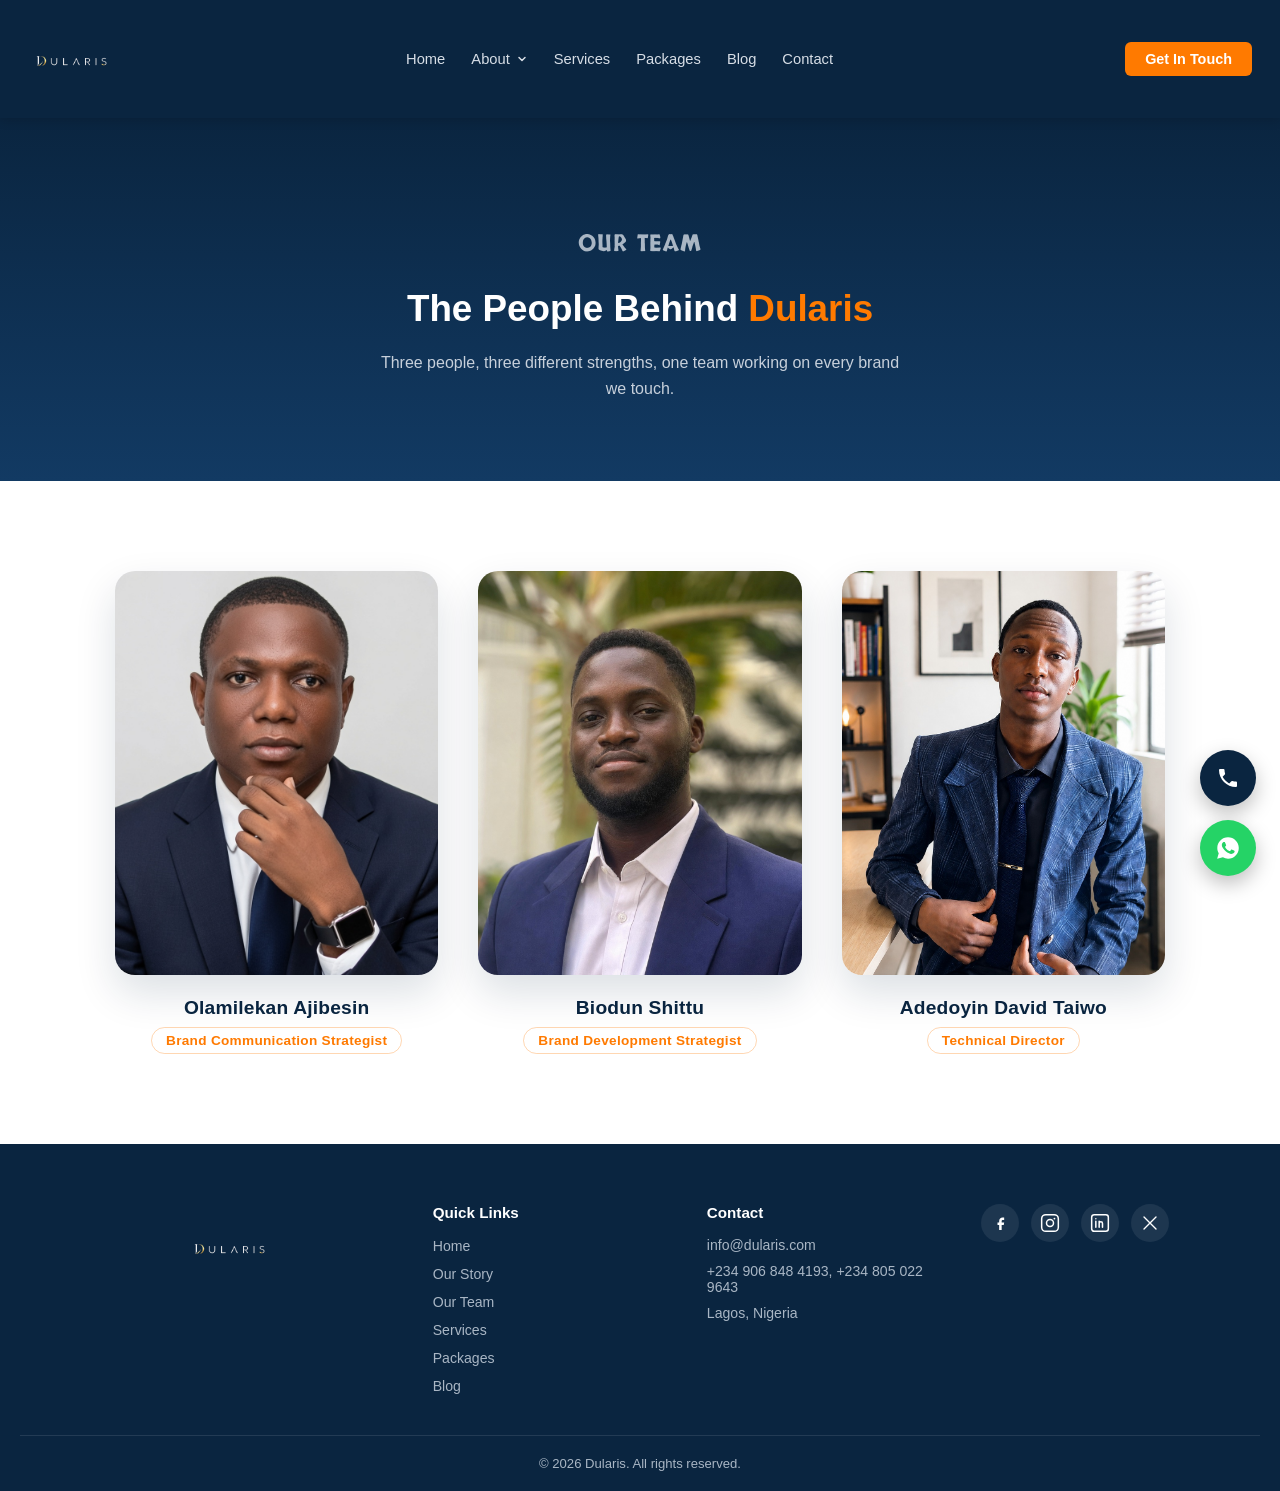
<file: team.html>
<!doctype html>
<html lang="en">
  <head>
    <meta charset="UTF-8" />
    <meta name="viewport" content="width=device-width, initial-scale=1.0" />

    <!-- FAVICON (browser tab icon + Google search icon) -->
    <link
      rel="icon"
      type="image/png"
      sizes="32x32"
      href="img/favicon-dularis-32.png"
    />
    <link
      rel="icon"
      type="image/png"
      sizes="16x16"
      href="img/favicon-dularis-16.png"
    />
    <link
      rel="icon"
      type="image/png"
      sizes="192x192"
      href="img/favicon-dularis-192.png"
    />
    <link
      rel="apple-touch-icon"
      sizes="180x180"
      href="img/favicon-dularis-180.png"
    />
    <link
      rel="shortcut icon"
      href="img/favicon-dularis-32.png"
      type="image/png"
    />

    <!-- SOCIAL MEDIA LINK PREVIEWS (WhatsApp, Facebook, LinkedIn) -->
    <meta property="og:title" content="Our Team | Dularis" />
    <meta
      property="og:description"
      content="Meet the team behind Dularis, the people building brands and driving growth for our clients in Lagos and beyond."
    />
    <meta
      property="og:image"
      content="https://dularis.com/img/Dularis-logo.jpeg"
    />
    <meta property="og:url" content="https://dularis.com/team.html" />
    <meta property="og:type" content="website" />

    <!-- TWITTER/X LINK PREVIEWS -->
    <meta name="twitter:card" content="summary" />
    <meta name="twitter:title" content="Our Team | Dularis" />
    <meta
      name="twitter:description"
      content="Meet the team behind Dularis, the people building brands and driving growth for our clients in Lagos and beyond."
    />
    <meta
      name="twitter:image"
      content="https://dularis.com/img/Dularis-logo.jpeg"
    />

    <title>Our Team | Dularis</title>
    <link rel="canonical" href="https://dularis.com/team.html" />
    <link rel="stylesheet" href="style.css" />
    <link rel="stylesheet" href="team.css" />
    <script type="application/ld+json">
      {
        "@context": "https://schema.org",
        "@graph": [
          {
            "@type": "Organization",
            "@id": "https://dularis.com/#organization",
            "name": "Dularis",
            "url": "https://dularis.com",
            "logo": "https://dularis.com/img/dularis-logo.png",
            "email": "info@dularis.com",
            "telephone": "+234-906-848-4193"
          },
          {
            "@type": "AboutPage",
            "url": "https://dularis.com/team.html",
            "name": "Our Team | Dularis",
            "about": { "@id": "https://dularis.com/#organization" }
          },
          {
            "@type": "Person",
            "name": "Olamilekan Ajibesin",
            "jobTitle": "Brand Communication Strategist",
            "worksFor": { "@id": "https://dularis.com/#organization" }
          },
          {
            "@type": "Person",
            "name": "Biodun Shittu",
            "jobTitle": "Brand Development Strategist",
            "worksFor": { "@id": "https://dularis.com/#organization" }
          },
          {
            "@type": "Person",
            "name": "Adedoyin David Taiwo",
            "jobTitle": "Technical Director",
            "worksFor": { "@id": "https://dularis.com/#organization" }
          }
        ]
      }
    </script>
  </head>
  <body>
    <!-- NAVBAR -->
    <nav class="navbar">
      <div class="logo">
        <img src="img/dularis.png" alt="Dularis" class="logo-img" />
      </div>
      <button class="nav-toggle" id="navToggle" aria-label="Toggle menu">
        <span></span><span></span><span></span>
      </button>
      <div class="mobile-nav-overlay" id="navLinks">
        <ul class="nav-links">
          <li><a href="index.html">Home</a></li>
          <li class="nav-dropdown">
            <button class="nav-dropdown-trigger" id="aboutDropdownTrigger">
              About
              <svg
                class="dropdown-caret"
                width="12"
                height="12"
                viewBox="0 0 16 16"
                fill="none"
              >
                <path
                  d="M4 6L8 10L12 6"
                  stroke="currentColor"
                  stroke-width="2"
                  stroke-linecap="round"
                  stroke-linejoin="round"
                />
              </svg>
            </button>
            <div class="nav-dropdown-panel" id="aboutDropdownPanel">
              <a href="about.html" class="dropdown-link">Our Story</a>
              <a href="team.html" class="dropdown-link">Our Team</a>
            </div>
          </li>
          <li><a href="services.html">Services</a></li>
          <li><a href="index.html#packages">Packages</a></li>
          <li><a href="blog.html">Blog</a></li>
          <li><a href="index.html#contact">Contact</a></li>
        </ul>
        <a href="index.html#contact" class="nav-cta-mobile-link"
          >Get In Touch</a
        >
      </div>
      <a href="index.html#contact" class="nav-cta">Get In Touch</a>
    </nav>

    <!-- TEAM HERO -->
    <section class="team-hero">
      <p class="showcase-label" style="color: #a9b6c4">Our Team</p>
      <h1>The People Behind <span>Dularis</span></h1>
      <p class="team-hero-sub">
        Three people, three different strengths, one team working on every brand
        we touch.
      </p>
    </section>

    <!-- TEAM GRID -->
    <section class="team-grid-section">
      <div class="team-grid">
        <div class="team-member-card reveal-up" data-tilt>
          <div class="team-photo-frame">
            <img src="img/team-olamilekan.jpg" alt="Olamilekan Ajibesin" />
            <div class="team-photo-glow"></div>
          </div>
          <h3>Olamilekan Ajibesin</h3>
          <p class="team-role">Brand Communication Strategist</p>
        </div>

        <div class="team-member-card reveal-up" data-tilt>
          <div class="team-photo-frame">
            <img src="img/team-biodun.jpg" alt="Biodun Shittu" />
            <div class="team-photo-glow"></div>
          </div>
          <h3>Biodun Shittu</h3>
          <p class="team-role">Brand Development Strategist</p>
        </div>

        <div class="team-member-card reveal-up" data-tilt>
          <div class="team-photo-frame">
            <img src="img/team-adedoyin.jpg" alt="Adedoyin David Taiwo" />
            <div class="team-photo-glow"></div>
          </div>
          <h3>Adedoyin David Taiwo</h3>
          <p class="team-role">Technical Director</p>
        </div>
      </div>
    </section>

    <!-- FOOTER -->
    <footer class="site-footer">
      <div class="footer-grid">
        <div class="footer-brand">
          <img src="img/dularis.png" alt="Dularis" class="footer-logo" />
          <p class="footer-tagline">
            <!-- Transforming Brands. Empowering Businesses. -->
          </p>
        </div>

        <div class="footer-links">
          <h4>Quick Links</h4>
          <ul>
            <li><a href="index.html">Home</a></li>
            <li><a href="about.html">Our Story</a></li>
            <li><a href="team.html">Our Team</a></li>
            <li><a href="services.html">Services</a></li>
            <li><a href="index.html#packages">Packages</a></li>
            <li><a href="blog.html">Blog</a></li>
          </ul>
        </div>

        <div class="footer-contact">
          <h4>Contact</h4>
          <ul>
            <li>info@dularis.com</li>
            <li>+234 906 848 4193, +234 805 022 9643</li>
            <li>Lagos, Nigeria</li>
          </ul>
        </div>

        <div class="footer-social-icons">
          <a
            href="https://www.facebook.com/profile.php?id=61593355730630"
            aria-label="Facebook"
            class="social-icon"
          >
            <svg width="20" height="20" viewBox="0 0 24 24" fill="none">
              <path
                d="M15 8.5h2V5.5h-2c-2.2 0-4 1.8-4 4v2H9v3h2v6h3v-6h2.5l.5-3H14v-2c0-.5.5-1 1-1z"
                fill="white"
              />
            </svg>
          </a>
          <a
            href="https://www.instagram.com/dularis1/"
            aria-label="Instagram"
            class="social-icon"
          >
            <svg width="20" height="20" viewBox="0 0 24 24" fill="none">
              <rect
                x="2"
                y="2"
                width="20"
                height="20"
                rx="5"
                stroke="white"
                stroke-width="1.8"
              />
              <circle
                cx="12"
                cy="12"
                r="4.2"
                stroke="white"
                stroke-width="1.8"
              />
              <circle cx="17.3" cy="6.7" r="1.1" fill="white" />
            </svg>
          </a>
          <a
            href="https://www.linkedin.com/in/dularis-dularis-78239742a/"
            aria-label="LinkedIn"
            class="social-icon"
          >
            <svg width="20" height="20" viewBox="0 0 24 24" fill="none">
              <rect
                x="2"
                y="2"
                width="20"
                height="20"
                rx="3"
                stroke="white"
                stroke-width="1.8"
              />
              <path
                d="M7 10v7M7 7v.01M11 17v-4.5a2 2 0 0 1 4 0V17M11 17v-7"
                stroke="white"
                stroke-width="1.8"
                stroke-linecap="round"
              />
            </svg>
          </a>
          <a
            href="https://x.com/dularis_?s=11"
            aria-label="X"
            class="social-icon"
          >
            <svg width="18" height="18" viewBox="0 0 24 24" fill="none">
              <path
                d="M4 4l16 16M20 4L4 20"
                stroke="white"
                stroke-width="1.8"
                stroke-linecap="round"
              />
            </svg>
          </a>
        </div>
      </div>

      <div class="footer-bottom">
        <p>
          &copy; <span id="footerYear"></span> Dularis. All rights reserved.
        </p>
      </div>
    </footer>

    <!-- FLOATING CALL + WHATSAPP -->
    <div class="floating-contact">
      <a
        href="tel:+2349068484193"
        class="float-btn float-call"
        aria-label="Call Dularis"
      >
        <svg width="24" height="24" viewBox="0 0 24 24" fill="none">
          <path
            d="M6.62 10.79c1.44 2.83 3.76 5.14 6.59 6.59l2.2-2.2a1 1 0 0 1 1.01-.24c1.12.37 2.33.57 3.58.57a1 1 0 0 1 1 1V20a1 1 0 0 1-1 1C10.61 21 3 13.39 3 4a1 1 0 0 1 1-1h3.5a1 1 0 0 1 1 1c0 1.25.2 2.46.57 3.58a1 1 0 0 1-.25 1.01l-2.2 2.2z"
            fill="white"
          />
        </svg>
      </a>
      <a
        href="https://wa.me/2349068484193"
        class="float-btn float-whatsapp"
        target="_blank"
        aria-label="Chat on WhatsApp"
      >
        <svg width="26" height="26" viewBox="0 0 24 24" fill="none">
          <path
            d="M12.04 2C6.58 2 2.13 6.45 2.13 11.91c0 1.75.46 3.45 1.32 4.95L2 22l5.28-1.38a9.9 9.9 0 0 0 4.76 1.21h.01c5.46 0 9.9-4.45 9.9-9.91C21.96 6.45 17.5 2 12.04 2zm5.8 14.02c-.24.68-1.4 1.3-1.93 1.38-.5.08-1.13.11-1.82-.11-.42-.13-.96-.31-1.65-.6-2.9-1.25-4.79-4.17-4.94-4.36-.14-.19-1.18-1.57-1.18-3 0-1.43.75-2.13 1.02-2.42.27-.29.58-.36.78-.36.19 0 .39 0 .56.01.18.01.42-.07.65.5.24.58.82 2 .89 2.15.07.15.12.32.02.51-.1.19-.15.31-.29.48-.15.17-.31.38-.44.51-.15.15-.3.31-.13.6.17.29.75 1.24 1.62 2.01 1.11.99 2.05 1.3 2.34 1.44.29.15.46.13.63-.08.17-.2.72-.84.91-1.13.19-.29.39-.24.65-.14.27.1 1.69.8 1.98.94.29.15.48.22.55.34.07.13.07.75-.17 1.43z"
            fill="white"
          />
        </svg>
      </a>
    </div>

    <script>
      const navToggle = document.getElementById("navToggle");
      const navLinks = document.getElementById("navLinks");
      navToggle.addEventListener("click", () => {
        navLinks.classList.toggle("open");
        navToggle.classList.toggle("active");
        document.body.classList.toggle("nav-open");
      });

      const aboutTrigger = document.getElementById("aboutDropdownTrigger");
      const aboutPanel = document.getElementById("aboutDropdownPanel");
      aboutTrigger.addEventListener("click", (e) => {
        e.stopPropagation();
        aboutTrigger.classList.toggle("active");
        aboutPanel.classList.toggle("open");
      });
      document.addEventListener("click", (e) => {
        if (
          !aboutTrigger.contains(e.target) &&
          !aboutPanel.contains(e.target)
        ) {
          aboutTrigger.classList.remove("active");
          aboutPanel.classList.remove("open");
        }
      });

      document.getElementById("footerYear").textContent =
        new Date().getFullYear();
      document.querySelectorAll("[data-tilt]").forEach((card) => {
        card.addEventListener("mousemove", (e) => {
          const rect = card.getBoundingClientRect();
          const x = e.clientX - rect.left;
          const y = e.clientY - rect.top;
          const rotateX = ((y - rect.height / 2) / (rect.height / 2)) * -5;
          const rotateY = ((x - rect.width / 2) / (rect.width / 2)) * 5;
          card.style.transform = `rotateX(${rotateX}deg) rotateY(${rotateY}deg) translateY(-4px)`;
        });
        card.addEventListener("mouseleave", () => {
          card.style.transform = "rotateX(0) rotateY(0) translateY(0)";
        });
      });
    </script>
  </body>
</html>
</file>
<file: style.css>
@import url("https://fonts.googleapis.com/css2?family=Skranji:wght@400;700&display=swap");
@import url("https://fonts.googleapis.com/css2?family=Fraunces:opsz,wght@9..144,400;9..144,500;9..144,600;9..144,700&display=swap");

:root {
  --bg-white: #ffffff;
  --bg-light: #f5f7fa;
  --navy: #0a2540;
  --charcoal: #1a1a2e;
  --gray: #5f6b7a;
  --amber: #ff7a00;
  --amber-hover: #e56a00;
  --teal: #00b8a9;
  --ff: "Skranji", system-ui;
}
* {
  margin: 0;
  padding: 0;
  box-sizing: border-box;
}
html {
  scroll-behavior: smooth;
}
body {
  font-family: "Segoe UI", Arial, sans-serif;
  background: var(--bg-white);
  color: var(--charcoal);
}

/* NAVBAR */
.navbar {
  position: sticky;
  top: 0;
  z-index: 100;
  background: var(--navy);
  display: flex;
  align-items: center;
  justify-content: space-between;
  padding: 16px 28px;
  box-shadow: 0 2px 10px rgba(0, 0, 0, 0.15);
}
.navbar .logo {
  display: flex;
  align-items: center;
}
.logo-img {
  height: 86px;
  width: auto;
  display: block;
}
.nav-toggle {
  display: none;
  flex-direction: column;
  gap: 5px;
  background: none;
  border: none;
  cursor: pointer;
  z-index: 101;
}
.nav-toggle span {
  width: 24px;
  height: 2px;
  background: #fff;
  transition:
    transform 0.3s ease,
    opacity 0.3s ease;
}
.nav-toggle.active span:nth-child(1) {
  transform: translateY(7px) rotate(45deg);
}
.nav-toggle.active span:nth-child(2) {
  opacity: 0;
}
.nav-toggle.active span:nth-child(3) {
  transform: translateY(-7px) rotate(-45deg);
}

.nav-links {
  list-style: none;
  display: flex;
  align-items: center;
  gap: 26px;
}
.nav-links a {
  color: #d7dee6;
  text-decoration: none;
  font-size: 0.92rem;
  transition: color 0.2s ease;
}
.nav-links a:hover {
  color: #fff;
}
.nav-cta {
  background: var(--amber);
  color: #fff;
  padding: 9px 20px;
  border-radius: 6px;
  text-decoration: none;
  font-size: 0.9rem;
  font-weight: 600;
  transition: background 0.2s ease;
}
.nav-cta:hover {
  background: var(--amber-hover);
}
.nav-cta-mobile-link {
  display: none;
}

/* NAV DROPDOWN (About > Your Story / Your Team) */
.nav-dropdown {
  position: relative;
}
.nav-dropdown-trigger {
  display: flex;
  align-items: center;
  gap: 6px;
  background: none;
  border: none;
  color: #d7dee6;
  font-size: 0.92rem;
  cursor: pointer;
  font-family: inherit;
}
.nav-dropdown-trigger:hover {
  color: #fff;
}
.dropdown-caret {
  transition: transform 0.25s ease;
}
.nav-dropdown-trigger.active .dropdown-caret {
  transform: rotate(180deg);
}

.nav-dropdown-panel {
  position: absolute;
  top: calc(100% + 14px);
  left: 50%;
  transform: translateX(-50%);
  background: var(--navy);
  border: 1px solid rgba(255, 255, 255, 0.08);
  border-radius: 12px;
  box-shadow: 0 16px 36px rgba(10, 37, 64, 0.35);
  width: 220px;
  padding: 16px;
  opacity: 0;
  visibility: hidden;
  transition:
    opacity 0.25s ease,
    transform 0.25s ease;
}
.nav-dropdown-panel.open {
  opacity: 1;
  visibility: visible;
  transform: translateX(-50%) translateY(0);
}
.dropdown-link {
  display: block;
  color: #fff;
  text-decoration: none;
  font-weight: 600;
  font-size: 0.92rem;
  padding: 10px 8px;
  border-radius: 6px;
  transition:
    background 0.2s ease,
    color 0.2s ease;
}
.dropdown-link:hover {
  background: rgba(255, 255, 255, 0.08);
  color: var(--amber);
}

/* HERO */
/* HERO */
.hero {
  background: var(--navy);
  color: #fff;
  text-align: center;
  padding: 110px 20px 80px;
  position: relative;
  overflow: hidden;
}
.hero::before {
  content: "";
  position: absolute;
  top: -120px;
  left: 50%;
  transform: translateX(-50%);
  width: 600px;
  height: 400px;
  background: radial-gradient(
    ellipse at center,
    rgba(255, 122, 0, 0.12),
    transparent 70%
  );
  pointer-events: none;
}
.hero h1 {
  font-family: "Fraunces", serif;
  font-weight: 500;
  font-size: clamp(2.4rem, 4vw + 1.2rem, 4.2rem);
  line-height: 1.15;
  letter-spacing: -0.02em;
  max-width: 780px;
  margin: 0 auto 22px;
  position: relative;
  z-index: 1;
}
.hero h1 span {
  font-style: italic;
  background: linear-gradient(135deg, var(--amber), #ffb877);
  -webkit-background-clip: text;
  background-clip: text;
  color: transparent;
}
.hero p {
  color: #c7d0db;
  max-width: 560px;
  margin: 0 auto 36px;
  font-size: 1.08rem;
  line-height: 1.7;
  letter-spacing: 0.01em;
  position: relative;
  z-index: 1;
}
.hero-cta {
  display: inline-block;
  background: var(--amber);
  color: #fff;
  padding: 15px 36px;
  border-radius: 999px;
  text-decoration: none;
  font-weight: 600;
  font-size: 0.95rem;
  letter-spacing: 0.01em;
  box-shadow: 0 10px 26px rgba(255, 122, 0, 0.3);
  position: relative;
  z-index: 1;
  transition:
    background 0.2s ease,
    transform 0.2s ease,
    box-shadow 0.2s ease;
}
.hero-eyebrow {
  display: block;
  color: var(--teal);
  font-size: 0.78rem;
  font-weight: 700;
  letter-spacing: 2.5px;
  text-transform: uppercase;
  margin-bottom: 20px;
  position: relative;
  z-index: 1;
}

.hero-cta-group {
  display: flex;
  flex-wrap: wrap;
  justify-content: center;
  gap: 14px;
  position: relative;
  z-index: 1;
}

.hero-cta-secondary {
  background: transparent;
  border: 1.5px solid rgba(255, 255, 255, 0.35);
  color: #fff;
  box-shadow: none;
}
.hero-cta-secondary:hover {
  background: rgba(255, 255, 255, 0.08);
  border-color: #fff;
  transform: translateY(-2px);
  box-shadow: none;
}
.hero-cta:hover {
  background: var(--amber-hover);
  transform: translateY(-2px);
  box-shadow: 0 14px 32px rgba(255, 122, 0, 0.38);
}
/* SHOWCASE / "WHY DULARIS" CAROUSEL */
.showcase {
  padding: 50px 20px 60px;
  background: var(--bg-white);
  position: relative;
}
.showcase-label {
  text-align: center;
  color: var(--gray);
  font-size: 23px;
  letter-spacing: 1px;
  text-transform: uppercase;
  margin-bottom: 26px;
  font-family: var(--ff);
}
.showcase-label .dul {
  color: var(--amber);
}
.swiper {
  max-width: 1100px;
  margin: 0 auto;
  padding-bottom: 10px;
}
.work-card {
  position: relative;
  height: 340px;
  border-radius: 16px;
  overflow: hidden;
  background-size: cover;
  background-position: center;
  display: flex;
  align-items: flex-end;
  box-shadow: 0 10px 25px rgba(10, 37, 64, 0.15);
}
.card-1 {
  background-image: url("https://images.unsplash.com/photo-1467232004584-a241de8bcf5d?w=800&h=600&fit=crop");
}
.card-2 {
  background-image: url("https://images.unsplash.com/photo-1517245386807-bb43f82c33c4?w=800&h=600&fit=crop");
}
.card-3 {
  background-image: url("https://images.unsplash.com/photo-1522071820081-009f0129c71c?w=800&h=600&fit=crop");
}
.card-4 {
  background-image: url("https://images.unsplash.com/photo-1554224155-6726b3ff858f?w=800&h=600&fit=crop");
}
.card-5 {
  background-image: url("https://images.unsplash.com/photo-1460925895917-afdab827c52f?w=800&h=600&fit=crop");
}
.card-6 {
  background-image: url("https://images.unsplash.com/photo-1552664730-d307ca884978?w=800&h=600&fit=crop");
}
.card-7 {
  background-image: url("https://images.unsplash.com/photo-1451187580459-43490279c0fa?w=800&h=600&fit=crop");
}
.card-8 {
  background-image: url("https://images.unsplash.com/photo-1551288049-bebda4e38f71?w=800&h=600&fit=crop");
}

.work-card::before {
  content: "";
  position: absolute;
  inset: -10px;
  background: inherit;
  background-size: cover;
  background-position: center;
  filter: blur(2px);
  opacity: 0.85;
  z-index: 0;
}
.work-card::after {
  content: "";
  position: absolute;
  inset: 0;
  z-index: 1;
  background: linear-gradient(
    to top,
    rgba(10, 37, 64, 0.75) 0%,
    rgba(10, 37, 64, 0.1) 55%,
    transparent 100%
  );
}
.work-card .work-info {
  position: relative;
  z-index: 2;
  padding: 22px;
  color: #fff;
}
.work-info .tag {
  display: inline-block;
  background: var(--amber);
  font-size: 11px;
  font-weight: 700;
  letter-spacing: 0.5px;
  text-transform: uppercase;
  padding: 4px 10px;
  border-radius: 5px;
  margin-bottom: 10px;
}
.work-info h3 {
  font-size: 1.3rem;
  margin-bottom: 4px;
}
.work-info p {
  font-size: 0.9rem;
  color: #d7dee6;
}

.swiper-button-next,
.swiper-button-prev {
  color: var(--navy) !important;
  background: #fff;
  width: 42px !important;
  height: 42px !important;
  border-radius: 50%;
  box-shadow: 0 4px 12px rgba(0, 0, 0, 0.15);
}
.swiper-button-next::after,
.swiper-button-prev::after {
  font-size: 16px !important;
  font-weight: 700;
}

/* VISION / MISSION / VALUES */
.mission-section {
  background: var(--bg-white);
  padding: 60px 20px;
}
.mission-grid {
  max-width: 1100px;
  margin: 0 auto;
  display: grid;
  grid-template-columns: 1fr;
  gap: 24px;
}
.mission-card {
  background: var(--bg-light);
  border: 1px solid #e4e9ef;
  border-left: 4px solid var(--amber);
  border-radius: 12px;
  padding: 32px 28px;
  transition:
    transform 0.3s ease,
    box-shadow 0.3s ease,
    border-left-color 0.3s ease;
  box-shadow: 0 4px 14px rgba(10, 37, 64, 0.05);
  position: relative;
  overflow: hidden;
}
.mission-card:hover {
  transform: translateY(-4px);
  box-shadow: 0 14px 28px rgba(10, 37, 64, 0.1);
  border-left-color: var(--teal);
}
.mission-card::before {
  content: "";
  position: absolute;
  top: -30px;
  right: -30px;
  width: 100px;
  height: 100px;
  background: var(--amber);
  opacity: 0.06;
  border-radius: 50%;
}
.mission-tag {
  display: inline-flex;
  align-items: center;
  gap: 8px;
  color: var(--amber);
  font-size: 13px;
  font-weight: 700;
  letter-spacing: 1.5px;
  text-transform: uppercase;
  margin-bottom: 14px;
}
.mission-tag::before {
  content: "";
  width: 18px;
  height: 2px;
  background: var(--amber);
}
.mission-card p {
  color: var(--charcoal);
  font-size: 0.95rem;
  line-height: 1.75;
}
.values-list {
  list-style: none;
  display: flex;
  gap: 14px;
  flex-wrap: wrap;
}
.values-list li {
  background: var(--navy);
  color: #fff;
  padding: 9px 20px;
  border-radius: 999px;
  font-size: 0.88rem;
  font-weight: 600;
  transition:
    background 0.25s ease,
    transform 0.25s ease;
}
.values-list li:hover {
  background: var(--amber);
  transform: translateY(-2px);
}

.mission-highlight {
  background: var(--navy);
  border: 1px solid var(--navy);
  border-left: 4px solid var(--navy);
}
.mission-highlight:hover {
  border-left-color: var(--navy);
}
.mission-highlight::before {
  background: var(--navy);
}
.mission-highlight .mission-tag {
  color: var(--amber);
}
.mission-highlight .mission-tag::before {
  background: var(--amber);
}
.mission-highlight p {
  color: #fff;
}

/* SERVICES MARQUEE (pure CSS) */
.services-section {
  padding: 55px 0 65px;
  background: var(--bg-light);
}
.services-section .showcase-label {
  margin-bottom: 8px;
}
.services-section h2 {
  text-align: center;
  color: var(--navy);
  font-size: 1.7rem;
  margin-bottom: 34px;
  padding: 0 20px;
}

.marquee-wrapper {
  overflow: hidden;
  width: 100%;
}
.marquee-track {
  display: flex;
  gap: 18px;
  width: max-content;
  animation: scrollMarquee 30s linear infinite;
}

.service-card {
  width: 280px;
  flex-shrink: 0;
  border-radius: 16px;
  overflow: hidden;
  background: #fff;
  border: 1px solid #e4e9ef;
  box-shadow: 0 4px 14px rgba(10, 37, 64, 0.06);
  transition:
    transform 0.3s ease,
    box-shadow 0.3s ease,
    border-color 0.3s ease;
  position: relative;
}
.service-card:hover {
  transform: translateY(-6px);
  box-shadow: 0 16px 32px rgba(10, 37, 64, 0.14);
  border-color: var(--amber);
}
.service-card::before {
  content: "";
  position: absolute;
  top: 0;
  left: 0;
  right: 0;
  height: 3px;
  background: linear-gradient(90deg, var(--amber), var(--teal));
  transform: scaleX(0);
  transform-origin: left;
  transition: transform 0.35s ease;
}
.service-card:hover::before {
  transform: scaleX(1);
}
.service-card img {
  width: 100%;
  height: 170px;
  object-fit: cover;
  display: block;
}
.service-card .service-info {
  padding: 20px 20px 22px;
}
.service-card h3 {
  font-size: 1.05rem;
  color: var(--navy);
  margin-bottom: 8px;
  font-weight: 700;
}
.service-card p {
  font-size: 0.85rem;
  color: var(--gray);
  line-height: 1.55;
}

@keyframes scrollMarquee {
  from {
    transform: translateX(0);
  }
  to {
    transform: translateX(-50%);
  }
}

/* ABOUT US */
.about-section {
  padding: 80px 20px;
  background: var(--bg-white);
  position: relative;
  overflow: hidden;
}
.about-section::before {
  content: "";
  position: absolute;
  top: -60px;
  left: -60px;
  width: 220px;
  height: 220px;
  background: var(--teal);
  opacity: 0.05;
  border-radius: 50%;
}
.about-section::after {
  content: "";
  position: absolute;
  bottom: -80px;
  right: -80px;
  width: 260px;
  height: 260px;
  background: var(--amber);
  opacity: 0.05;
  border-radius: 50%;
}

.about-grid {
  max-width: 1100px;
  margin: 0 auto;
  display: grid;
  grid-template-columns: 1fr;
  gap: 50px;
  align-items: center;
  position: relative;
  z-index: 1;
}

.about-text {
  text-align: left;
}
.about-text .showcase-label {
  text-align: left;
  margin-bottom: 8px;
}
.about-text h2 {
  color: var(--navy);
  font-size: 1.9rem;
  margin-bottom: 20px;
  position: relative;
  padding-bottom: 16px;
}
.about-text h2::after {
  content: "";
  position: absolute;
  bottom: 0;
  left: 0;
  width: 54px;
  height: 4px;
  background: var(--amber);
  border-radius: 4px;
}
.about-intro {
  color: var(--gray);
  font-size: 1rem;
  line-height: 1.8;
  margin-bottom: 34px;
}

.about-stats {
  display: flex;
  gap: 30px;
  flex-wrap: wrap;
}
.about-stat {
  display: flex;
  flex-direction: column;
}
.stat-number {
  font-size: 1.8rem;
  font-weight: 800;
  color: var(--navy);
  line-height: 1;
}
.stat-label {
  font-size: 0.78rem;
  color: var(--gray);
  margin-top: 6px;
  text-transform: uppercase;
  letter-spacing: 0.5px;
}

.about-visual {
  position: relative;
}
.about-image-frame {
  position: relative;
  border-radius: 20px;
  overflow: hidden;
  box-shadow: 0 20px 45px rgba(10, 37, 64, 0.18);
}
.about-image-frame::before {
  content: "";
  position: absolute;
  inset: 0;
  background: linear-gradient(
    to top,
    rgba(10, 37, 64, 0.35) 0%,
    transparent 55%
  );
  z-index: 1;
}
.about-image-frame img {
  width: 100%;
  height: 100%;
  object-fit: cover;
  display: block;
}

.about-badge {
  position: absolute;
  bottom: -18px;
  left: -18px;
  background: var(--navy);
  padding: 14px 22px;
  border-radius: 12px;
  box-shadow: 0 12px 28px rgba(10, 37, 64, 0.25);
}
.badge-tag {
  color: #fff;
  font-size: 0.85rem;
  font-weight: 700;
  white-space: nowrap;
}

/* SERVICES (detailed grid) */
.combo-services {
  padding: 70px 20px 80px;
  background: var(--bg-light);
}
.combo-services h2 {
  text-align: center;
  color: var(--navy);
  font-size: 1.9rem;
  margin-bottom: 12px;
}
.combo-intro {
  text-align: center;
  color: var(--gray);
  max-width: 520px;
  margin: 0 auto 44px;
  font-size: 0.98rem;
}
.combo-grid {
  max-width: 1200px;
  margin: 0 auto;
  display: grid;
  grid-template-columns: 1fr;
  gap: 22px;
}
.combo-card {
  background: #fff;
  border: 1px solid #e4e9ef;
  border-radius: 14px;
  overflow: hidden;
  transition:
    transform 0.3s ease,
    box-shadow 0.3s ease;
}
.combo-card:hover {
  transform: translateY(-5px);
  box-shadow: 0 14px 28px rgba(10, 37, 64, 0.1);
}
.combo-card img {
  width: 100%;
  height: 180px;
  object-fit: cover;
  display: block;
}
.combo-info {
  padding: 20px;
  position: relative;
}
.combo-number {
  display: inline-block;
  color: var(--amber);
  font-weight: 800;
  font-size: 0.85rem;
  margin-bottom: 6px;
}
.combo-info h3 {
  color: var(--navy);
  font-size: 1.05rem;
  margin-bottom: 8px;
}
.combo-info p {
  color: var(--gray);
  font-size: 0.88rem;
  line-height: 1.55;
}
.services-teaser-grid {
  max-width: 1000px;
  margin: 0 auto;
  display: grid;
  grid-template-columns: 1fr;
  gap: 22px;
}
.services-teaser-cta {
  text-align: center;
  margin-top: 44px;
}

/* PACKAGES */
.packages-section {
  position: relative;
  padding: 70px 20px 80px;
  background: linear-gradient(180deg, #0a2540 0%, #0f2f52 45%, #123a63 100%);
  overflow: hidden;
}
.packages-section .showcase-label {
  color: #a9b6c4;
}
.packages-section .showcase-label .dul {
  color: var(--amber);
}
.packages-section h2 {
  text-align: center;
  color: #fff;
  font-size: 1.9rem;
  margin-bottom: 12px;
  position: relative;
  z-index: 1;
}
.packages-intro {
  text-align: center;
  color: #c7d0db;
  max-width: 540px;
  margin: 0 auto 44px;
  font-size: 0.98rem;
  position: relative;
  z-index: 1;
}

.packages-content {
  position: relative;
  z-index: 2;
}

/* ===== ANIMATED 3D BACKGROUND ===== */
.packages-bg-shapes {
  position: absolute;
  inset: 0;
  z-index: 0;
  overflow: hidden;
  perspective: 1200px;
  pointer-events: none;
}

.pbg-mesh {
  position: absolute;
  inset: -20%;
  background:
    radial-gradient(
      circle at 20% 30%,
      rgba(255, 122, 0, 0.16),
      transparent 45%
    ),
    radial-gradient(
      circle at 80% 20%,
      rgba(0, 184, 169, 0.14),
      transparent 45%
    ),
    radial-gradient(circle at 50% 80%, rgba(255, 122, 0, 0.1), transparent 50%),
    radial-gradient(circle at 85% 75%, rgba(0, 184, 169, 0.12), transparent 45%);
  background-size: 200% 200%;
  animation: meshDrift 26s ease-in-out infinite;
  filter: blur(10px);
}
@keyframes meshDrift {
  0% {
    background-position:
      0% 0%,
      100% 0%,
      50% 100%,
      100% 100%;
  }
  50% {
    background-position:
      20% 30%,
      80% 20%,
      40% 70%,
      90% 85%;
  }
  100% {
    background-position:
      0% 0%,
      100% 0%,
      50% 100%,
      100% 100%;
  }
}

.pbg-grid-floor {
  position: absolute;
  left: -25%;
  right: -25%;
  bottom: -10%;
  height: 45%;
  background-image:
    linear-gradient(rgba(255, 255, 255, 0.07) 1px, transparent 1px),
    linear-gradient(90deg, rgba(255, 255, 255, 0.07) 1px, transparent 1px);
  background-size: 60px 60px;
  transform: perspective(500px) rotateX(62deg);
  transform-origin: bottom;
  mask-image: linear-gradient(to top, black 0%, transparent 85%);
  animation: gridDrift 9s linear infinite;
}
@keyframes gridDrift {
  from {
    background-position:
      0 0,
      0 0;
  }
  to {
    background-position:
      0 60px,
      60px 0;
  }
}

.pbg-orb {
  position: absolute;
  border-radius: 50%;
  filter: blur(55px);
  opacity: 0.3;
}
.pbg-orb-amber {
  background: radial-gradient(circle at 30% 30%, var(--amber), transparent 70%);
}
.pbg-orb-teal {
  background: radial-gradient(circle at 30% 30%, var(--teal), transparent 70%);
}
.pbg-orb-1 {
  width: 360px;
  height: 360px;
  top: -100px;
  left: -80px;
  animation: floatOrbA 18s cubic-bezier(0.45, 0, 0.55, 1) infinite;
}
.pbg-orb-2 {
  width: 440px;
  height: 440px;
  bottom: -160px;
  right: -120px;
  animation: floatOrbB 24s cubic-bezier(0.45, 0, 0.55, 1) infinite;
}
.pbg-orb-3 {
  width: 200px;
  height: 200px;
  top: 42%;
  right: 10%;
  animation: floatOrbA 15s cubic-bezier(0.45, 0, 0.55, 1) infinite reverse;
  opacity: 0.2;
}
@keyframes floatOrbA {
  0%,
  100% {
    transform: translate(0, 0) scale(1);
  }
  50% {
    transform: translate(45px, -55px) scale(1.12);
  }
}
@keyframes floatOrbB {
  0%,
  100% {
    transform: translate(0, 0) scale(1);
  }
  50% {
    transform: translate(-40px, 45px) scale(0.94);
  }
}

.pbg-shard {
  position: absolute;
  border-radius: 20px;
  background: linear-gradient(
    135deg,
    rgba(255, 122, 0, 0.14),
    rgba(0, 184, 169, 0.1)
  );
  border: 1px solid rgba(255, 255, 255, 0.1);
  box-shadow:
    0 25px 60px rgba(0, 0, 0, 0.35),
    inset 0 1px 0 rgba(255, 255, 255, 0.15);
  backdrop-filter: blur(3px);
}
.pbg-shard-1 {
  width: 130px;
  height: 130px;
  top: 10%;
  right: 12%;
  animation: shardSway1 12s cubic-bezier(0.45, 0, 0.55, 1) infinite;
}
.pbg-shard-2 {
  width: 84px;
  height: 84px;
  bottom: 16%;
  left: 7%;
  animation: shardSway2 15s cubic-bezier(0.45, 0, 0.55, 1) infinite;
}
.pbg-shard-3 {
  width: 60px;
  height: 60px;
  top: 58%;
  left: 20%;
  animation: shardSway1 10s cubic-bezier(0.45, 0, 0.55, 1) infinite reverse;
  opacity: 0.75;
}
@keyframes shardSway1 {
  0%,
  100% {
    transform: perspective(800px) rotateX(8deg) rotateY(-10deg) rotateZ(4deg)
      translateY(0);
  }
  50% {
    transform: perspective(800px) rotateX(-6deg) rotateY(12deg) rotateZ(-3deg)
      translateY(-22px);
  }
}
@keyframes shardSway2 {
  0%,
  100% {
    transform: perspective(800px) rotateX(-10deg) rotateY(8deg) rotateZ(-5deg)
      translateY(0);
  }
  50% {
    transform: perspective(800px) rotateX(9deg) rotateY(-11deg) rotateZ(6deg)
      translateY(20px);
  }
}

.pbg-ring {
  position: absolute;
  border-radius: 50%;
  border: 1.5px solid rgba(255, 255, 255, 0.13);
}
.pbg-ring-1 {
  width: 280px;
  height: 280px;
  top: 6%;
  left: 4%;
  animation: spinRing 34s linear infinite;
}
@keyframes spinRing {
  from {
    transform: rotate(0deg);
  }
  to {
    transform: rotate(360deg);
  }
}

.pbg-particle {
  position: absolute;
  width: 4px;
  height: 4px;
  border-radius: 50%;
  background: var(--amber);
  box-shadow: 0 0 8px 2px rgba(255, 122, 0, 0.5);
  opacity: 0;
  animation: riseFade linear infinite;
}
.pbg-particle:nth-child(odd) {
  background: var(--teal);
  box-shadow: 0 0 8px 2px rgba(0, 184, 169, 0.5);
}
.p1 {
  left: 8%;
  bottom: 5%;
  animation-duration: 12s;
  animation-delay: 0s;
}
.p2 {
  left: 20%;
  bottom: 5%;
  animation-duration: 15s;
  animation-delay: 2s;
}
.p3 {
  left: 35%;
  bottom: 5%;
  animation-duration: 11s;
  animation-delay: 4s;
}
.p4 {
  left: 50%;
  bottom: 5%;
  animation-duration: 17s;
  animation-delay: 1s;
}
.p5 {
  left: 63%;
  bottom: 5%;
  animation-duration: 13s;
  animation-delay: 5s;
}
.p6 {
  left: 76%;
  bottom: 5%;
  animation-duration: 16s;
  animation-delay: 3s;
}
.p7 {
  left: 88%;
  bottom: 5%;
  animation-duration: 14s;
  animation-delay: 6s;
}
.p8 {
  left: 45%;
  bottom: 5%;
  animation-duration: 19s;
  animation-delay: 7s;
}
@keyframes riseFade {
  0% {
    transform: translateY(0) scale(0.6);
    opacity: 0;
  }
  10% {
    opacity: 0.8;
  }
  85% {
    opacity: 0.5;
  }
  100% {
    transform: translateY(-420px) scale(1.1);
    opacity: 0;
  }
}

@media (prefers-reduced-motion: reduce) {
  .pbg-orb,
  .pbg-shard,
  .pbg-ring,
  .pbg-particle,
  .pbg-mesh,
  .pbg-grid-floor {
    animation: none !important;
  }
}

.packages-grid {
  max-width: 1100px;
  margin: 0 auto;
  display: grid;
  grid-template-columns: 1fr;
  gap: 24px;
  align-items: start; /* was: stretch */
}
.package-card {
  background: var(--bg-light);
  border: 1px solid #e4e9ef;
  border-radius: 16px;
  padding: 32px 28px;
  display: flex;
  flex-direction: column;
  position: relative;
  box-shadow: 0 8px 24px rgba(10, 37, 64, 0.06);
  transition:
    transform 0.3s ease,
    box-shadow 0.3s ease,
    border-color 0.3s ease;
  opacity: 0;
  animation: packageRise 0.7s ease forwards;
}
.package-card:nth-child(1) {
  animation-delay: 0.05s;
}
.package-card:nth-child(2) {
  animation-delay: 0.15s;
}
.package-card:nth-child(3) {
  animation-delay: 0.25s;
}

@keyframes packageRise {
  from {
    opacity: 0;
    transform: translateY(30px);
  }
  to {
    opacity: 1;
    transform: translateY(0);
  }
}

.package-card:hover {
  transform: translateY(-6px);
  box-shadow: 0 16px 32px rgba(10, 37, 64, 0.1);
  border-color: var(--amber);
}
.package-name {
  color: var(--navy);
  font-size: 1.2rem;
  font-weight: 700;
  margin-bottom: 6px;
}
.package-name::before {
  content: "";
  display: inline-block;
  width: 8px;
  height: 8px;
  border-radius: 50%;
  background: var(--amber);
  margin-right: 8px;
  vertical-align: middle;
}
.package-featured .package-name::before {
  background: var(--teal);
}
.package-tagline {
  color: var(--gray);
  font-size: 0.88rem;
  margin-bottom: 20px;
}
.package-price {
  margin-bottom: 20px;
}
.package-features {
  list-style: none;
  display: flex;
  flex-direction: column;
  gap: 12px;
  margin-bottom: 28px;
  flex-grow: 1;
  font-size: 0.85rem;
}
.package-features li {
  display: flex;
  align-items: flex-start;
  gap: 10px;
  color: var(--charcoal);
  font-size: 0.85rem;
  line-height: 1.45;
}
.package-features li::before {
  content: "✓";
  flex-shrink: 0;
  color: var(--teal);
  font-weight: 700;
}
.package-cta {
  display: block;
  text-align: center;
  background: var(--navy);
  color: #fff;
  padding: 13px;
  border-radius: 8px;
  text-decoration: none;
  font-weight: 600;
  font-size: 0.92rem;
  transition: background 0.2s ease;
}
.package-cta:hover {
  background: #0e3159;
}

/* FEATURED PACKAGE — amber highlight, scaled up on desktop */
.package-featured {
  background: var(--navy);
  border: 1px solid rgba(255, 122, 0, 0.4);
  box-shadow:
    0 0 0 1px rgba(255, 122, 0, 0.15),
    0 24px 55px rgba(0, 0, 0, 0.4);
}
.package-featured:hover {
  border-color: var(--amber);
}
.package-featured .package-name,
.package-featured .package-price .amount {
  color: #fff;
}
.package-featured .package-tagline,
.package-featured .package-price .period {
  color: #c7d0db;
}
.package-featured .package-features li {
  color: #e4e9ef;
}
.package-badge {
  position: absolute;
  top: -12px;
  right: 24px;
  background: var(--amber);
  color: #fff;
  font-size: 11px;
  font-weight: 700;
  letter-spacing: 0.5px;
  text-transform: uppercase;
  padding: 5px 12px;
  border-radius: 999px;
}
.package-featured .package-cta {
  background: var(--amber);
}
.package-featured .package-cta:hover {
  background: var(--amber-hover);
}

/* QUICK-START OFFERS */
.quick-offers-wrap {
  max-width: 1100px;
  margin: 0 auto 50px;
}
.quick-offers-title {
  text-align: center;
  color: #fff;
  font-size: 1.2rem;
  margin-bottom: 20px;
}
.quick-offers-grid {
  display: grid;
  grid-template-columns: 1fr;
  gap: 16px;
}
.quick-offer-card {
  background: var(--bg-light);
  border: 1px solid #e4e9ef;
  border-radius: 12px;
  padding: 20px;
  display: flex;
  flex-direction: column;
  gap: 12px;
  position: relative;
  overflow: hidden;
  transition:
    transform 0.25s ease,
    border-color 0.25s ease;
}
.quick-offer-card::before {
  content: "";
  position: absolute;
  top: 0;
  left: 0;
  width: 4px;
  height: 100%;
  background: linear-gradient(180deg, var(--amber), var(--teal));
}
.quick-offer-card:hover {
  transform: translateY(-3px);
  border-color: var(--teal);
}
.quick-offer-text {
  color: var(--charcoal);
  font-size: 0.92rem;
  line-height: 1.5;
}
.quick-offer-text span {
  color: var(--amber);
  font-weight: 700;
}
.quick-offer-link {
  display: inline-flex;
  align-items: center;
  gap: 6px;
  background: var(--navy);
  color: #fff;
  padding: 8px 16px;
  border-radius: 999px;
  font-size: 0.8rem;
  font-weight: 700;
  text-decoration: none;
  width: fit-content;
  transition:
    background 0.2s ease,
    color 0.2s ease;
}
.quick-offer-link:hover {
  background: var(--amber);
  color: #fff;
}

/* DURATION TOGGLE */
.duration-toggle {
  display: flex;
  justify-content: center;
  gap: 10px;
  margin-bottom: 36px;
  position: sticky;
  top: 76px;
  z-index: 5;
  background: rgba(10, 37, 64, 0.85);
  backdrop-filter: blur(8px);
  padding: 10px;
  border-radius: 999px;
  width: fit-content;
  margin-left: auto;
  margin-right: auto;
}
.duration-btn {
  background: var(--bg-light);
  border: 1px solid #e4e9ef;
  color: var(--navy);
  font-weight: 600;
  font-size: 0.88rem;
  padding: 10px 22px;
  border-radius: 999px;
  cursor: pointer;
  font-family: inherit;
  transition: all 0.2s ease;
}
.duration-btn:hover {
  border-color: var(--amber);
}
.duration-btn.active {
  background: var(--navy);
  border-color: var(--navy);
  color: #fff;
}

/* PACKAGE PRICE (multi-duration) */
.package-features-short li,
.package-features-full li {
  display: flex;
  align-items: flex-start;
  gap: 10px;
  color: var(--charcoal);
  font-size: 0.85rem;
  line-height: 1.45;
}
.package-features-short li::before,
.package-features-full li::before {
  content: "✓";
  flex-shrink: 0;
  color: var(--teal);
  font-weight: 700;
}
.package-features {
  list-style: none;
  display: flex;
  flex-direction: column;
  gap: 12px;
  margin-bottom: 4px;
}
.package-features-full {
  margin-top: 12px;
  padding-top: 12px;
  border-top: 1px dashed #e4e9ef;
  flex-grow: 1;
}
.package-featured .package-features-full {
  border-top-color: rgba(255, 255, 255, 0.15);
}
.package-featured .package-features-short li,
.package-featured .package-features-full li {
  color: #e4e9ef;
}

.package-toggle {
  background: none;
  border: none;
  color: var(--amber);
  font-weight: 700;
  font-size: 0.85rem;
  cursor: pointer;
  padding: 6px 0 20px;
  text-align: left;
  font-family: inherit;
}
.package-toggle:hover {
  text-decoration: underline;
}

.package-name {
  margin-top: 4px;
}
/* animated toggle wraps */
.short-features-wrap,
.full-features-wrap {
  overflow: hidden;
  max-height: 1000px;
  opacity: 1;
  transition:
    max-height 0.45s cubic-bezier(0.4, 0, 0.2, 1),
    opacity 0.35s ease,
    margin 0.35s ease;
}

.full-features-wrap {
  max-height: 0;
  opacity: 0;
}

.full-features-wrap .package-features-full {
  padding-top: 12px;
  margin-top: 12px;
  border-top: 1px dashed #e4e9ef;
}
.package-featured .full-features-wrap .package-features-full {
  border-top-color: rgba(255, 255, 255, 0.15);
}

.package-toggle {
  display: inline-flex;
  align-items: center;
  gap: 6px;
  transition:
    transform 0.15s ease,
    color 0.2s ease;
}
.package-toggle:hover {
  transform: translateX(2px);
  color: var(--amber-hover);
}
.toggle-icon {
  transition: transform 0.35s cubic-bezier(0.4, 0, 0.2, 1);
}
.package-card.expanded .toggle-icon {
  transform: rotate(180deg);
}

/* keep CTA pinned to the bottom regardless of expand state */
.package-cta {
  margin-top: auto;
}
/* ADD-ONS */
.addons-wrap {
  max-width: 1100px;
  margin: 56px auto 0;
  padding-top: 40px;
  border-top: 1px solid rgba(255, 255, 255, 0.12);
}
.addons-title {
  text-align: center;
  color: #fff;
  font-size: 1.2rem;
  margin-bottom: 6px;
}
.addons-subtitle {
  text-align: center;
  color: #a9b6c4;
  font-size: 0.88rem;
  margin-bottom: 28px;
}
.addons-grid {
  list-style: none;
  display: grid;
  grid-template-columns: 1fr;
  gap: 12px;
}
.addons-grid li {
  background: var(--bg-light);
  border: 1px solid #e4e9ef;
  border-radius: 8px;
  padding: 12px 16px;
  color: var(--charcoal);
  font-size: 0.88rem;
  position: relative;
  padding-left: 30px;
}
.addons-grid li::before {
  content: "+";
  position: absolute;
  left: 12px;
  color: var(--amber);
  font-weight: 800;
}

/* FAQ */
.faq-section {
  padding: 80px 20px 90px;
  background: var(--bg-light);
}
.faq-section h2 {
  text-align: center;
  color: var(--navy);
  font-size: 1.8rem;
  margin-bottom: 46px;
}

.faq-list {
  max-width: 780px;
  margin: 0 auto;
  display: flex;
  flex-direction: column;
  gap: 14px;
}

.faq-item {
  background: #fff;
  border: 1px solid #e4e9ef;
  border-radius: 12px;
  overflow: hidden;
  transition: border-color 0.25s ease;
}
.faq-item:hover {
  border-color: var(--amber);
}

.faq-question {
  width: 100%;
  display: flex;
  align-items: center;
  justify-content: space-between;
  gap: 16px;
  background: none;
  border: none;
  cursor: pointer;
  padding: 18px 22px;
  text-align: left;
  font-family: inherit;
  font-size: 0.98rem;
  font-weight: 600;
  color: var(--navy);
}

.faq-caret {
  flex-shrink: 0;
  color: var(--amber);
  transition: transform 0.3s ease;
}
.faq-item.open .faq-caret {
  transform: rotate(180deg);
}

.faq-answer {
  max-height: 0;
  overflow: hidden;
  transition: max-height 0.35s ease;
}
.faq-item.open .faq-answer {
  max-height: 300px;
}
.faq-answer p {
  padding: 0 22px 20px;
  color: var(--gray);
  font-size: 0.9rem;
  line-height: 1.7;
}

/* CONTACT */
.contact-section {
  padding: 70px 20px 90px;
  background: var(--bg-white);
}
.contact-section .showcase-label {
  margin-bottom: 8px;
}
.contact-section h2 {
  text-align: center;
  color: var(--navy);
  font-size: 1.9rem;
  margin-bottom: 12px;
}
.contact-intro {
  text-align: center;
  color: var(--gray);
  max-width: 520px;
  margin: 0 auto 48px;
  font-size: 0.98rem;
}

.contact-grid {
  max-width: 1100px;
  margin: 0 auto;
  display: grid;
  grid-template-columns: 1fr;
  gap: 40px;
}

.contact-form {
  background: var(--bg-light);
  border: 1px solid #e4e9ef;
  border-radius: 16px;
  padding: 32px 28px;
}
.form-row {
  display: grid;
  grid-template-columns: 1fr;
  gap: 18px;
}
.form-group {
  margin-bottom: 18px;
}
.form-group label {
  display: block;
  color: var(--navy);
  font-size: 0.85rem;
  font-weight: 600;
  margin-bottom: 6px;
}
.form-status {
  margin-top: 16px;
  font-size: 0.9rem;
  font-weight: 600;
  text-align: center;
  min-height: 20px;
}
.form-status-success {
  color: var(--teal);
}
.form-status-error {
  color: #d64545;
}
.form-group input,
.form-group select,
.form-group textarea {
  width: 100%;
  padding: 12px 14px;
  border: 1px solid #d9dee4;
  border-radius: 8px;
  font-family: inherit;
  font-size: 0.92rem;
  color: var(--charcoal);
  background: #fff;
  transition: border-color 0.2s ease;
}
.form-group input:focus,
.form-group select:focus,
.form-group textarea:focus {
  outline: none;
  border-color: var(--amber);
}
.form-group textarea {
  resize: vertical;
}
.contact-submit {
  border: none;
  cursor: pointer;
  width: 100%;
  font-size: 0.95rem;
}

.contact-info {
  display: flex;
  flex-direction: column;
  gap: 20px;
}
.contact-info-card {
  background: var(--navy);
  border-radius: 16px;
  padding: 26px 24px;
}
.contact-info-card h3 {
  color: var(--amber);
  font-size: 1.05rem;
  margin-bottom: 14px;
}
.contact-info-card p {
  color: #d7dee6;
  font-size: 0.92rem;
  line-height: 1.8;
}
.contact-info-card strong {
  color: #fff;
}

/* FLOATING CALL + WHATSAPP */
.floating-contact {
  position: fixed;
  bottom: 24px;
  right: 24px;
  display: flex;
  flex-direction: column;
  gap: 14px;
  z-index: 200;
}
.float-btn {
  width: 56px;
  height: 56px;
  border-radius: 50%;
  display: flex;
  align-items: center;
  justify-content: center;
  box-shadow: 0 8px 20px rgba(0, 0, 0, 0.25);
  transition:
    transform 0.25s ease,
    box-shadow 0.25s ease;
}
.float-btn:hover {
  transform: scale(1.08);
  box-shadow: 0 12px 28px rgba(0, 0, 0, 0.3);
}
.float-call {
  background: var(--navy);
}
.float-whatsapp {
  background: #25d366;
}

/* FOOTER */
.site-footer {
  background: var(--navy);
  padding: 60px 20px 0;
}
.footer-grid {
  max-width: 1150px;
  margin: 0 auto;
  display: grid;
  grid-template-columns: 1fr;
  gap: 40px;
  padding-bottom: 40px;
}

.footer-brand {
  display: flex;
  align-items: center;
  flex-direction: column;
  gap: 14px;
}
.footer-logo {
  height: 86px;
  width: auto;
  display: block;
  display: flex;
}

.footer-tagline {
  color: #a9b6c4;
  font-size: 0.88rem;
  max-width: 260px;
  line-height: 1.6;
}

.footer-links h4,
.footer-contact h4,
.footer-social h4 {
  color: #fff;
  font-size: 0.95rem;
  margin-bottom: 16px;
}
.footer-links ul,
.footer-contact ul {
  list-style: none;
  display: flex;
  flex-direction: column;
  gap: 10px;
}
.footer-links a {
  color: #a9b6c4;
  text-decoration: none;
  font-size: 0.88rem;
  transition: color 0.2s ease;
}
.footer-links a:hover {
  color: var(--amber);
}
.footer-contact li {
  color: #a9b6c4;
  font-size: 0.88rem;
}

.footer-social-icons {
  display: flex;
  gap: 12px;
}
.social-icon {
  width: 38px;
  height: 38px;
  border-radius: 50%;
  background: rgba(255, 255, 255, 0.08);
  display: flex;
  align-items: center;
  justify-content: center;
  transition: background 0.2s ease;
}
.social-icon:hover {
  background: var(--amber);
}

.footer-bottom {
  border-top: 1px solid rgba(255, 255, 255, 0.1);
  padding: 20px;
  text-align: center;
}
.footer-bottom p {
  color: #a9b6c4;
  font-size: 0.82rem;
}

@media (min-width: 700px) {
  .footer-grid {
    grid-template-columns: 1.4fr 1fr 1fr 1fr;
  }
}

/* =========================================
   RESPONSIVENESS (all media queries below)
   ========================================= */

@media (max-width: 1400px) {
  .showcase .swiper {
    max-width: 1100px;
  }
}

@media (min-width: 1401px) {
  .showcase .swiper {
    max-width: 1600px;
    padding-left: 60px;
    padding-right: 60px;
  }
}

@media (min-width: 640px) {
  .services-teaser-grid {
    grid-template-columns: 1fr 1fr;
  }
}
@media (min-width: 1000px) {
  .services-teaser-grid {
    grid-template-columns: 1fr 1fr 1fr 1fr;
  }
}

@media (min-width: 900px) {
  .mission-grid {
    grid-template-columns: 1fr 1fr 1fr;
  }
  .about-grid {
    grid-template-columns: 1fr 1fr;
  }
}

@media (min-width: 640px) {
  .combo-grid {
    grid-template-columns: 1fr 1fr;
  }
}

@media (min-width: 1000px) {
  .combo-grid {
    grid-template-columns: 1fr 1fr 1fr;
  }
}

@media (min-width: 900px) {
  .packages-grid {
    grid-template-columns: 1fr 1fr 1fr;
  }
  .package-featured {
    transform: scale(1.05);
    z-index: 2;
  }
  .package-featured:hover {
    transform: scale(1.05) translateY(-6px);
  }
}

@media (min-width: 640px) {
  .quick-offers-grid {
    grid-template-columns: 1fr 1fr;
  }
  .addons-grid {
    grid-template-columns: 1fr 1fr;
  }
}

@media (min-width: 900px) {
  .quick-offers-grid {
    grid-template-columns: 1fr 1fr 1fr 1fr;
  }
  .addons-grid {
    grid-template-columns: 1fr 1fr 1fr;
  }
}

@media (max-width: 640px) {
  .service-card {
    width: 240px;
  }
}

@media (max-width: 850px) {
  .nav-cta {
    display: none;
  }
  .nav-toggle {
    display: flex;
  }

  .mobile-nav-overlay {
    position: fixed;
    inset: 0;
    top: 0;
    background: var(--navy);
    z-index: 99;
    display: flex;
    flex-direction: column;
    padding: 90px 28px 40px;
    transform: translateX(100%);
    transition: transform 0.35s ease;
    overflow-y: auto;
  }
  .mobile-nav-overlay.open {
    transform: translateX(0);
  }

  .nav-links {
    display: flex;
    flex-direction: column;
    width: 100%;
    gap: 0;
  }
  .nav-links > li {
    width: 100%;
    border-bottom: 1px solid rgba(255, 255, 255, 0.08);
  }
  .nav-links a {
    display: block;
    padding: 18px 4px;
    width: 100%;
    text-align: left;
    font-size: 1.1rem;
  }

  .nav-dropdown-trigger {
    width: 100%;
    justify-content: space-between;
    padding: 18px 4px;
    font-size: 1.1rem;
  }
  .nav-dropdown-panel {
    position: static;
    width: 100%;
    max-width: 100%;
    background: rgba(255, 255, 255, 0.05);
    border-radius: 8px;
    padding: 4px 0;
    margin-bottom: 8px;
    max-height: 0;
    overflow: hidden;
    opacity: 1;
    visibility: visible;
    transition: max-height 0.3s ease;
    box-shadow: none;
    border: none;
    transform: none;
    top: auto;
    left: auto;
    display: flex;
    flex-direction: column;
    align-items: center;
    margin-left: 48%;
  }
  .nav-dropdown-panel.open {
    max-height: 200px;
  }
  .dropdown-link {
    display: block;
    width: 100%;
    max-width: none;
    margin: 0 auto;
    text-align: center !important;
    padding: 12px 16px;
    white-space: normal;
    box-sizing: border-box;
  }

  .nav-cta-mobile-link {
    display: block;
    margin-top: 24px;
    background: var(--amber);
    color: #fff;
    text-align: center;
    padding: 15px;
    border-radius: 8px;
    font-weight: 600;
    text-decoration: none;
  }
  .nav-cta-mobile-link:hover {
    background: var(--amber-hover);
  }

  /* Duration toggle: unstick on mobile so it doesn't sit awkwardly under the sticky navbar */
  .duration-toggle {
    position: static;
    backdrop-filter: none;
    background: rgba(255, 255, 255, 0.08);
  }
}

body.nav-open {
  overflow: hidden;
}

@media (max-width: 420px) {
  .navbar {
    padding: 14px 18px;
  }
  .logo-img {
    height: 52px;
  }
}

@media (min-width: 700px) {
  .form-row {
    grid-template-columns: 1fr 1fr;
  }
}
@media (min-width: 900px) {
  .contact-grid {
    grid-template-columns: 1.4fr 1fr;
  }
}
@media (max-width: 480px) {
  .floating-contact {
    bottom: 16px;
    right: 16px;
  }
  .float-btn {
    width: 50px;
    height: 50px;
  }
}

@media (min-width: 700px) {
  .footer-grid {
    grid-template-columns: 1.4fr 1fr 1fr 1fr;
  }
}
@media (max-width: 420px) {
  .logo-img {
    height: 100px;
  }
}
</file>
<file: blog.css>
/* BLOG HERO */
.blog-hero {
  background: linear-gradient(180deg, #0a2540 0%, #123a63 100%);
  padding: 110px 20px 80px;
  text-align: center;
}
.blog-hero h1 {
  color: #fff;
  font-size: 2.3rem;
  line-height: 1.25;
  max-width: 680px;
  margin: 10px auto 18px;
  font-weight: 700;
}
.blog-hero h1 span {
  color: var(--amber);
}
.blog-hero-sub {
  color: #c7d0db;
  max-width: 520px;
  margin: 0 auto;
  font-size: 1rem;
  line-height: 1.6;
}

/* BLOG GRID */
.blog-grid-section {
  padding: 80px 20px 90px;
  background: var(--bg-white);
}
.blog-grid {
  max-width: 1150px;
  margin: 0 auto;
  display: grid;
  grid-template-columns: 1fr;
  gap: 30px;
}
.blog-card {
  background: var(--bg-light);
  border: 1px solid #e4e9ef;
  border-radius: 16px;
  overflow: hidden;
  opacity: 0;
  animation: blogCardRise 0.6s ease forwards;
  transition: transform 0.3s ease, box-shadow 0.3s ease;
}
@keyframes blogCardRise {
  from { opacity: 0; transform: translateY(24px); }
  to { opacity: 1; transform: translateY(0); }
}
.blog-card:hover {
  transform: translateY(-6px);
  box-shadow: 0 18px 36px rgba(10, 37, 64, 0.12);
}
.blog-card-image {
  position: relative;
  height: 200px;
  overflow: hidden;
}
.blog-card-image img {
  width: 100%;
  height: 100%;
  object-fit: cover;
  display: block;
  transition: transform 0.4s ease;
}
.blog-card:hover .blog-card-image img {
  transform: scale(1.06);
}
.blog-tag {
  position: absolute;
  top: 14px;
  left: 14px;
  background: var(--amber);
  color: #fff;
  font-size: 0.72rem;
  font-weight: 700;
  letter-spacing: 0.3px;
  text-transform: uppercase;
  padding: 5px 12px;
  border-radius: 999px;
}
.blog-card-body {
  padding: 22px 20px 26px;
}
.blog-date {
  display: inline-block;
  color: var(--teal);
  font-size: 0.78rem;
  font-weight: 600;
  margin-bottom: 10px;
}
.blog-card-body h3 {
  color: var(--navy);
  font-size: 1.1rem;
  margin-bottom: 10px;
  line-height: 1.4;
}
.blog-card-body p {
  color: var(--gray);
  font-size: 0.9rem;
  line-height: 1.6;
}

.blog-more-note {
  text-align: center;
  color: var(--gray);
  font-size: 0.9rem;
  margin-top: 50px;
}

@media (min-width: 700px) {
  .blog-grid {
    grid-template-columns: 1fr 1fr;
  }
}
@media (min-width: 1000px) {
  .blog-grid {
    grid-template-columns: 1fr 1fr 1fr;
  }
}

/* CLOSING CTA */
.closing-cta-section {
  position: relative;
  padding: 100px 20px;
  background: var(--navy);
  text-align: center;
  overflow: hidden;
}
.closing-cta-bg {
  position: absolute;
  inset: 0;
  background:
    radial-gradient(circle at 30% 30%, rgba(255, 122, 0, 0.12), transparent 50%),
    radial-gradient(circle at 75% 70%, rgba(0, 184, 169, 0.12), transparent 50%);
}
.closing-cta-section h2 {
  position: relative;
  color: #fff;
  font-size: 1.8rem;
  margin-bottom: 28px;
  max-width: 600px;
  margin-left: auto;
  margin-right: auto;
}
.closing-cta-section .hero-cta {
  position: relative;
}
</file>
<file: blog-post-1.css>
/* POST HEADER */
.post-header {
  background: linear-gradient(180deg, #0a2540 0%, #123a63 100%);
  padding: 100px 20px 60px;
  text-align: center;
}
.post-back {
  display: inline-block;
  color: #a9b6c4;
  text-decoration: none;
  font-size: 0.85rem;
  margin-bottom: 20px;
  transition: color 0.2s ease;
}
.post-back:hover {
  color: var(--amber);
}
.post-tag {
  position: static;
  display: inline-block;
  margin-bottom: 16px;
}
.post-header h1 {
  color: #fff;
  font-size: 2.1rem;
  line-height: 1.3;
  max-width: 780px;
  margin: 0 auto 14px;
  font-weight: 700;
}
.post-sub {
  color: #c7d0db;
  font-size: 1.02rem;
  max-width: 620px;
  margin: 0 auto 16px;
}
.post-meta {
  color: var(--teal);
  font-size: 0.85rem;
  font-weight: 600;
}

/* POST BODY */
.post-body {
  max-width: 740px;
  margin: 0 auto;
  padding: 60px 20px 20px;
}
.post-body p {
  color: var(--charcoal);
  font-size: 1rem;
  line-height: 1.85;
  margin-bottom: 22px;
}
.post-body h2 {
  color: var(--navy);
  font-size: 1.4rem;
  margin: 46px 0 18px;
  padding-top: 8px;
  border-top: 1px solid #e4e9ef;
}
.post-body ul {
  margin: 0 0 24px 20px;
  color: var(--charcoal);
}
.post-body ul li {
  font-size: 1rem;
  line-height: 1.9;
}
.post-body strong {
  color: var(--navy);
}

/* POST CTA */
.post-cta {
  max-width: 740px;
  margin: 0 auto;
  padding: 20px 20px 60px;
  text-align: center;
}
.post-cta h2 {
  color: var(--navy);
  font-size: 1.4rem;
  margin-bottom: 22px;
}
</file>
<file: blog-post-2.css>
/* POST HEADER */
.post-header {
  background: linear-gradient(180deg, #0a2540 0%, #123a63 100%);
  padding: 100px 20px 60px;
  text-align: center;
}
.post-back {
  display: inline-block;
  color: #a9b6c4;
  text-decoration: none;
  font-size: 0.85rem;
  margin-bottom: 20px;
  transition: color 0.2s ease;
}
.post-back:hover {
  color: var(--amber);
}
.post-tag {
  position: static;
  display: inline-block;
  margin-bottom: 16px;
}
.post-header h1 {
  color: #fff;
  font-size: 2.1rem;
  line-height: 1.3;
  max-width: 780px;
  margin: 0 auto 14px;
  font-weight: 700;
}
.post-sub {
  color: #c7d0db;
  font-size: 1.02rem;
  max-width: 620px;
  margin: 0 auto 16px;
}
.post-meta {
  color: var(--teal);
  font-size: 0.85rem;
  font-weight: 600;
}

/* POST BODY */
.post-body {
  max-width: 740px;
  margin: 0 auto;
  padding: 60px 20px 20px;
}
.post-body p {
  color: var(--charcoal);
  font-size: 1rem;
  line-height: 1.85;
  margin-bottom: 22px;
}
.post-body h2 {
  color: var(--navy);
  font-size: 1.4rem;
  margin: 46px 0 18px;
  padding-top: 8px;
  border-top: 1px solid #e4e9ef;
}
.post-body h3 {
  color: var(--navy);
  font-size: 1.15rem;
  margin: 32px 0 14px;
  font-weight: 700;
}
.post-body ul {
  margin: 0 0 24px 20px;
  color: var(--charcoal);
}
.post-body ul li {
  font-size: 1rem;
  line-height: 1.9;
}
.post-body strong {
  color: var(--navy);
}

/* POST CTA */
.post-cta {
  max-width: 740px;
  margin: 0 auto;
  padding: 20px 20px 60px;
  text-align: center;
}
.post-cta h2 {
  color: var(--navy);
  font-size: 1.4rem;
  margin-bottom: 22px;
}
</file>
<file: services.css>
/* ============================================
   ADD THESE TO style.css — Services page + homepage teaser
   ============================================ */

/* Standalone Services page header */
.services-page-header {
  background: var(--navy);
  color: #fff;
  text-align: center;
  padding: 90px 20px 60px;
}
.services-page-header h1 {
  font-family: "Fraunces", serif;
  font-weight: 500;
  font-size: clamp(2rem, 3vw + 1rem, 3rem);
  line-height: 1.2;
  max-width: 700px;
  margin: 0 auto 18px;
}
.services-page-intro {
  color: #c7d0db;
  max-width: 560px;
  margin: 0 auto;
  font-size: 1rem;
  line-height: 1.7;
}

/* CTA block under the full services grid */
.services-page-cta {
  max-width: 1200px;
  margin: 50px auto 0;
  text-align: center;
  padding-top: 40px;
  border-top: 1px solid #e4e9ef;
}
.services-page-cta p {
  color: var(--gray);
  font-size: 1rem;
  margin-bottom: 18px;
}

/* Homepage teaser — 4-card condensed version */
.services-teaser-grid {
  max-width: 1000px;
  margin: 0 auto;
  display: grid;
  grid-template-columns: 1fr;
  gap: 22px;
}
.services-teaser-cta {
  text-align: center;
  margin-top: 44px;
}

@media (min-width: 640px) {
  .services-teaser-grid {
    grid-template-columns: 1fr 1fr;
  }
}
@media (min-width: 1000px) {
  .services-teaser-grid {
    grid-template-columns: 1fr 1fr 1fr 1fr;
  }
}
</file>
<file: team.css>
/* TEAM HERO */
.team-hero {
  background: linear-gradient(180deg, #0a2540 0%, #123a63 100%);
  padding: 110px 20px 80px;
  text-align: center;
}
.team-hero h1 {
  color: #fff;
  font-size: 2.3rem;
  line-height: 1.25;
  max-width: 640px;
  margin: 10px auto 18px;
  font-weight: 700;
}
.team-hero h1 span {
  color: var(--amber);
}
.team-hero-sub {
  color: #c7d0db;
  max-width: 520px;
  margin: 0 auto;
  font-size: 1rem;
  line-height: 1.6;
}

/* TEAM GRID — refined */
.team-grid-section {
  padding: 90px 20px;
  background: var(--bg-white);
}
.team-grid {
  max-width: 1050px;
  margin: 0 auto;
  display: grid;
  grid-template-columns: 1fr;
  gap: 40px;
}
.team-member-card {
  text-align: center;
  transform-style: preserve-3d;
  transition: transform 0.2s ease-out;
  opacity: 0;
  transform: translateY(30px);
  animation: teamCardRise 0.7s ease forwards;
}
.team-member-card:nth-child(1) {
  animation-delay: 0.05s;
}
.team-member-card:nth-child(2) {
  animation-delay: 0.2s;
}
.team-member-card:nth-child(3) {
  animation-delay: 0.35s;
}

@keyframes teamCardRise {
  from {
    opacity: 0;
    transform: translateY(30px);
  }
  to {
    opacity: 1;
    transform: translateY(0);
  }
}

.team-photo-frame {
  width: 100%;
  aspect-ratio: 4 / 5;
  border-radius: 20px;
  overflow: hidden;
  box-shadow: 0 18px 40px rgba(10, 37, 64, 0.14);
  margin-bottom: 22px;
  position: relative;
  transition: box-shadow 0.35s ease;
}
.team-member-card:hover .team-photo-frame {
  box-shadow: 0 30px 60px rgba(10, 37, 64, 0.25);
}
.team-photo-frame img {
  width: 100%;
  height: 100%;
  object-fit: cover;
  display: block;
  transition: transform 0.5s ease;
}
.team-member-card:hover .team-photo-frame img {
  transform: scale(1.06);
}

/* Subtle animated gradient ring that appears on hover */
.team-photo-frame::before {
  content: "";
  position: absolute;
  inset: 0;
  padding: 3px;
  border-radius: 20px;
  background: linear-gradient(135deg, var(--amber), var(--teal));
  -webkit-mask:
    linear-gradient(#fff 0 0) content-box,
    linear-gradient(#fff 0 0);
  -webkit-mask-composite: xor;
  mask-composite: exclude;
  opacity: 0;
  transition: opacity 0.35s ease;
  z-index: 2;
}
.team-member-card:hover .team-photo-frame::before {
  opacity: 1;
}

/* Soft glow behind the photo that blooms on hover */
.team-photo-glow {
  position: absolute;
  inset: -20%;
  background: radial-gradient(
    circle at 50% 50%,
    rgba(255, 122, 0, 0.25),
    transparent 65%
  );
  opacity: 0;
  transition: opacity 0.4s ease;
  z-index: 0;
  pointer-events: none;
}
.team-member-card:hover .team-photo-glow {
  opacity: 1;
}

.team-member-card h3 {
  color: var(--navy);
  font-size: 1.2rem;
  font-weight: 700;
  margin-bottom: 8px;
  letter-spacing: 0.2px;
}
.team-role {
  display: inline-block;
  color: var(--amber);
  font-size: 0.85rem;
  font-weight: 600;
  letter-spacing: 0.3px;
  padding: 5px 14px;
  border: 1px solid rgba(255, 122, 0, 0.3);
  border-radius: 999px;
  transition:
    background 0.25s ease,
    color 0.25s ease;
}
.team-member-card:hover .team-role {
  background: var(--amber);
  color: #fff;
}

@media (min-width: 700px) {
  .team-grid {
    grid-template-columns: 1fr 1fr;
  }
}
@media (min-width: 950px) {
  .team-grid {
    grid-template-columns: 1fr 1fr 1fr;
  }
}

/* CLOSING CTA */
.closing-cta-section {
  position: relative;
  padding: 100px 20px;
  background: var(--navy);
  text-align: center;
  overflow: hidden;
}
.closing-cta-bg {
  position: absolute;
  inset: 0;
  background:
    radial-gradient(
      circle at 30% 30%,
      rgba(255, 122, 0, 0.12),
      transparent 50%
    ),
    radial-gradient(circle at 75% 70%, rgba(0, 184, 169, 0.12), transparent 50%);
}
.closing-cta-section h2 {
  position: relative;
  color: #fff;
  font-size: 1.8rem;
  margin-bottom: 28px;
  max-width: 600px;
  margin-left: auto;
  margin-right: auto;
}
.closing-cta-section .hero-cta {
  position: relative;
}
</file>
